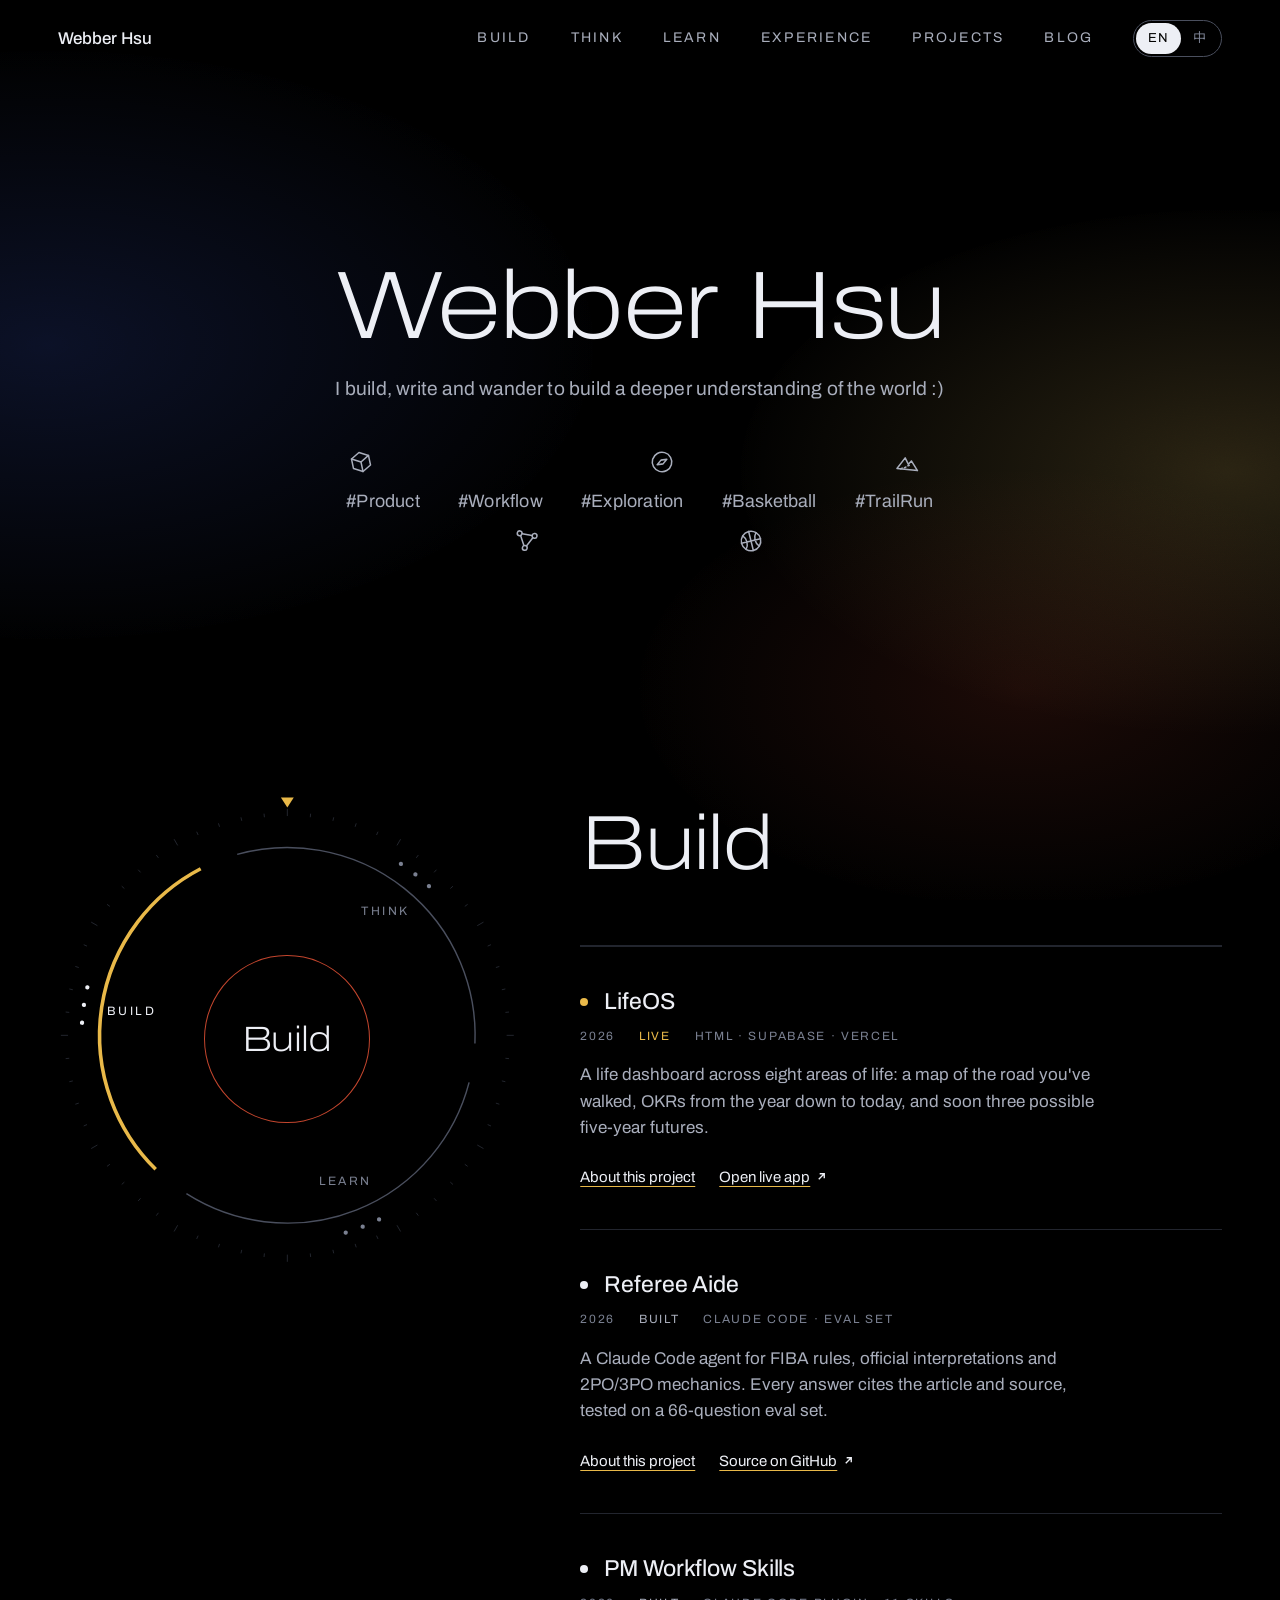
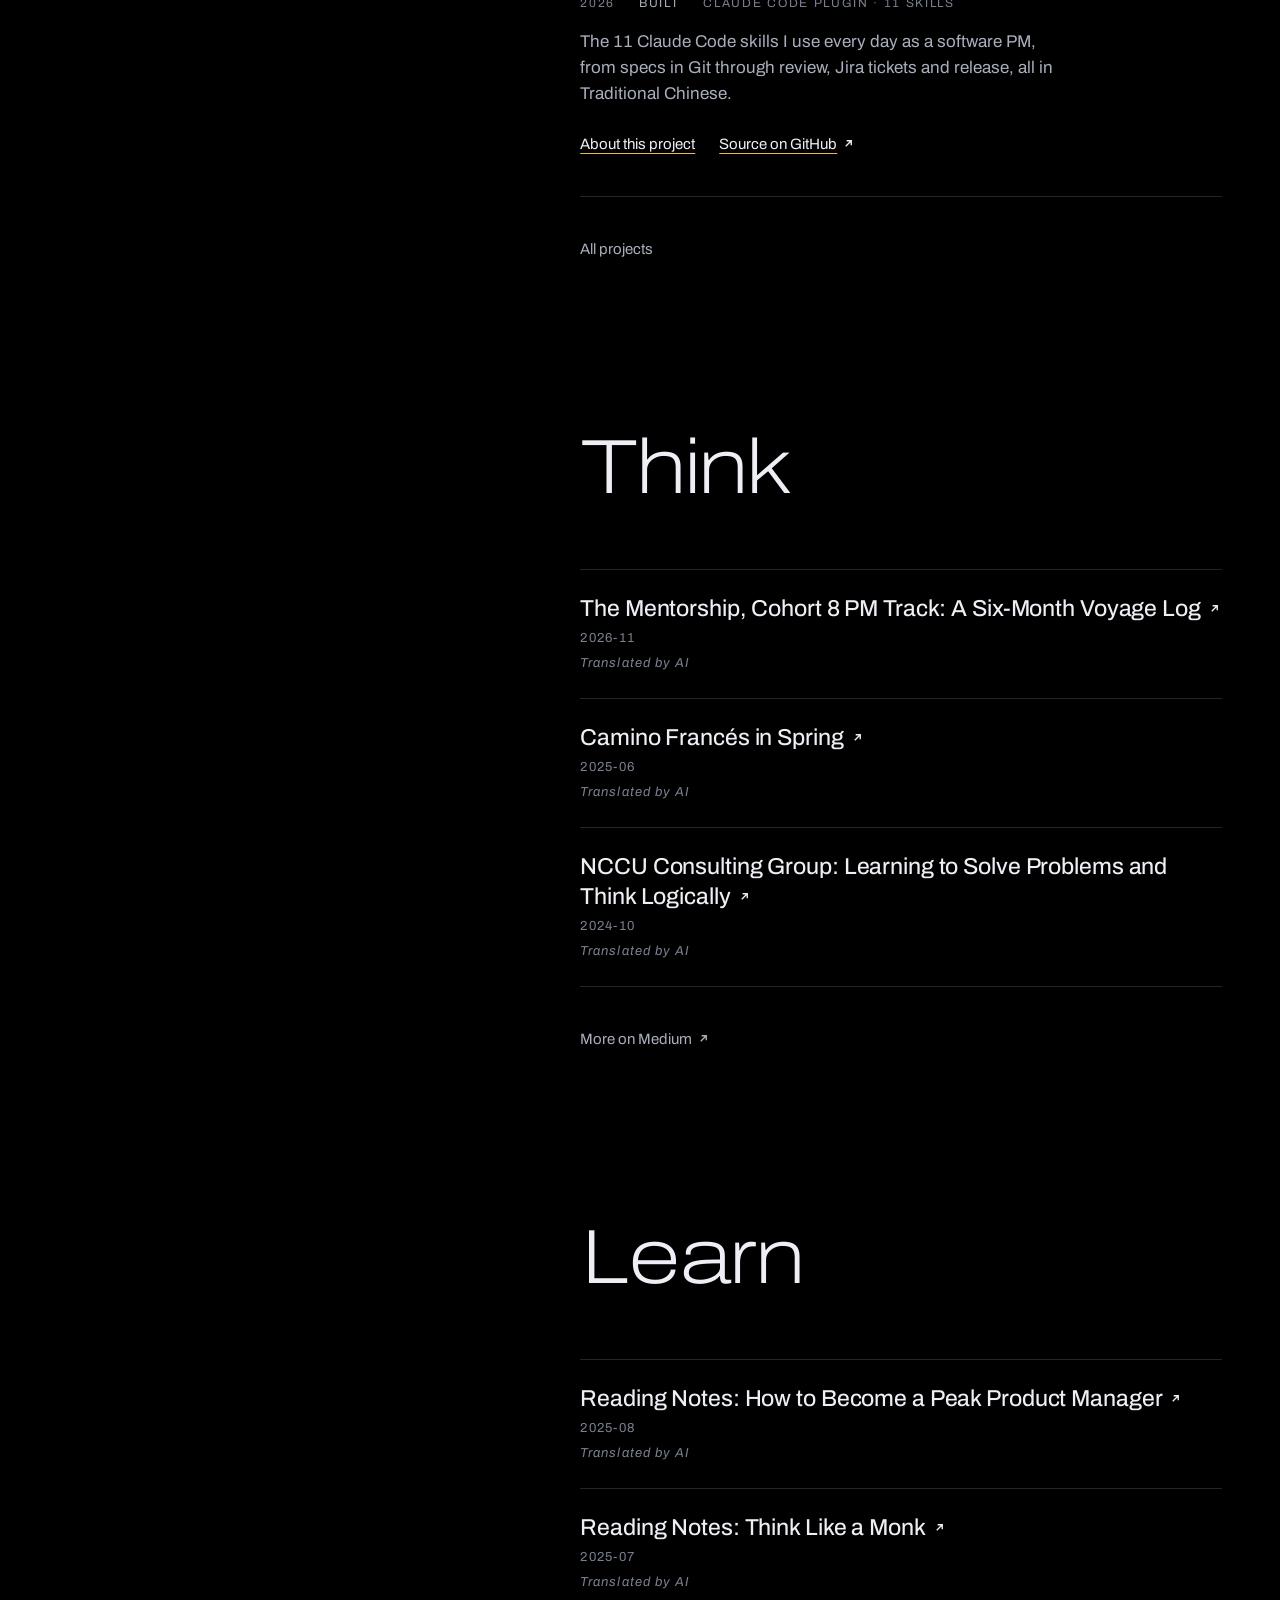
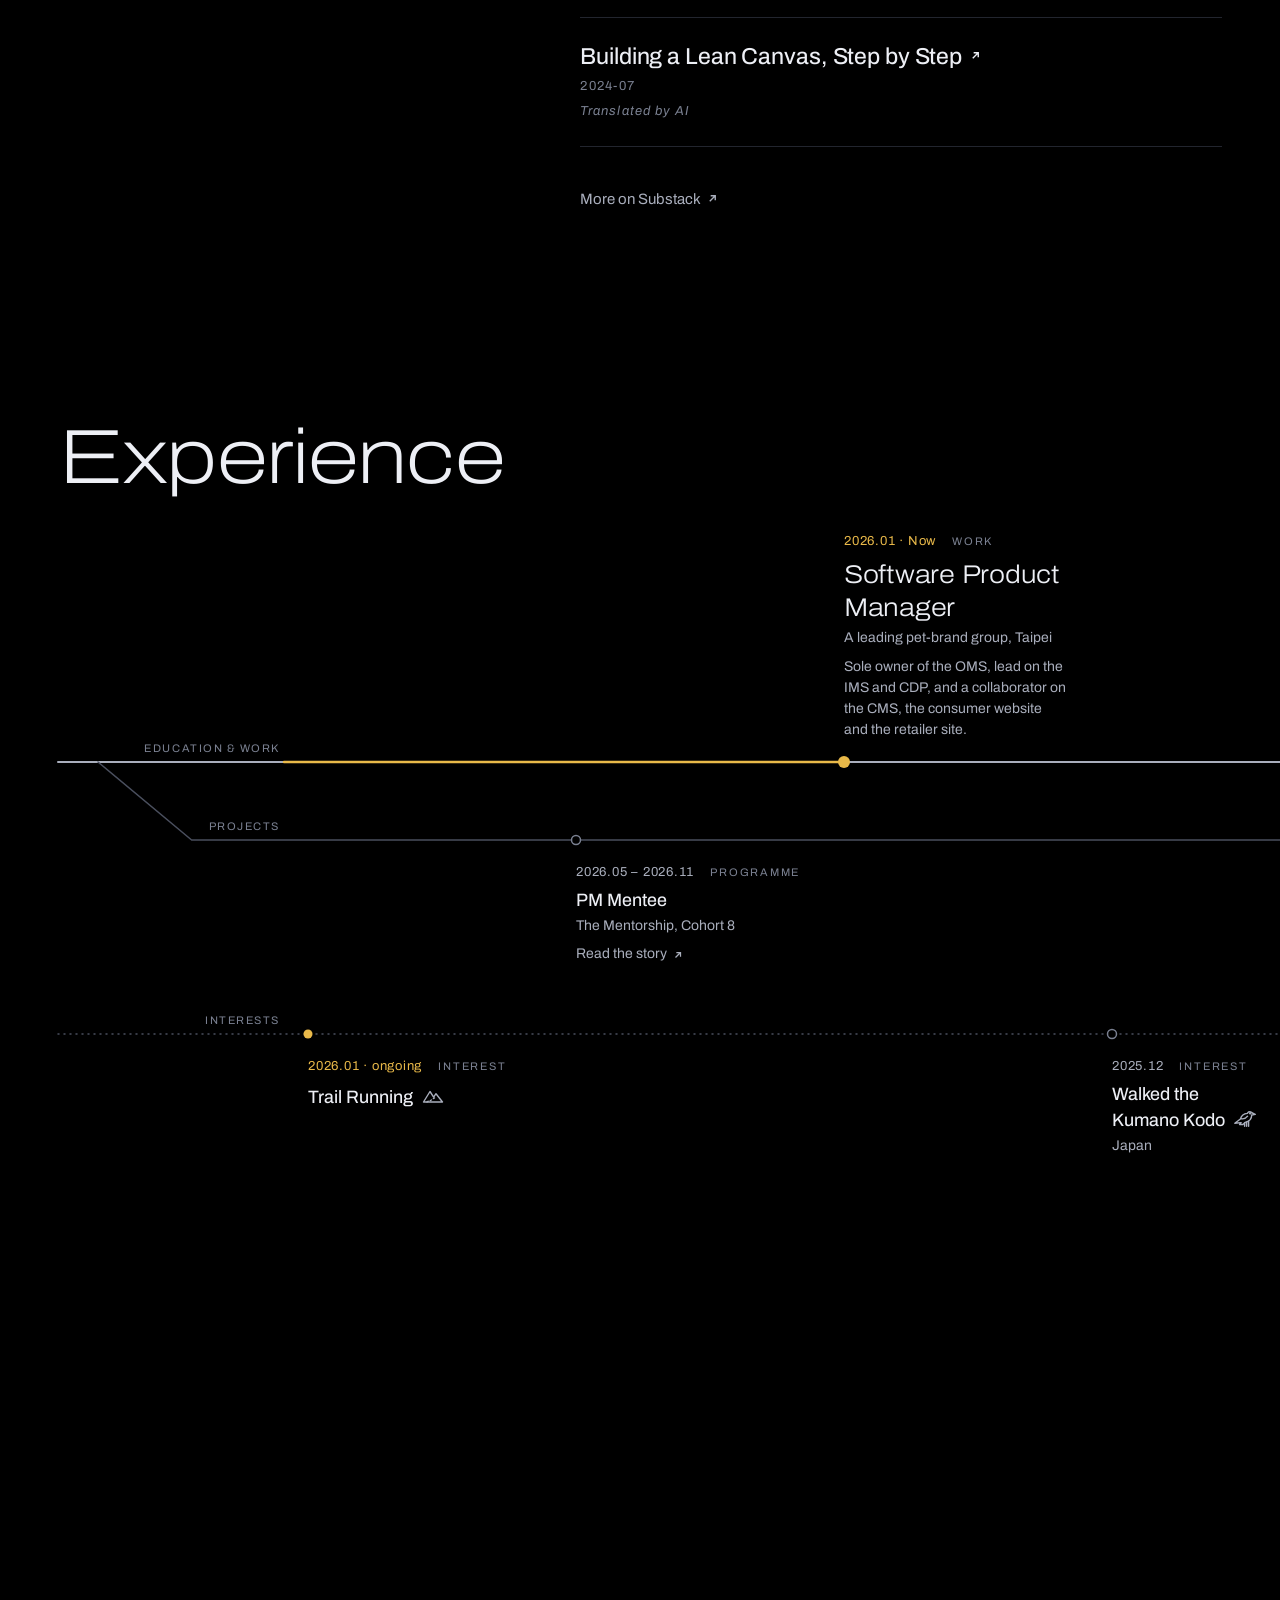
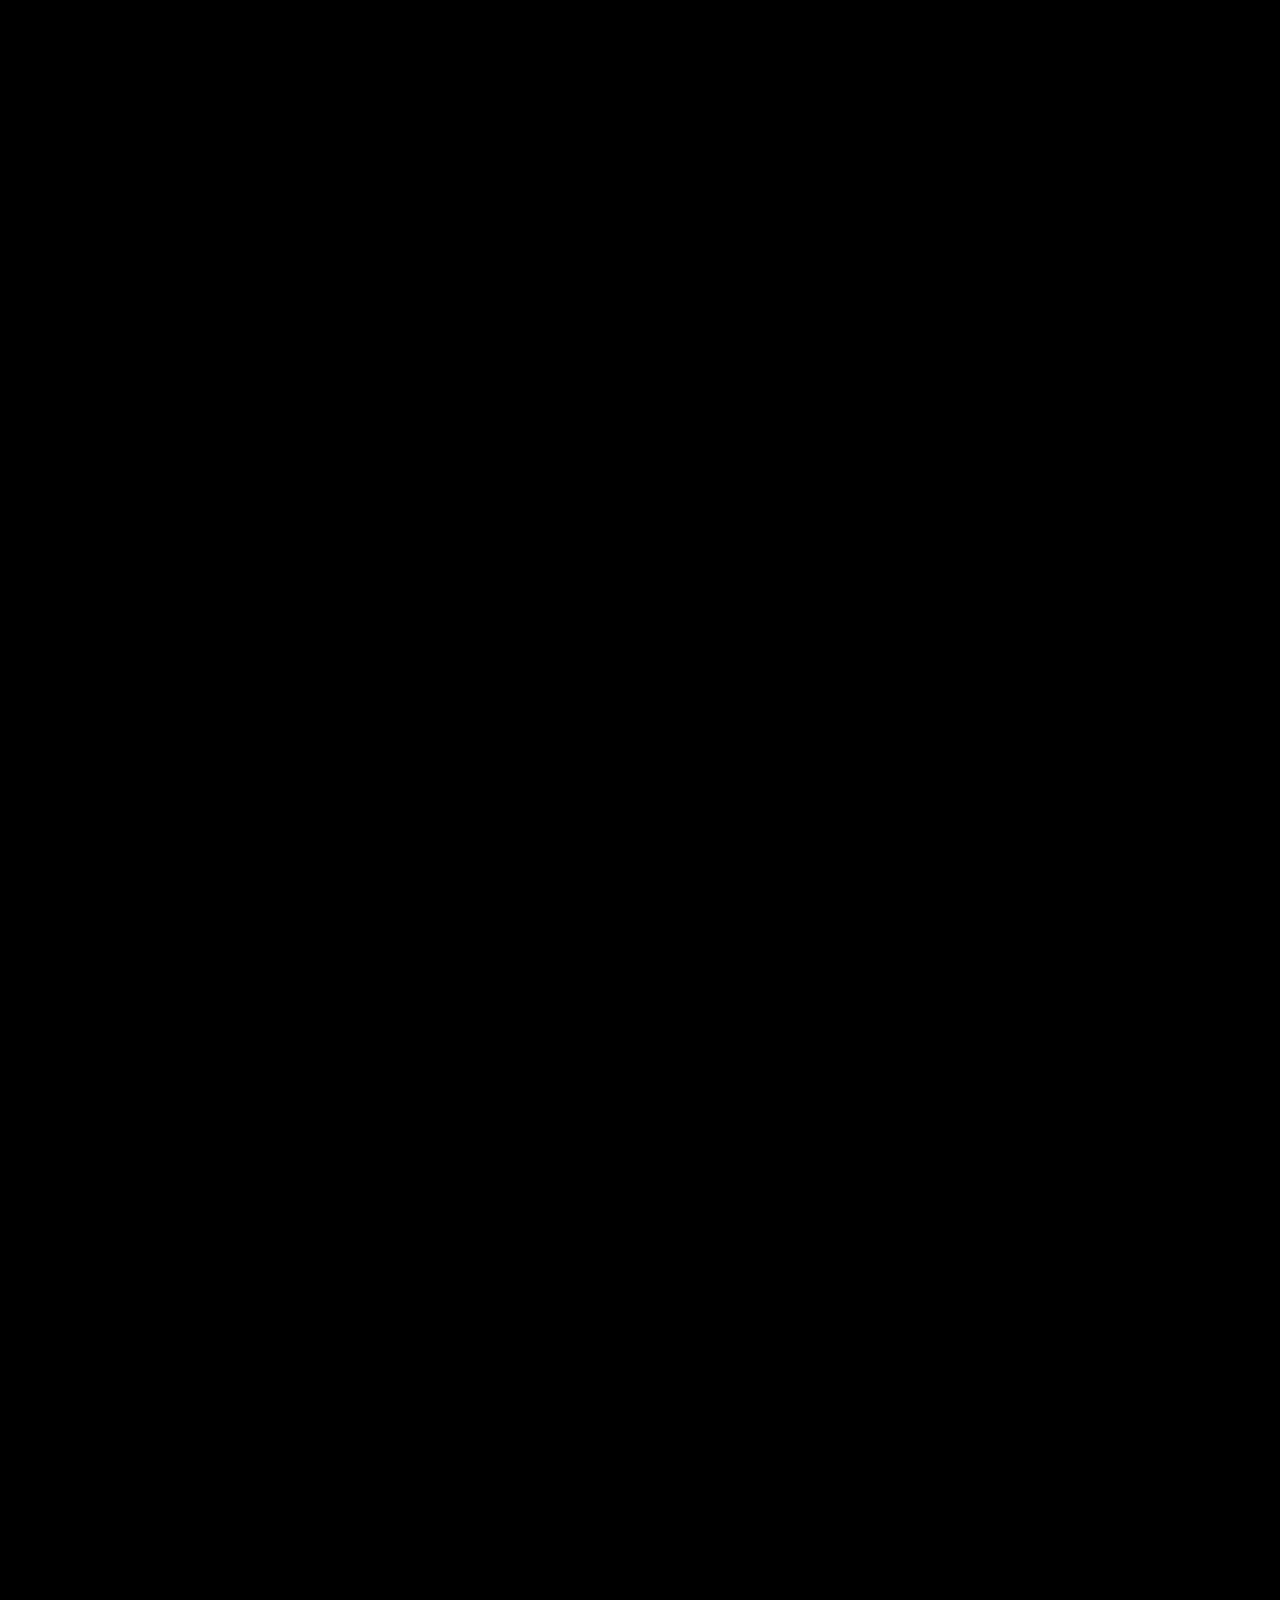
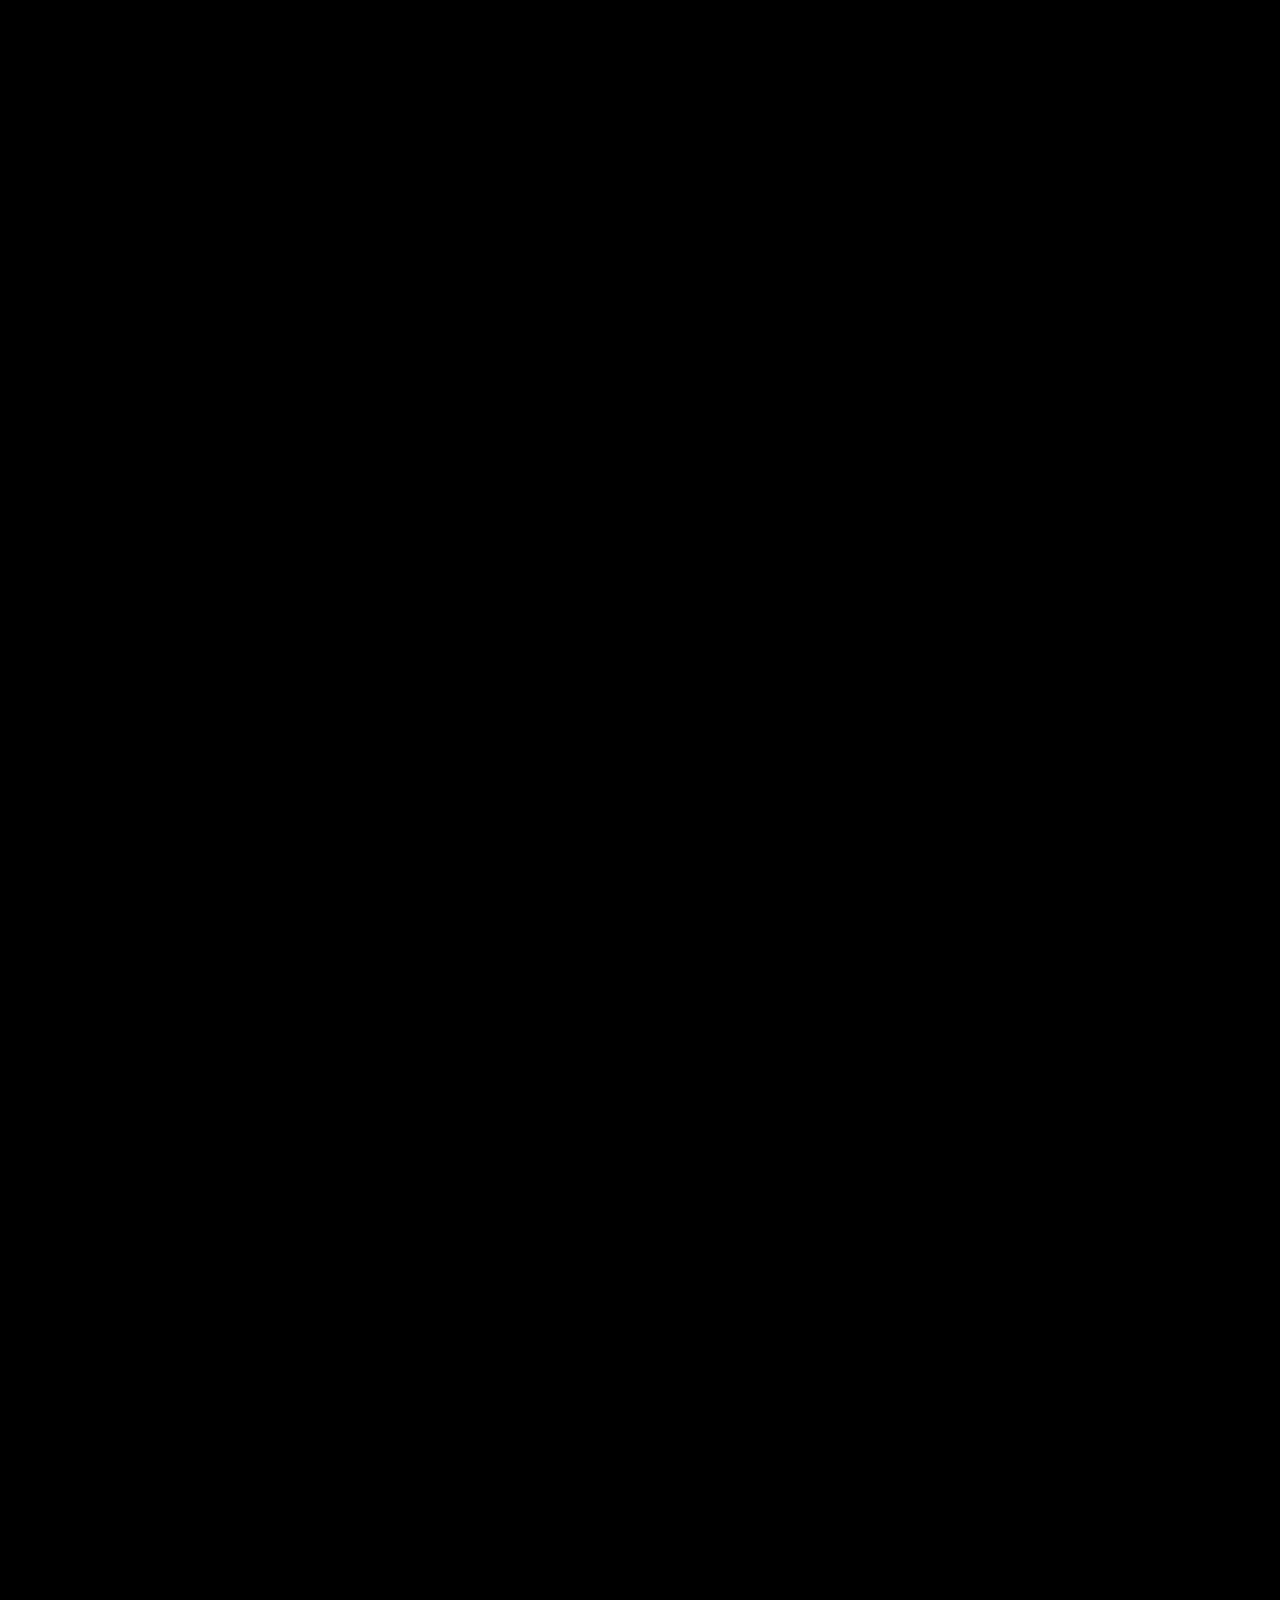
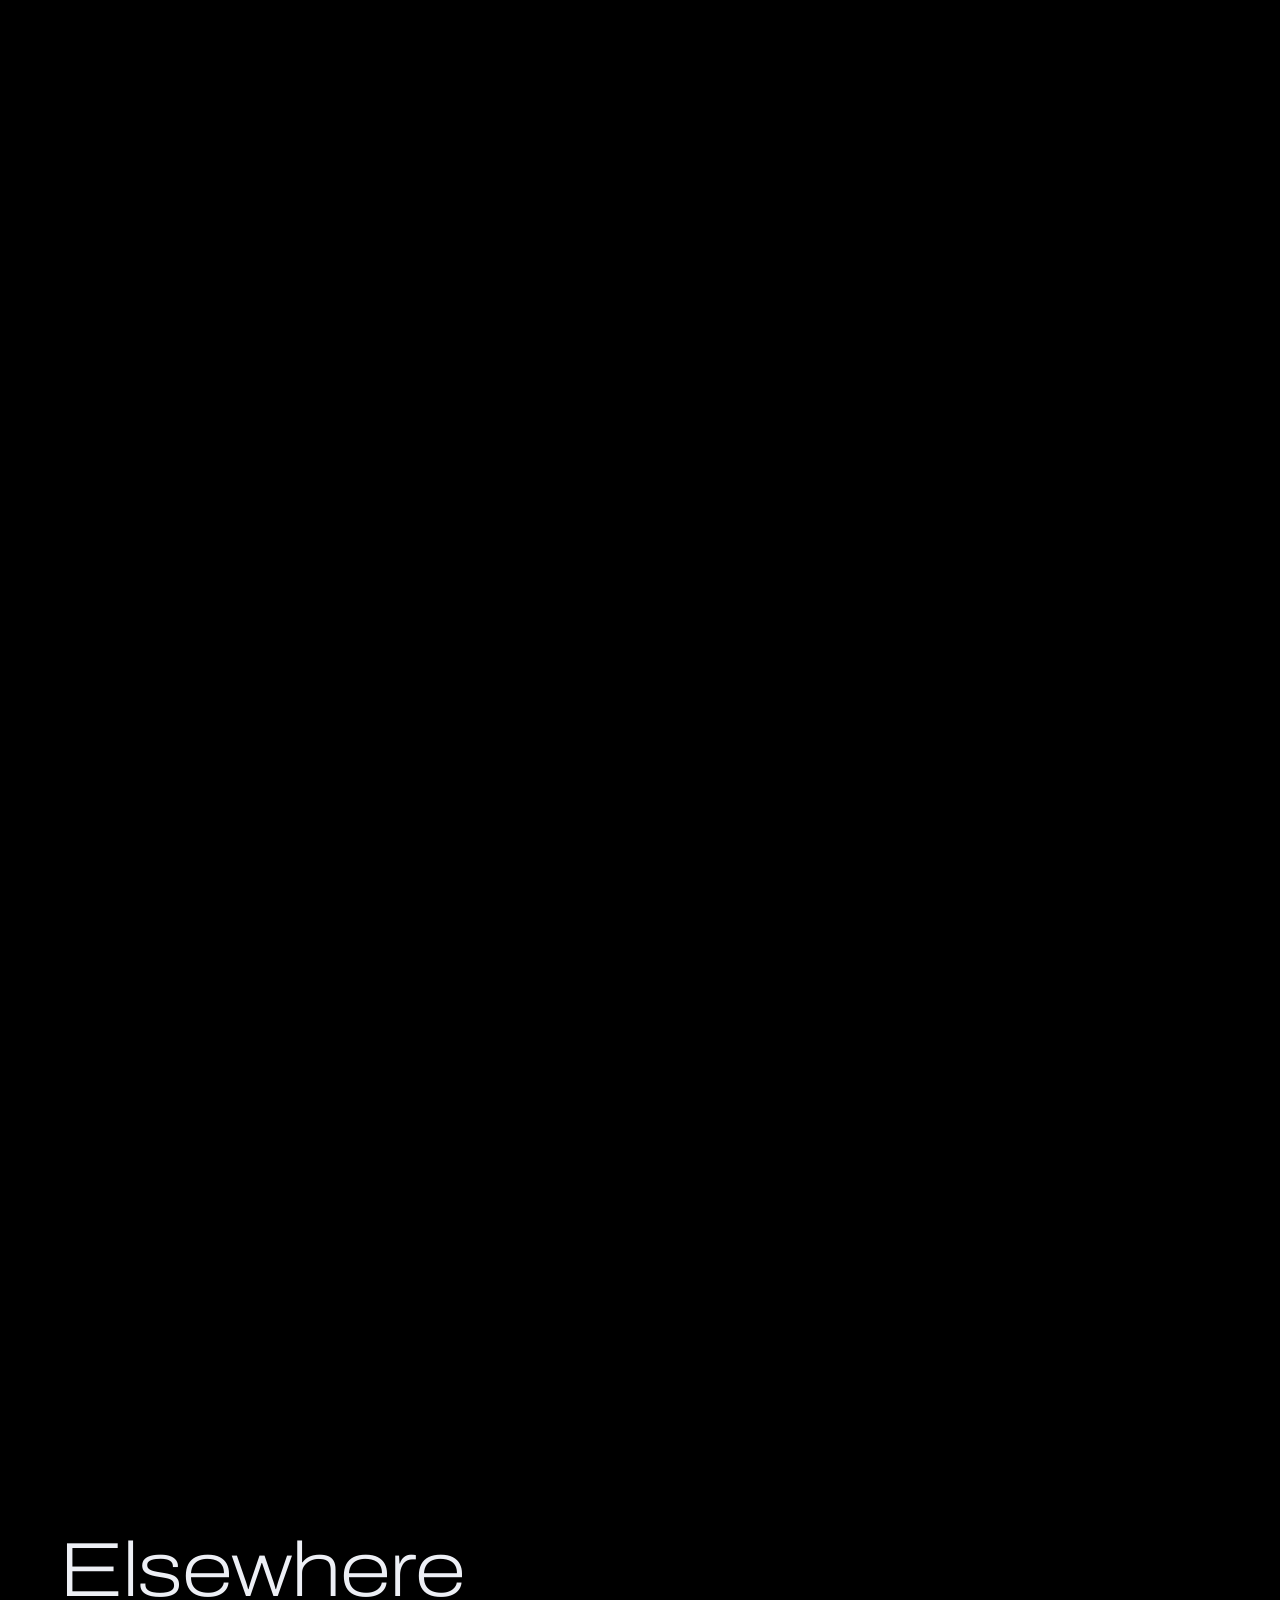
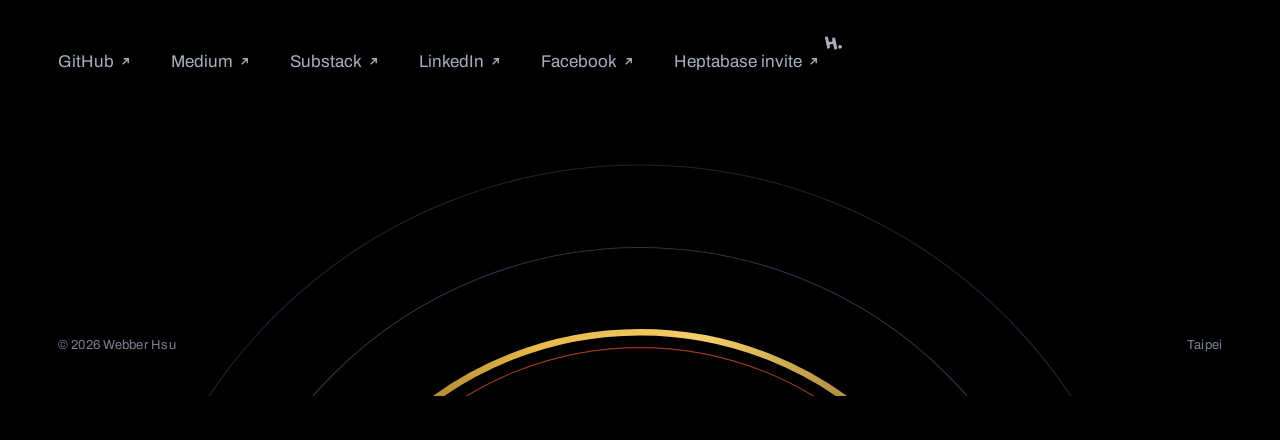
<file: index.html>
<!doctype html>
<html lang="en" data-bg="accretion">
<head>
<meta charset="utf-8">
<meta name="viewport" content="width=device-width, initial-scale=1">
<title>Webber Hsu</title>
<meta name="description" content="Webber Hsu (徐偉博), a software product manager in Taipei. I build, write and wander to build a deeper understanding of the world.">
<meta name="theme-color" content="#000000">
<link rel="icon" href="favicon.svg" type="image/svg+xml">
<link rel="canonical" href="https://tsuwebber.github.io/">
<link rel="apple-touch-icon" href="apple-touch-icon.png">
<meta property="og:type" content="website">
<meta property="og:site_name" content="Webber Hsu">
<meta property="og:url" content="https://tsuwebber.github.io/">
<meta property="og:title" content="Webber Hsu 徐偉博">
<meta property="og:description" content="I build, write and wander to build a deeper understanding of the world. Product manager in Taipei.">
<meta property="og:image" content="https://tsuwebber.github.io/og.png">
<meta property="og:image:width" content="1200">
<meta property="og:image:height" content="630">
<meta property="og:image:alt" content="Webber Hsu 徐偉博 — I build, write and wander to build a deeper understanding of the world.">
<meta name="twitter:card" content="summary_large_image">
<link rel="preconnect" href="https://fonts.googleapis.com">
<link rel="preconnect" href="https://fonts.gstatic.com" crossorigin>
<link rel="stylesheet" href="https://fonts.googleapis.com/css2?family=Archivo:wdth,wght@62..125,100..800&family=Noto+Sans+TC:wght@200;300;400;500&display=swap">
<link rel="stylesheet" href="styles.css">
</head>
<body>
<a class="skip" href="#hub" data-i18n="skip">Skip to work</a>

<header class="bar">
  <a class="wordmark" href="#top" data-i18n="wordmark">Webber Hsu</a>
  <nav id="primary-nav" aria-label="Primary">
    <span class="menu-label" data-menu-label aria-hidden="true"></span>
    <a href="#build" data-cat-link="build" data-i18n="nav.build">Build</a>
    <a href="#think" data-cat-link="think" data-i18n="nav.think">Think</a>
    <a href="#learn" data-cat-link="learn" data-i18n="nav.learn">Learn</a>
    <a href="#experience" data-i18n="nav.exp">Experience</a>
    <a href="works.html" class="nav-page" data-i18n="nav.work">Projects</a>
    <a href="blog.html" class="nav-page" data-i18n="nav.blog">Blog</a>
    <div class="menu-ext" data-menu-ext></div>
  </nav>
  <div class="lang" role="group" aria-label="Language">
    <button type="button" data-lang="en" aria-pressed="true">EN</button>
    <button type="button" data-lang="zh" aria-pressed="false">中</button>
  </div>
  <button type="button" class="menu-btn" data-menu aria-expanded="false" aria-controls="primary-nav" aria-label="Open menu"><span></span><span></span></button>
</header>

<main id="top">
  <section class="hero" aria-labelledby="hero-name">
    <h1 id="hero-name" class="name"><span class="name-en" lang="en">Webber Hsu</span><span class="name-cjk" lang="zh-Hant">徐偉博</span></h1>
    <p class="motto" data-i18n="motto">I build, write and wander to build a deeper understanding of the world :)</p>
    <ul class="tags" data-tags aria-label="Interests"></ul>
  </section>

  <section id="hub" class="section hub" aria-labelledby="hub-h">
    <h2 id="hub-h" class="visually-hidden" data-i18n="hub.h">Build, Think, Learn</h2>
    <div class="hub-grid">
      <div class="dial-wrap">
        <div class="dial" data-dial>
          <svg class="dial-art" viewBox="0 0 640 640" role="group" aria-label="Build, Think, Learn" data-dial-svg>
            <g class="dial-ticks" data-dial-ticks aria-hidden="true"></g>
            <g class="dial-rotor" data-rotor></g>
            <g class="dial-labels" data-dial-labels aria-hidden="true"></g>
            <path class="dial-pointer" d="M320 2 L311 -12 L329 -12 Z" aria-hidden="true"/>
          </svg>
          <div class="dial-core" aria-hidden="true">
            <span class="dial-core-name" data-core-name></span>
          </div>
        </div>
        <p class="dial-caption" aria-hidden="true"><span data-core-name></span></p>
      </div>
      <div class="panel" id="hub-panel" data-panel></div>
    </div>
  </section>

  <section id="experience" class="section exp" aria-labelledby="exp-h">
    <div class="exp-stage" data-exp-stage>
      <h2 id="exp-h" class="exp-h" data-i18n="exp.h">Experience</h2>
      <div class="tl-viewport" data-exp-viewport>
        <ol class="timeline" data-timeline></ol>
      </div>
    </div>
  </section>
</main>

<footer class="foot" aria-labelledby="foot-h">
  <h2 id="foot-h" class="foot-h" data-i18n="foot.h">Elsewhere</h2>
  <ul class="ext ext-foot" data-links></ul>
  <p class="foot-pending" data-links-pending hidden data-i18n="foot.pending">Links are on their way.</p>
  <p class="foot-meta"><span>© 2026 Webber Hsu</span><span data-i18n="foot.meta">Taipei</span></p>
  <svg class="horizon-rise" viewBox="0 0 1000 260" preserveAspectRatio="xMidYMax meet" aria-hidden="true" focusable="false">
    <defs>
      <linearGradient id="beam2" x1="0" y1="0" x2="1" y2="0">
        <stop offset="0" stop-color="#6B4E17"/>
        <stop offset=".35" stop-color="#E9B949"/>
        <stop offset=".6" stop-color="#F4CD6A"/>
        <stop offset="1" stop-color="#6B4E17"/>
      </linearGradient>
    </defs>
    <circle cx="500" cy="520" r="470" fill="none" stroke="#22252E"/>
    <circle cx="500" cy="520" r="395" fill="none" stroke="#30343F"/>
    <circle cx="500" cy="520" r="318" fill="none" stroke="url(#beam2)" stroke-width="6"/>
    <circle cx="500" cy="520" r="304" fill="#000" stroke="#C2452D" stroke-opacity=".8"/>
  </svg>
</footer>

<noscript><p class="noscript">This page draws its content with JavaScript. Code: https://github.com/TsuWebber</p></noscript>
<script src="content.js"></script>
<script src="menu.js"></script>
<script src="main.js"></script>
<script src="peek.js"></script>
</body>
</html>
</file>
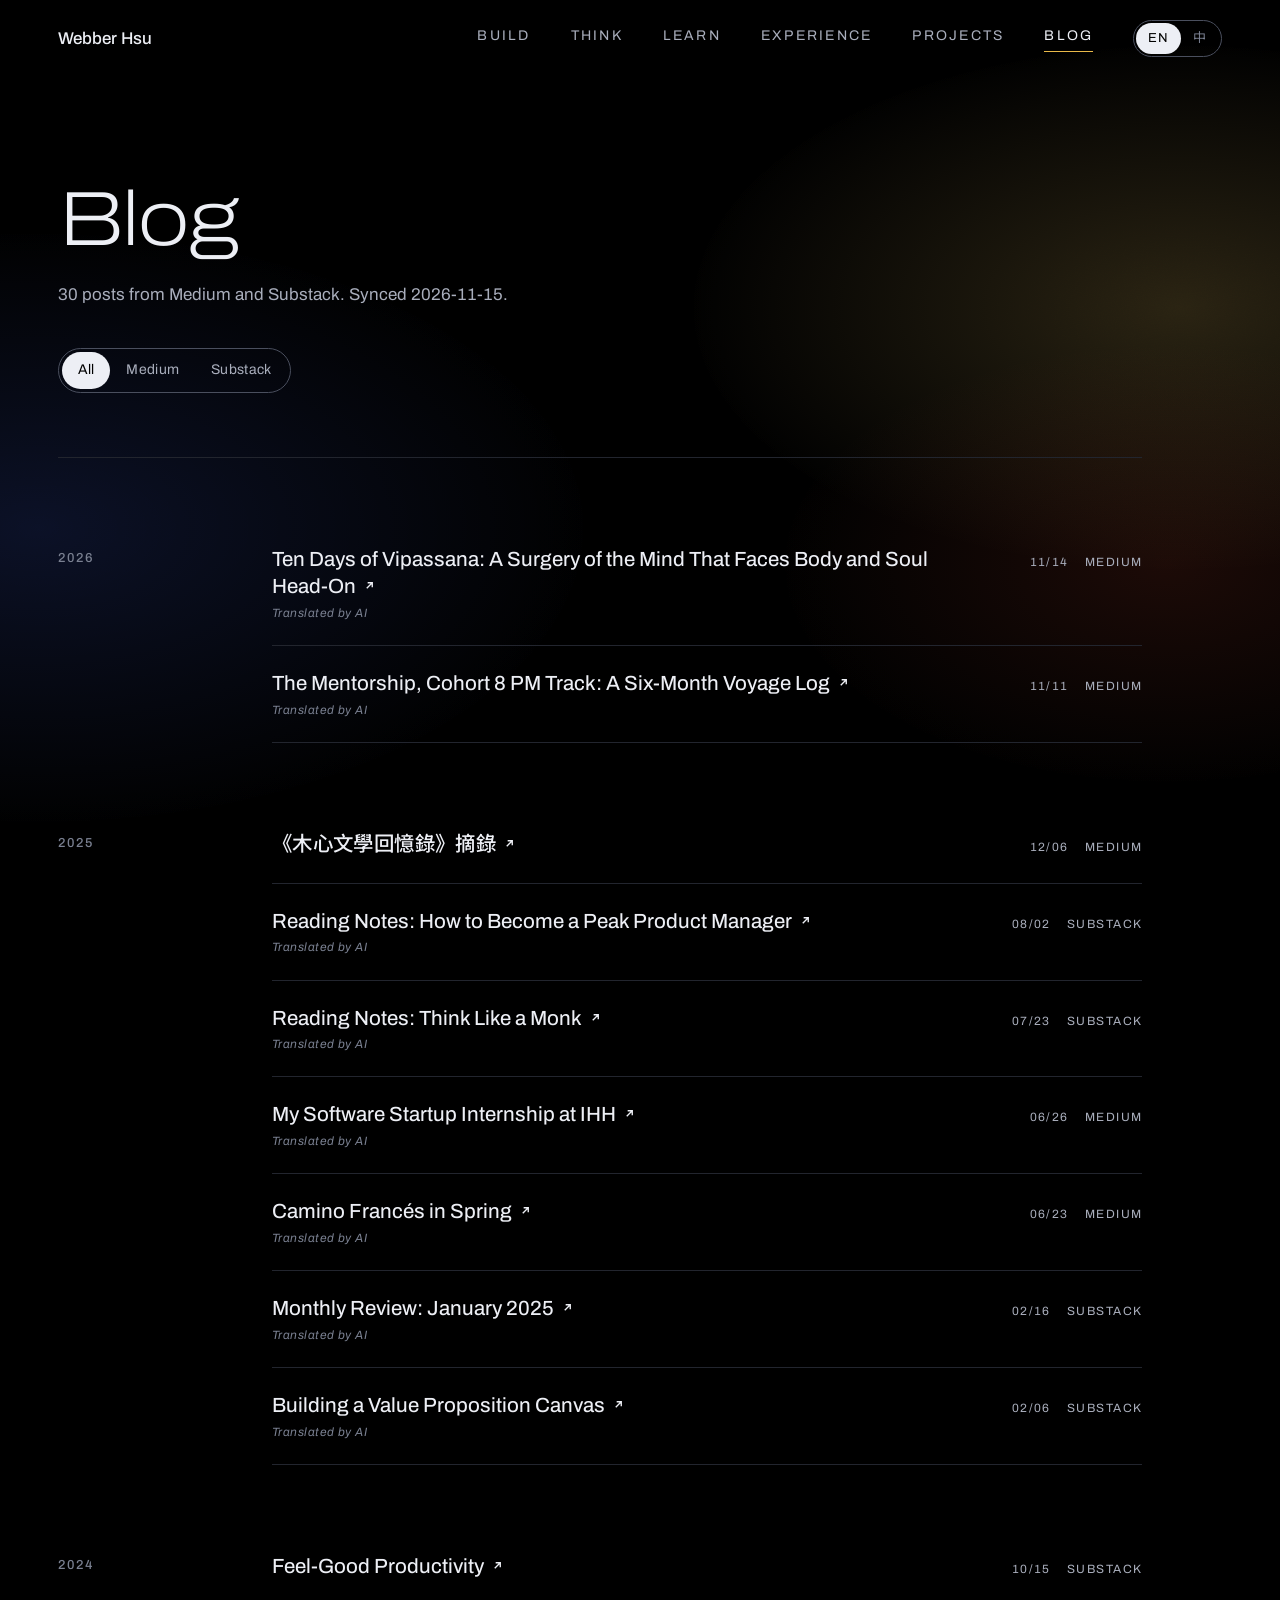
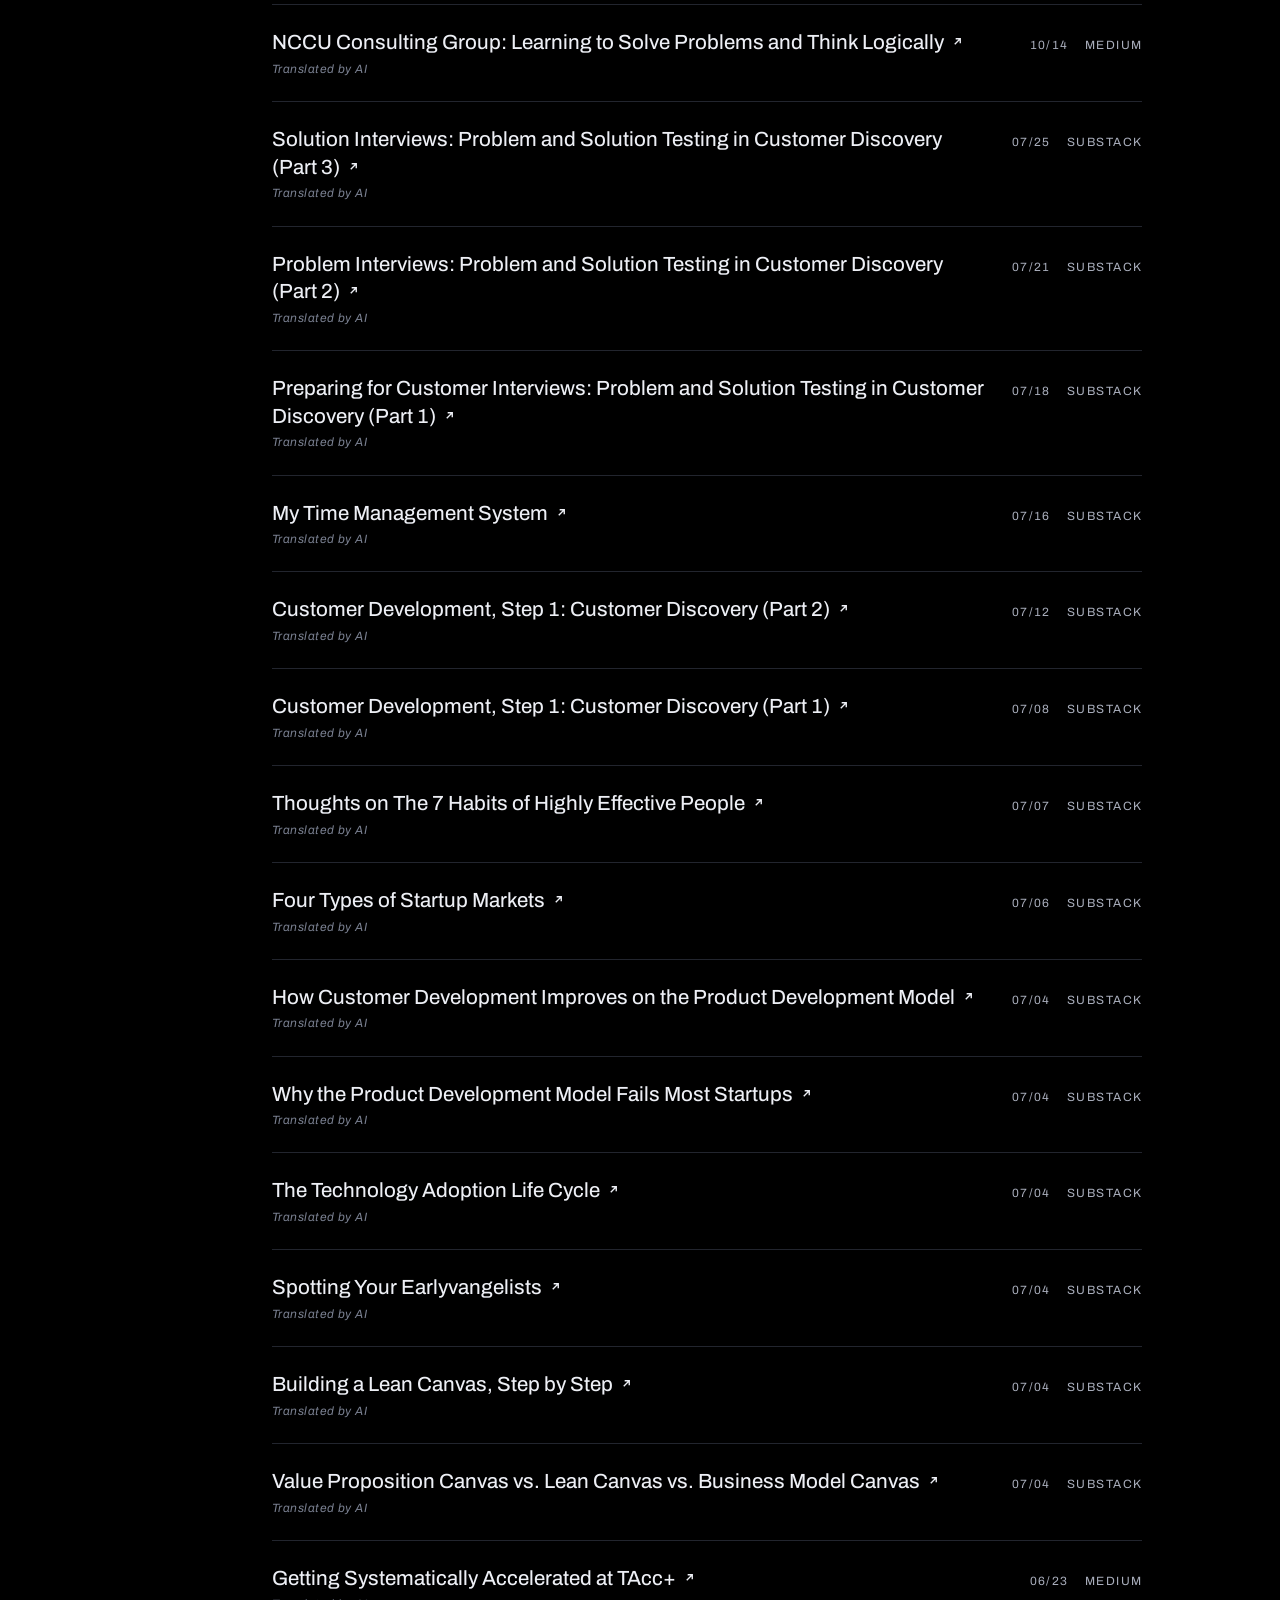
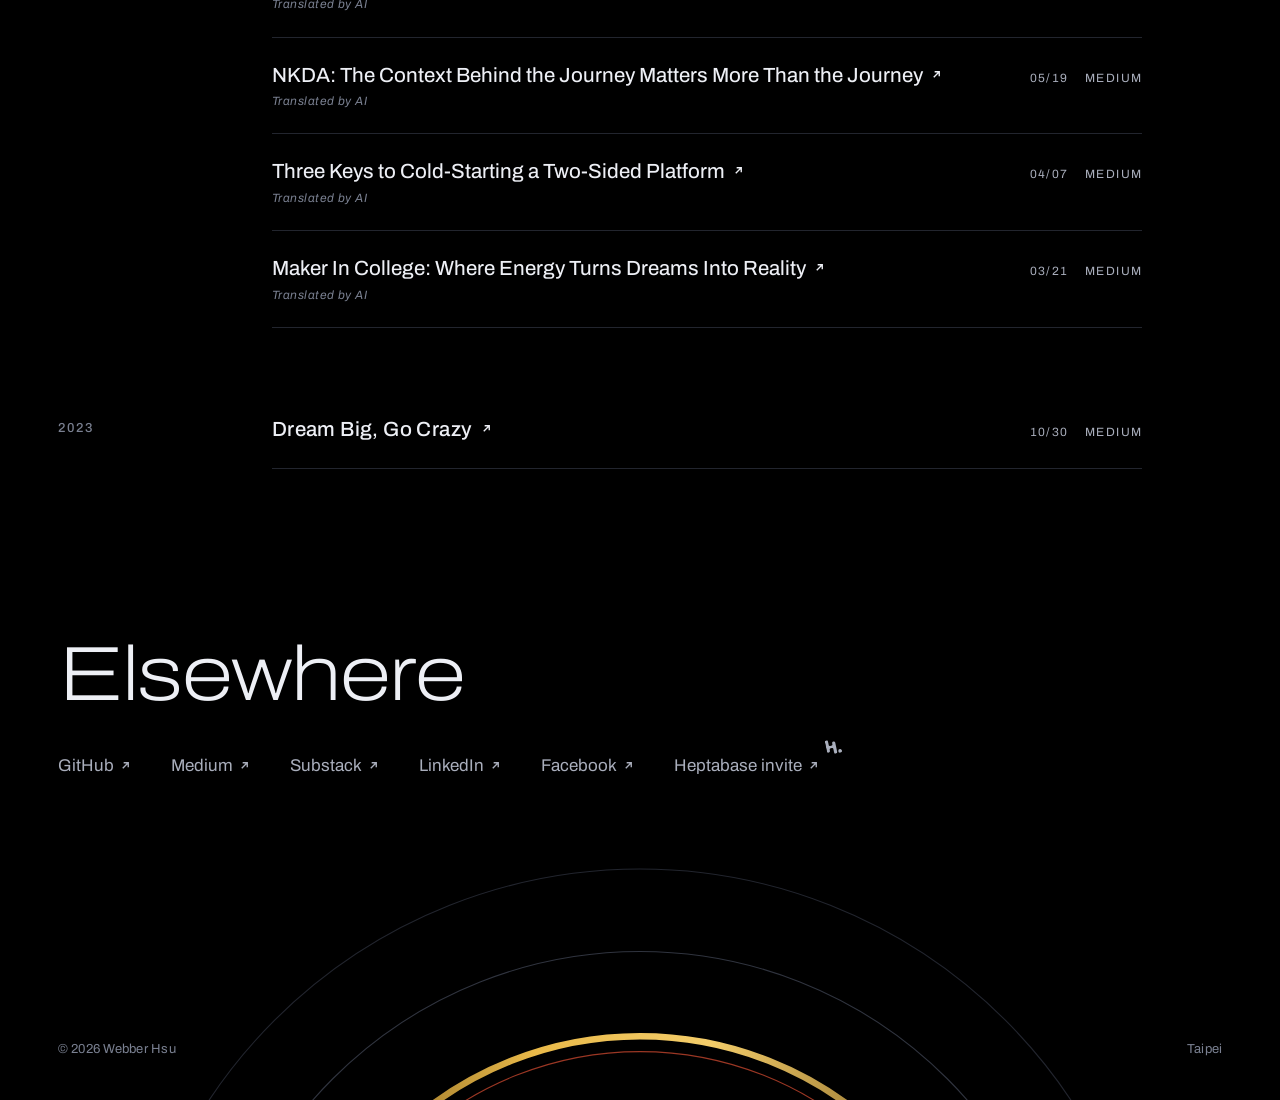
<file: blog.html>
<!doctype html>
<html lang="en" data-bg="accretion">
<head>
<meta charset="utf-8">
<meta name="viewport" content="width=device-width, initial-scale=1">
<title>Blog · Webber Hsu</title>
<meta name="description" content="Everything Webber Hsu (徐偉博) has published on Medium and Substack.">
<meta name="theme-color" content="#000000">
<link rel="icon" href="favicon.svg" type="image/svg+xml">
<link rel="canonical" href="https://tsuwebber.github.io/blog.html">
<link rel="apple-touch-icon" href="apple-touch-icon.png">
<meta property="og:type" content="website">
<meta property="og:site_name" content="Webber Hsu">
<meta property="og:url" content="https://tsuwebber.github.io/blog.html">
<meta property="og:title" content="Blog · Webber Hsu 徐偉博">
<meta property="og:description" content="Everything Webber Hsu (徐偉博) has published on Medium and Substack.">
<meta property="og:image" content="https://tsuwebber.github.io/og.png">
<meta property="og:image:width" content="1200">
<meta property="og:image:height" content="630">
<meta property="og:image:alt" content="Webber Hsu 徐偉博 — I build, write and wander to build a deeper understanding of the world.">
<meta name="twitter:card" content="summary_large_image">
<link rel="preconnect" href="https://fonts.googleapis.com">
<link rel="preconnect" href="https://fonts.gstatic.com" crossorigin>
<link rel="stylesheet" href="https://fonts.googleapis.com/css2?family=Archivo:wdth,wght@62..125,100..800&family=Noto+Sans+TC:wght@200;300;400;500&display=swap">
<link rel="stylesheet" href="styles.css">
</head>
<body class="page-blog">
<a class="skip" href="#posts" data-i18n="skip">Skip to posts</a>

<header class="bar">
  <a class="wordmark" href="index.html" data-i18n="wordmark">Webber Hsu</a>
  <nav id="primary-nav" aria-label="Primary">
    <span class="menu-label" data-menu-label aria-hidden="true"></span>
    <a href="index.html#build" data-i18n="nav.build">Build</a>
    <a href="index.html#think" data-i18n="nav.think">Think</a>
    <a href="index.html#learn" data-i18n="nav.learn">Learn</a>
    <a href="index.html#experience" data-i18n="nav.exp">Experience</a>
    <a href="works.html" class="nav-page" data-i18n="nav.work">Projects</a>
    <a href="blog.html" class="nav-page is-current" aria-current="page" data-i18n="nav.blog">Blog</a>
    <div class="menu-ext" data-menu-ext></div>
  </nav>
  <div class="lang" role="group" aria-label="Language">
    <button type="button" data-lang="en" aria-pressed="true">EN</button>
    <button type="button" data-lang="zh" aria-pressed="false">中</button>
  </div>
  <button type="button" class="menu-btn" data-menu aria-expanded="false" aria-controls="primary-nav" aria-label="Open menu"><span></span><span></span></button>
</header>

<main id="top" class="blog">
  <header class="blog-head">
    <h1 class="blog-h" data-i18n="blog.h">Blog</h1>
    <p class="blog-sub" data-blog-sub></p>
    <div class="blog-filter" role="group" aria-label="Source" data-filter>
      <button type="button" data-src="all" aria-pressed="true" data-i18n="f.all">All</button>
      <button type="button" data-src="medium" aria-pressed="false">Medium</button>
      <button type="button" data-src="substack" aria-pressed="false">Substack</button>
    </div>
  </header>
  <div id="posts" class="blog-list" data-posts aria-live="polite"></div>
</main>

<footer class="foot" aria-labelledby="foot-h">
  <h2 id="foot-h" class="foot-h" data-i18n="foot.h">Elsewhere</h2>
  <ul class="ext ext-foot" data-links></ul>
  <p class="foot-meta"><span>© 2026 Webber Hsu</span><span data-i18n="foot.meta">Taipei</span></p>
  <svg class="horizon-rise" viewBox="0 0 1000 260" preserveAspectRatio="xMidYMax meet" aria-hidden="true" focusable="false">
    <defs>
      <linearGradient id="beam2" x1="0" y1="0" x2="1" y2="0">
        <stop offset="0" stop-color="#6B4E17"/>
        <stop offset=".35" stop-color="#E9B949"/>
        <stop offset=".6" stop-color="#F4CD6A"/>
        <stop offset="1" stop-color="#6B4E17"/>
      </linearGradient>
    </defs>
    <circle cx="500" cy="520" r="470" fill="none" stroke="#22252E"/>
    <circle cx="500" cy="520" r="395" fill="none" stroke="#30343F"/>
    <circle cx="500" cy="520" r="318" fill="none" stroke="url(#beam2)" stroke-width="6"/>
    <circle cx="500" cy="520" r="304" fill="#000" stroke="#C2452D" stroke-opacity=".8"/>
  </svg>
</footer>

<script src="content.js"></script>
<script src="menu.js"></script>
<script src="blog.js"></script>
</body>
</html>
</file>
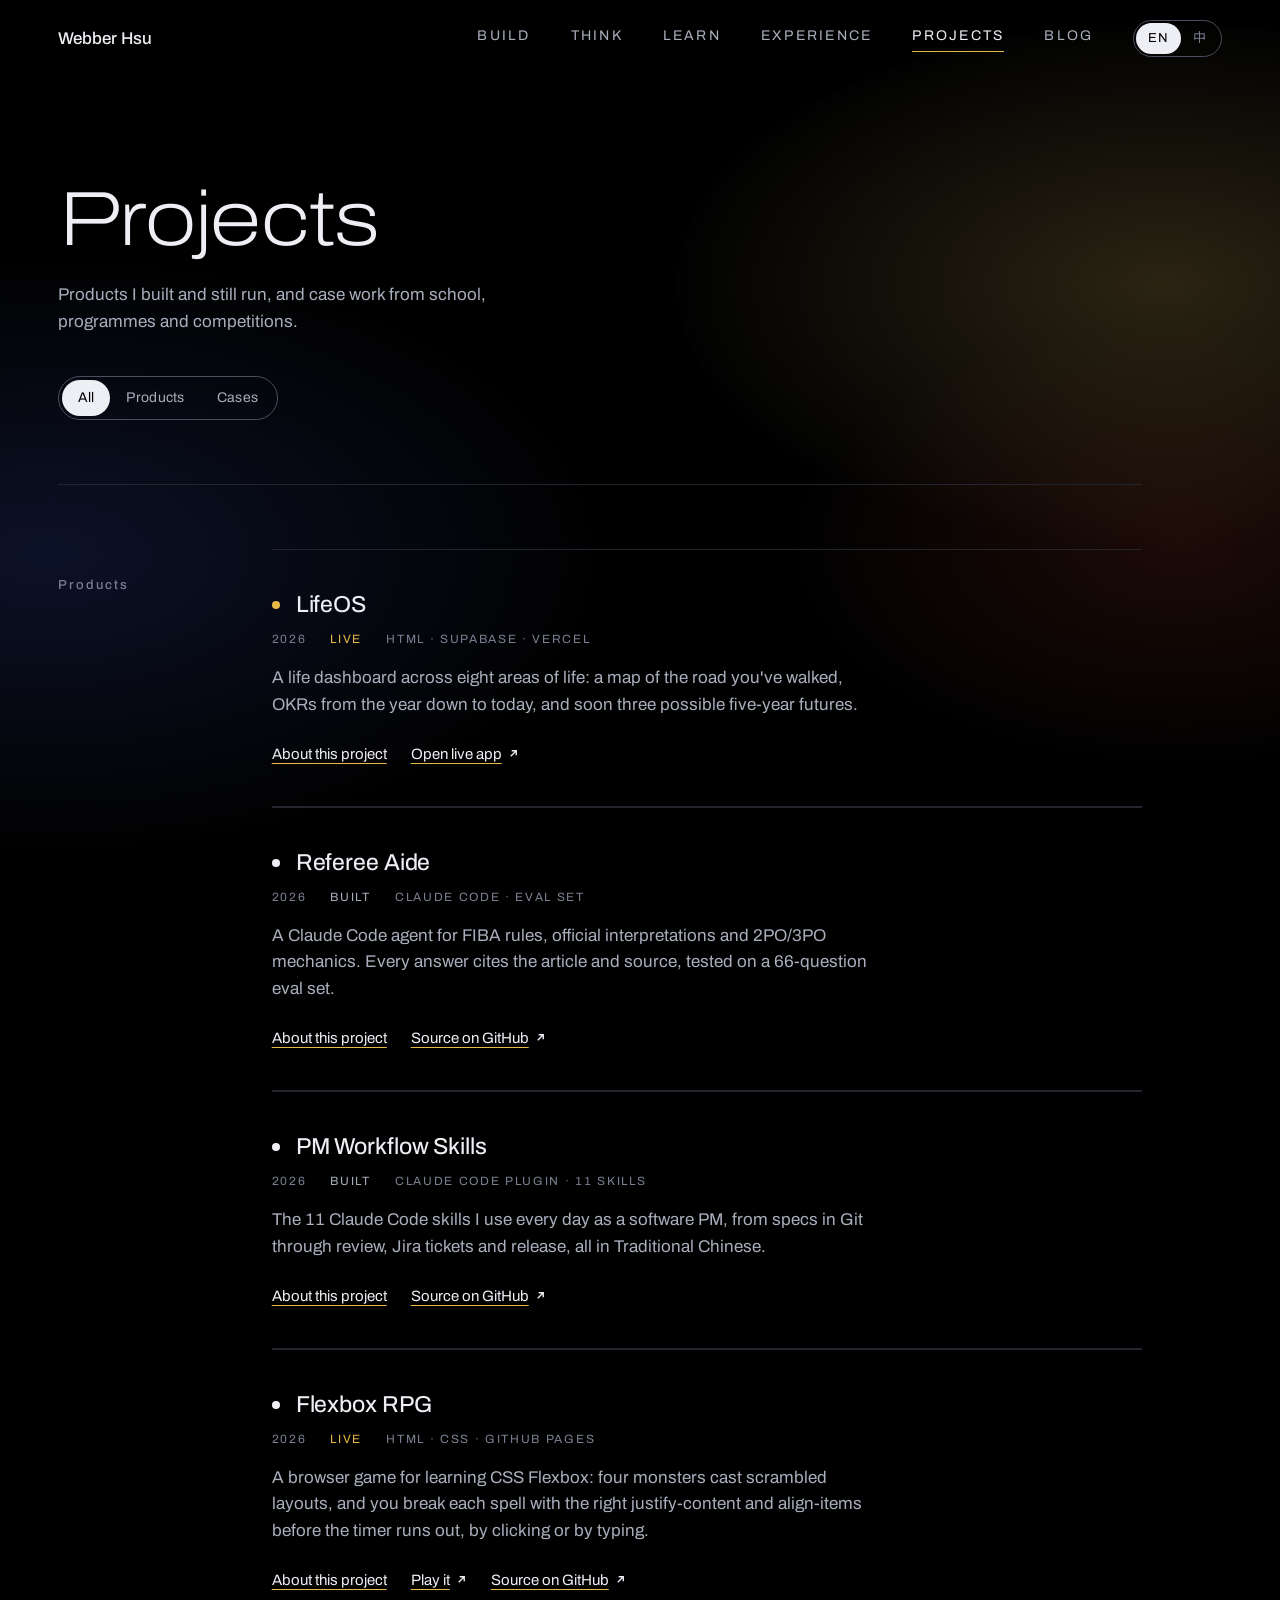
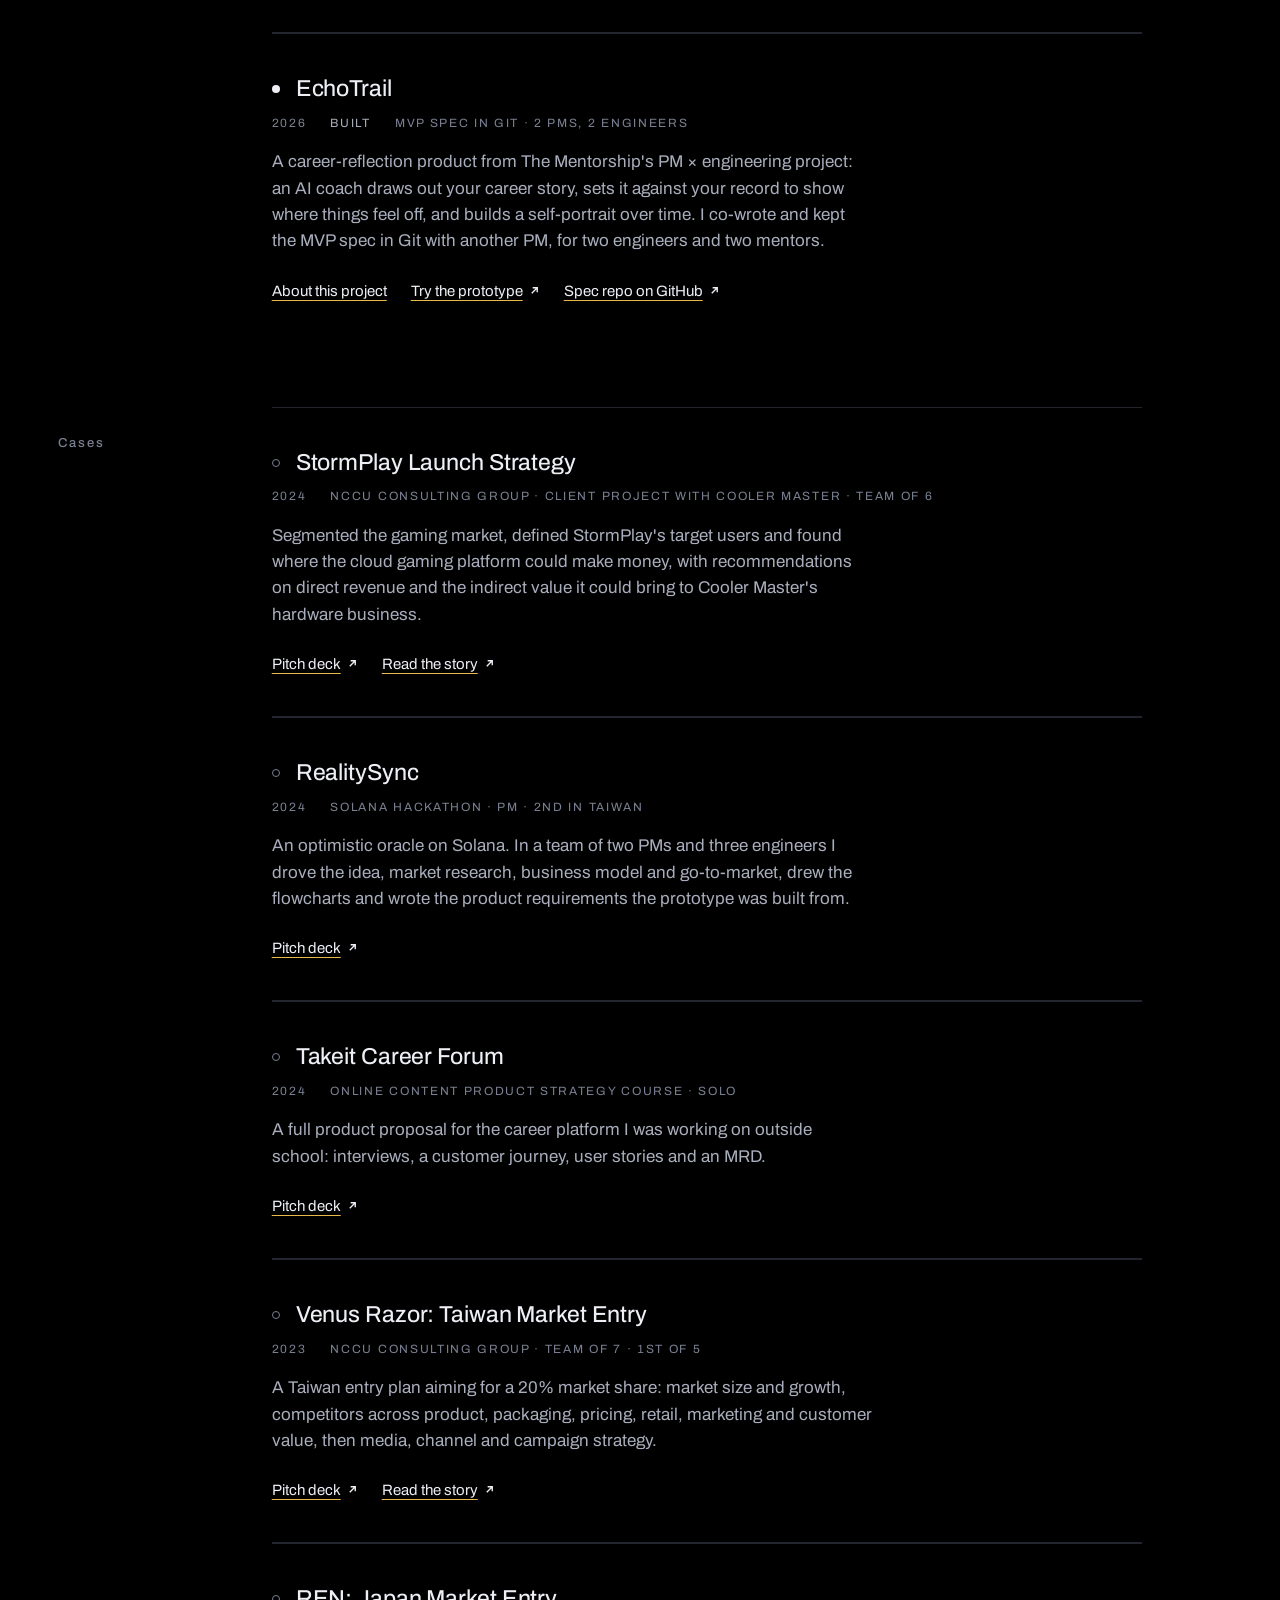
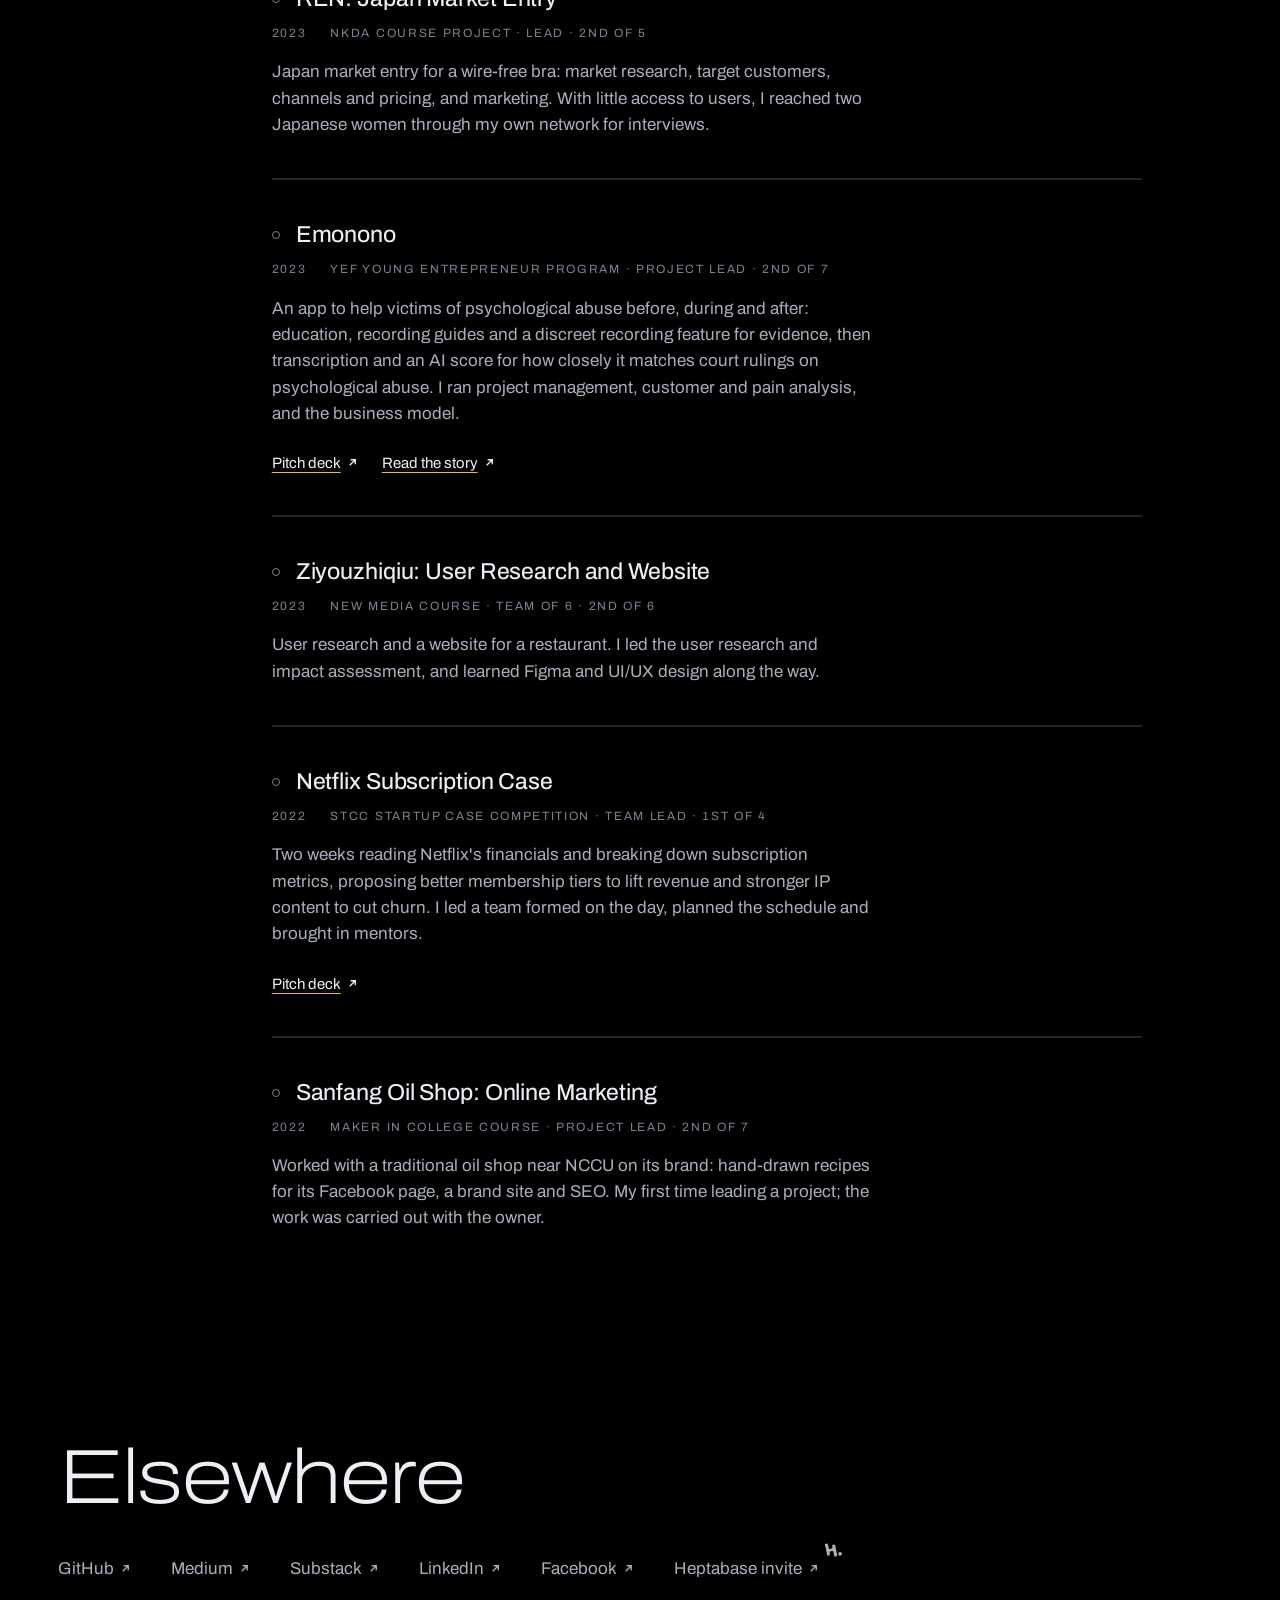
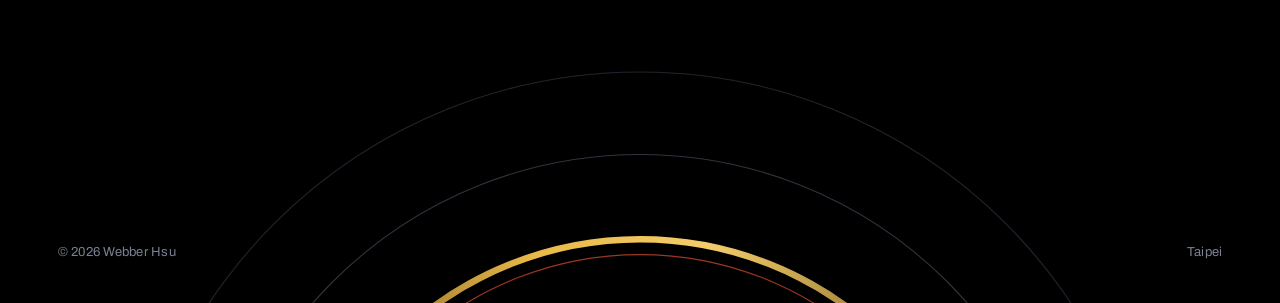
<file: works.html>
<!doctype html>
<html lang="en" data-bg="accretion">
<head>
<meta charset="utf-8">
<meta name="viewport" content="width=device-width, initial-scale=1">
<title>Projects · Webber Hsu</title>
<meta name="description" content="Everything Webber Hsu (徐偉博) has built: side projects and past projects.">
<meta name="theme-color" content="#000000">
<link rel="icon" href="favicon.svg" type="image/svg+xml">
<link rel="canonical" href="https://tsuwebber.github.io/works.html">
<link rel="apple-touch-icon" href="apple-touch-icon.png">
<meta property="og:type" content="website">
<meta property="og:site_name" content="Webber Hsu">
<meta property="og:url" content="https://tsuwebber.github.io/works.html">
<meta property="og:title" content="Projects · Webber Hsu 徐偉博">
<meta property="og:description" content="Everything Webber Hsu (徐偉博) has built: side projects and past projects.">
<meta property="og:image" content="https://tsuwebber.github.io/og.png">
<meta property="og:image:width" content="1200">
<meta property="og:image:height" content="630">
<meta property="og:image:alt" content="Webber Hsu 徐偉博 — I build, write and wander to build a deeper understanding of the world.">
<meta name="twitter:card" content="summary_large_image">
<link rel="preconnect" href="https://fonts.googleapis.com">
<link rel="preconnect" href="https://fonts.gstatic.com" crossorigin>
<link rel="stylesheet" href="https://fonts.googleapis.com/css2?family=Archivo:wdth,wght@62..125,100..800&family=Noto+Sans+TC:wght@200;300;400;500&display=swap">
<link rel="stylesheet" href="styles.css">
</head>
<body class="page-blog page-work">
<a class="skip" href="#works" data-i18n="skip">Skip to projects</a>

<header class="bar">
  <a class="wordmark" href="index.html" data-i18n="wordmark">Webber Hsu</a>
  <nav id="primary-nav" aria-label="Primary">
    <span class="menu-label" data-menu-label aria-hidden="true"></span>
    <a href="index.html#build" data-i18n="nav.build">Build</a>
    <a href="index.html#think" data-i18n="nav.think">Think</a>
    <a href="index.html#learn" data-i18n="nav.learn">Learn</a>
    <a href="index.html#experience" data-i18n="nav.exp">Experience</a>
    <a href="works.html" class="nav-page is-current" aria-current="page" data-i18n="nav.work">Projects</a>
    <a href="blog.html" class="nav-page" data-i18n="nav.blog">Blog</a>
    <div class="menu-ext" data-menu-ext></div>
  </nav>
  <div class="lang" role="group" aria-label="Language">
    <button type="button" data-lang="en" aria-pressed="true">EN</button>
    <button type="button" data-lang="zh" aria-pressed="false">中</button>
  </div>
  <button type="button" class="menu-btn" data-menu aria-expanded="false" aria-controls="primary-nav" aria-label="Open menu"><span></span><span></span></button>
</header>

<main id="top" class="blog">
  <header class="blog-head">
    <h1 class="blog-h" data-i18n="work.h">Projects</h1>
    <p class="blog-sub" data-i18n="work.sub">Products I built and still run, and case work from school, programmes and competitions.</p>
    <div class="blog-filter" role="group" aria-label="Kind" data-filter>
      <button type="button" data-src="all" aria-pressed="true" data-i18n="f.all">All</button>
      <button type="button" data-src="side" aria-pressed="false" data-i18n="f.side">Products</button>
      <button type="button" data-src="past" aria-pressed="false" data-i18n="f.past">Cases</button>
    </div>
  </header>
  <div id="works" class="blog-list panel work-list" data-works></div>
</main>

<footer class="foot" aria-labelledby="foot-h">
  <h2 id="foot-h" class="foot-h" data-i18n="foot.h">Elsewhere</h2>
  <ul class="ext ext-foot" data-links></ul>
  <p class="foot-meta"><span>© 2026 Webber Hsu</span><span data-i18n="foot.meta">Taipei</span></p>
  <svg class="horizon-rise" viewBox="0 0 1000 260" preserveAspectRatio="xMidYMax meet" aria-hidden="true" focusable="false">
    <defs>
      <linearGradient id="beam2" x1="0" y1="0" x2="1" y2="0">
        <stop offset="0" stop-color="#6B4E17"/>
        <stop offset=".35" stop-color="#E9B949"/>
        <stop offset=".6" stop-color="#F4CD6A"/>
        <stop offset="1" stop-color="#6B4E17"/>
      </linearGradient>
    </defs>
    <circle cx="500" cy="520" r="470" fill="none" stroke="#22252E"/>
    <circle cx="500" cy="520" r="395" fill="none" stroke="#30343F"/>
    <circle cx="500" cy="520" r="318" fill="none" stroke="url(#beam2)" stroke-width="6"/>
    <circle cx="500" cy="520" r="304" fill="#000" stroke="#C2452D" stroke-opacity=".8"/>
  </svg>
</footer>

<script src="content.js"></script>
<script src="menu.js"></script>
<script src="works.js"></script>
<script src="peek.js"></script>
</body>
</html>
</file>
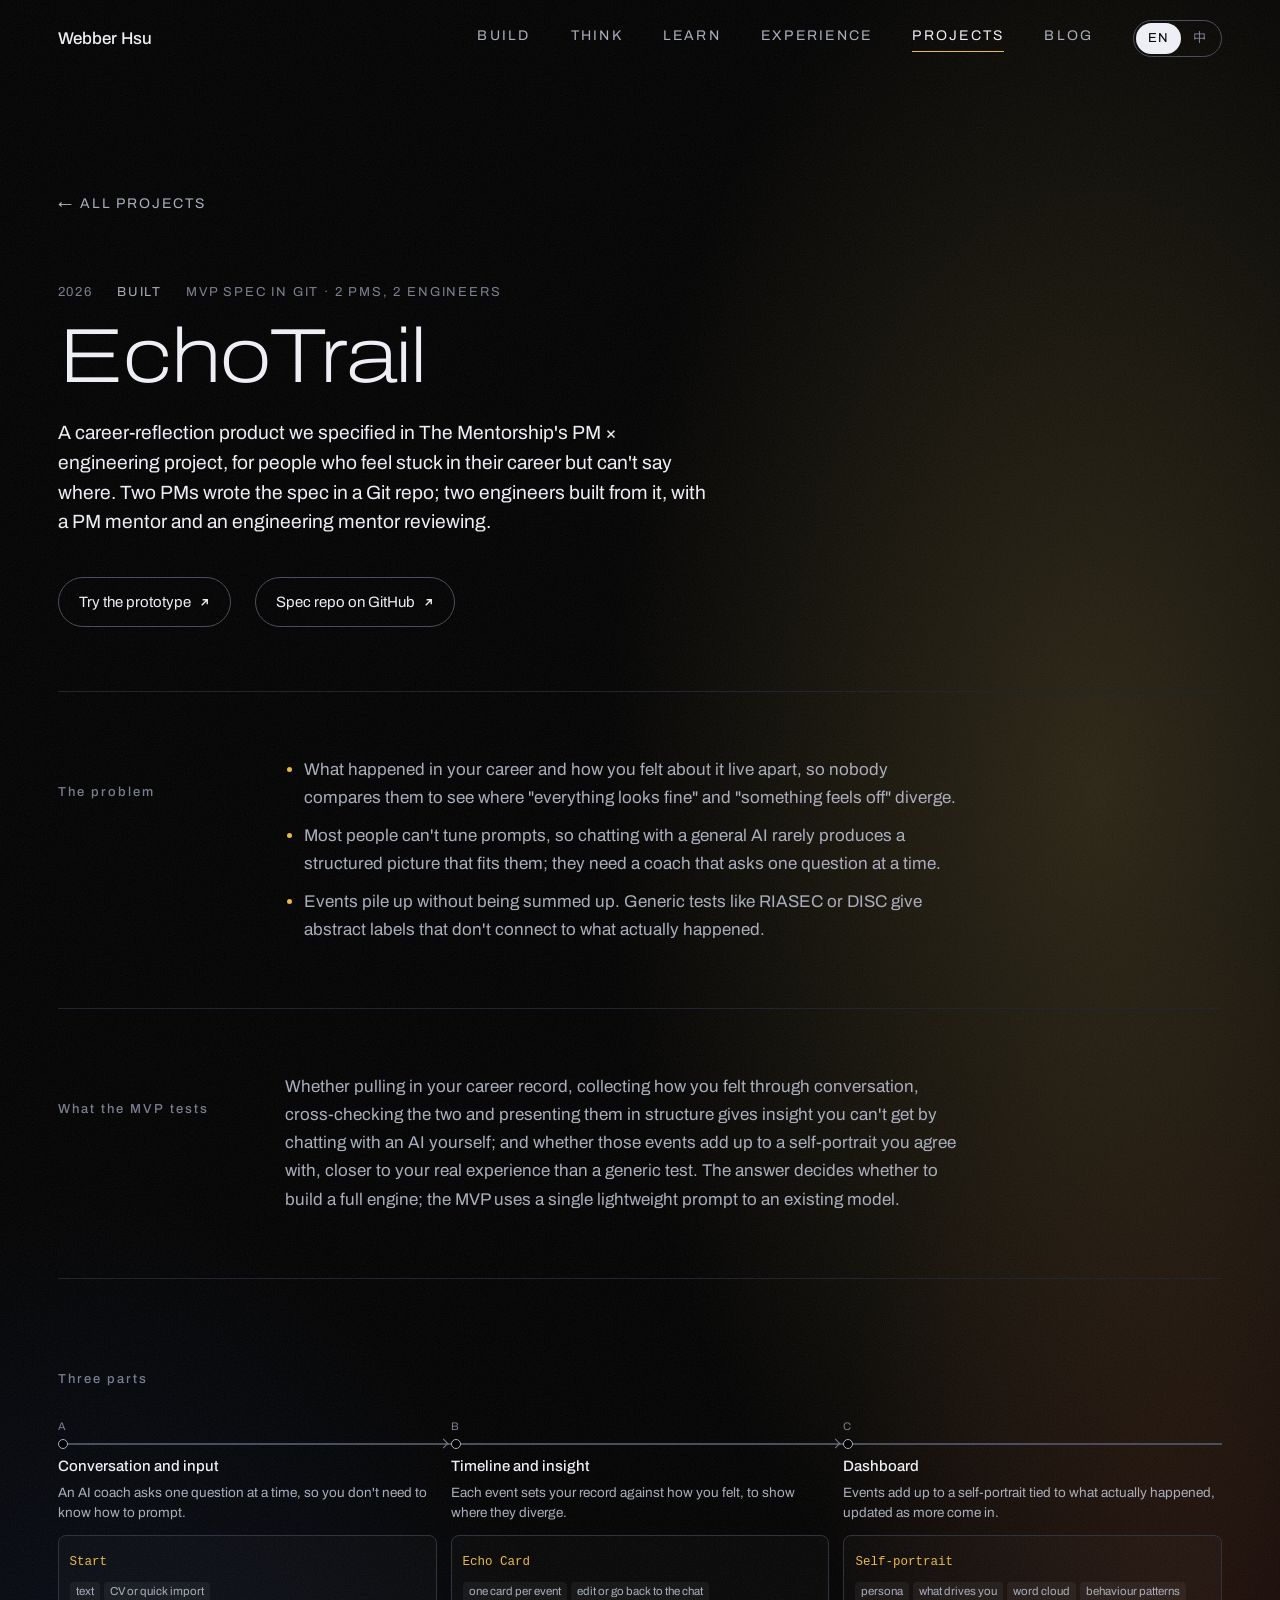
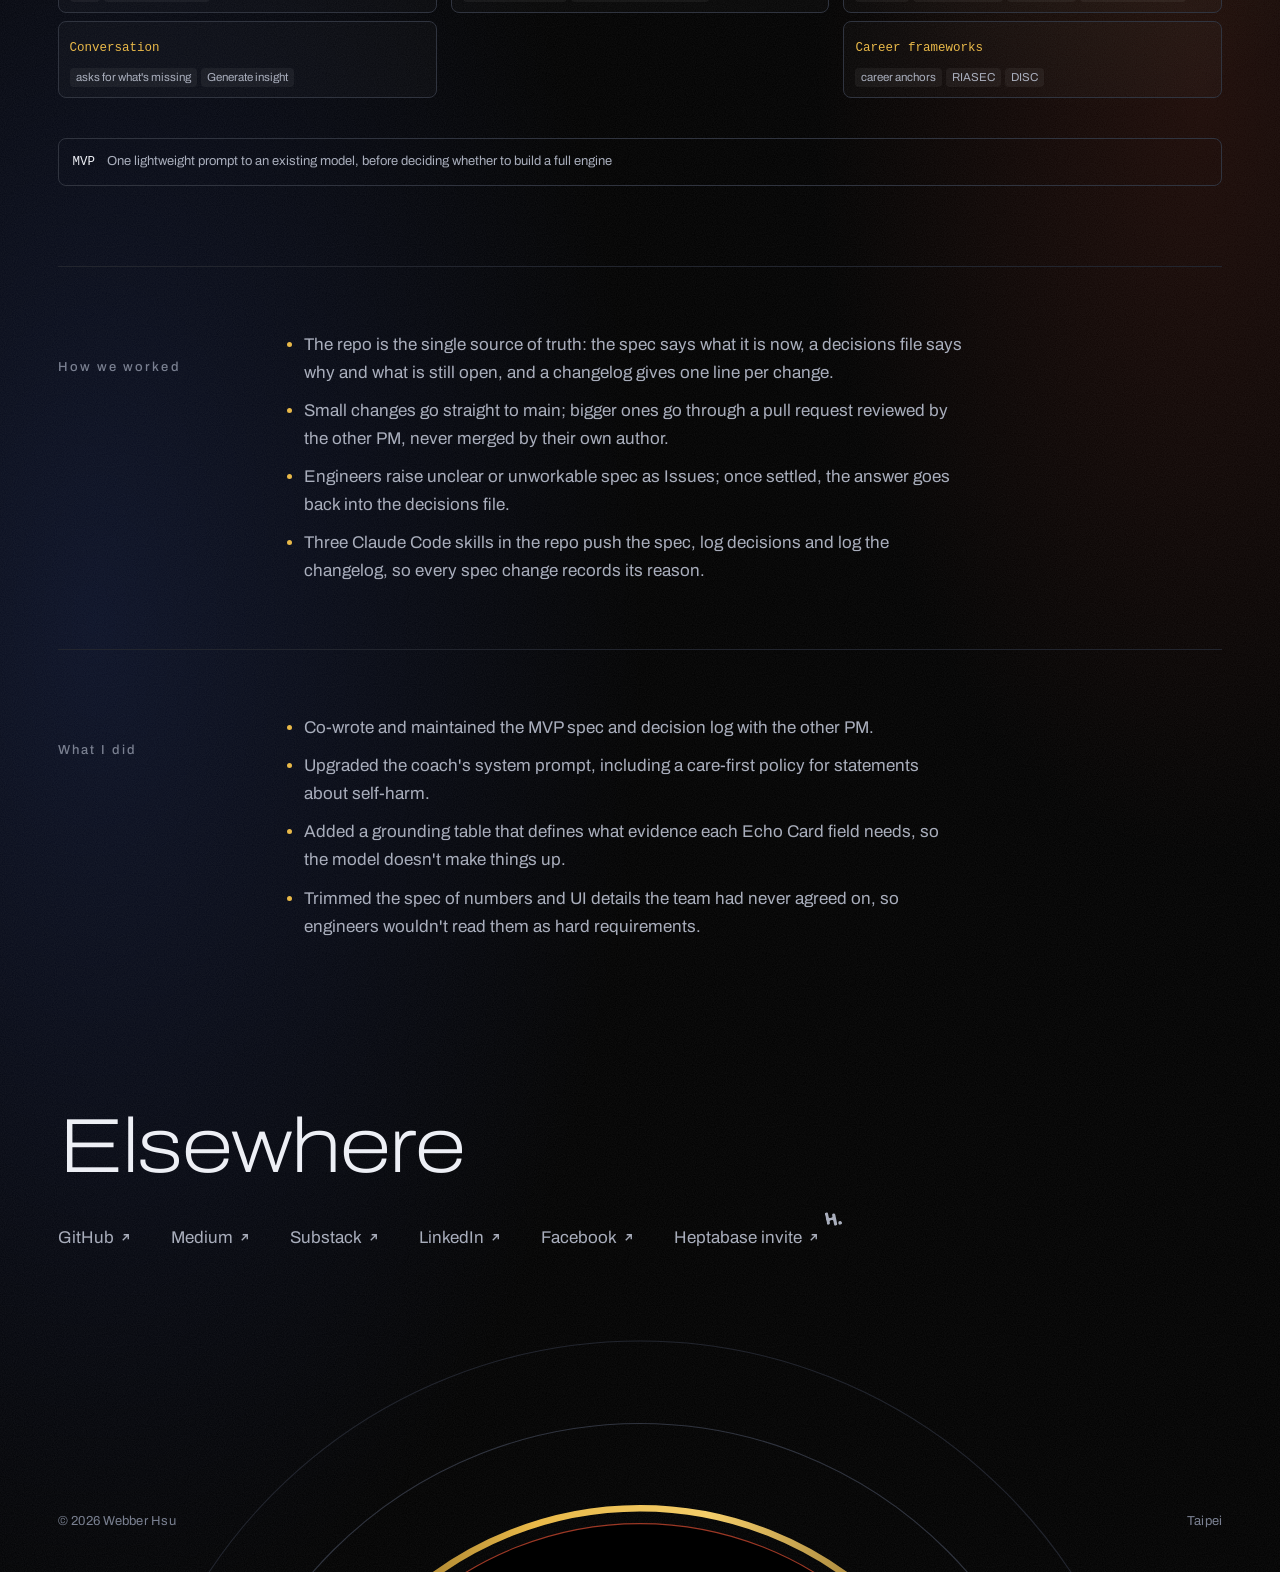
<file: works/echotrail.html>
<!doctype html>
<html lang="en" data-bg="accretion">
<head>
<meta charset="utf-8">
<meta name="viewport" content="width=device-width, initial-scale=1">
<title>EchoTrail · Webber Hsu</title>
<meta name="description" content="A career-reflection product specified in The Mentorship's PM x engineering project: the MVP spec, how the team worked, and Webber Hsu's part.">
<meta name="theme-color" content="#000000">
<link rel="icon" href="../favicon.svg" type="image/svg+xml">
<link rel="canonical" href="https://tsuwebber.github.io/works/echotrail.html">
<link rel="apple-touch-icon" href="../apple-touch-icon.png">
<meta property="og:type" content="website">
<meta property="og:site_name" content="Webber Hsu">
<meta property="og:url" content="https://tsuwebber.github.io/works/echotrail.html">
<meta property="og:title" content="EchoTrail · Webber Hsu 徐偉博">
<meta property="og:description" content="A career-reflection product specified in The Mentorship's PM x engineering project: the MVP spec, how the team worked, and Webber Hsu's part.">
<meta property="og:image" content="https://tsuwebber.github.io/og.png">
<meta property="og:image:width" content="1200">
<meta property="og:image:height" content="630">
<meta property="og:image:alt" content="Webber Hsu 徐偉博 — I build, write and wander to build a deeper understanding of the world.">
<meta name="twitter:card" content="summary_large_image">
<link rel="preconnect" href="https://fonts.googleapis.com">
<link rel="preconnect" href="https://fonts.gstatic.com" crossorigin>
<link rel="stylesheet" href="https://fonts.googleapis.com/css2?family=Archivo:wdth,wght@62..125,100..800&family=Noto+Sans+TC:wght@200;300;400;500&display=swap">
<link rel="stylesheet" href="../styles.css">
</head>
<body class="page-blog page-project" data-project="echotrail">
<a class="skip" href="#project" data-i18n="skip">Skip to the project</a>

<header class="bar">
  <a class="wordmark" href="../index.html" data-i18n="wordmark">Webber Hsu</a>
  <nav id="primary-nav" aria-label="Primary">
    <span class="menu-label" data-menu-label aria-hidden="true"></span>
    <a href="../index.html#build" data-i18n="nav.build">Build</a>
    <a href="../index.html#think" data-i18n="nav.think">Think</a>
    <a href="../index.html#learn" data-i18n="nav.learn">Learn</a>
    <a href="../index.html#experience" data-i18n="nav.exp">Experience</a>
    <a href="../works.html" class="nav-page is-current" aria-current="page" data-i18n="nav.work">Projects</a>
    <a href="../blog.html" class="nav-page" data-i18n="nav.blog">Blog</a>
    <div class="menu-ext" data-menu-ext></div>
  </nav>
  <div class="lang" role="group" aria-label="Language">
    <button type="button" data-lang="en" aria-pressed="true">EN</button>
    <button type="button" data-lang="zh" aria-pressed="false">中</button>
  </div>
  <button type="button" class="menu-btn" data-menu aria-expanded="false" aria-controls="primary-nav" aria-label="Open menu"><span></span><span></span></button>
</header>

<main id="top" class="blog project" data-project-root>
  <a class="back" href="../works.html" data-i18n="back">All projects</a>
  <article id="project" data-project-body></article>
</main>

<footer class="foot" aria-labelledby="foot-h">
  <h2 id="foot-h" class="foot-h" data-i18n="foot.h">Elsewhere</h2>
  <ul class="ext ext-foot" data-links></ul>
  <p class="foot-meta"><span>© 2026 Webber Hsu</span><span data-i18n="foot.meta">Taipei</span></p>
  <svg class="horizon-rise" viewBox="0 0 1000 260" preserveAspectRatio="xMidYMax meet" aria-hidden="true" focusable="false">
    <defs>
      <linearGradient id="beam2" x1="0" y1="0" x2="1" y2="0">
        <stop offset="0" stop-color="#6B4E17"/>
        <stop offset=".35" stop-color="#E9B949"/>
        <stop offset=".6" stop-color="#F4CD6A"/>
        <stop offset="1" stop-color="#6B4E17"/>
      </linearGradient>
    </defs>
    <circle cx="500" cy="520" r="470" fill="none" stroke="#22252E"/>
    <circle cx="500" cy="520" r="395" fill="none" stroke="#30343F"/>
    <circle cx="500" cy="520" r="318" fill="none" stroke="url(#beam2)" stroke-width="6"/>
    <circle cx="500" cy="520" r="304" fill="#000" stroke="#C2452D" stroke-opacity=".8"/>
  </svg>
</footer>

<script src="../content.js"></script>
<script src="../menu.js"></script>
<script src="../projects.js"></script>
<script src="../project.js"></script>
</body>
</html>
</file>
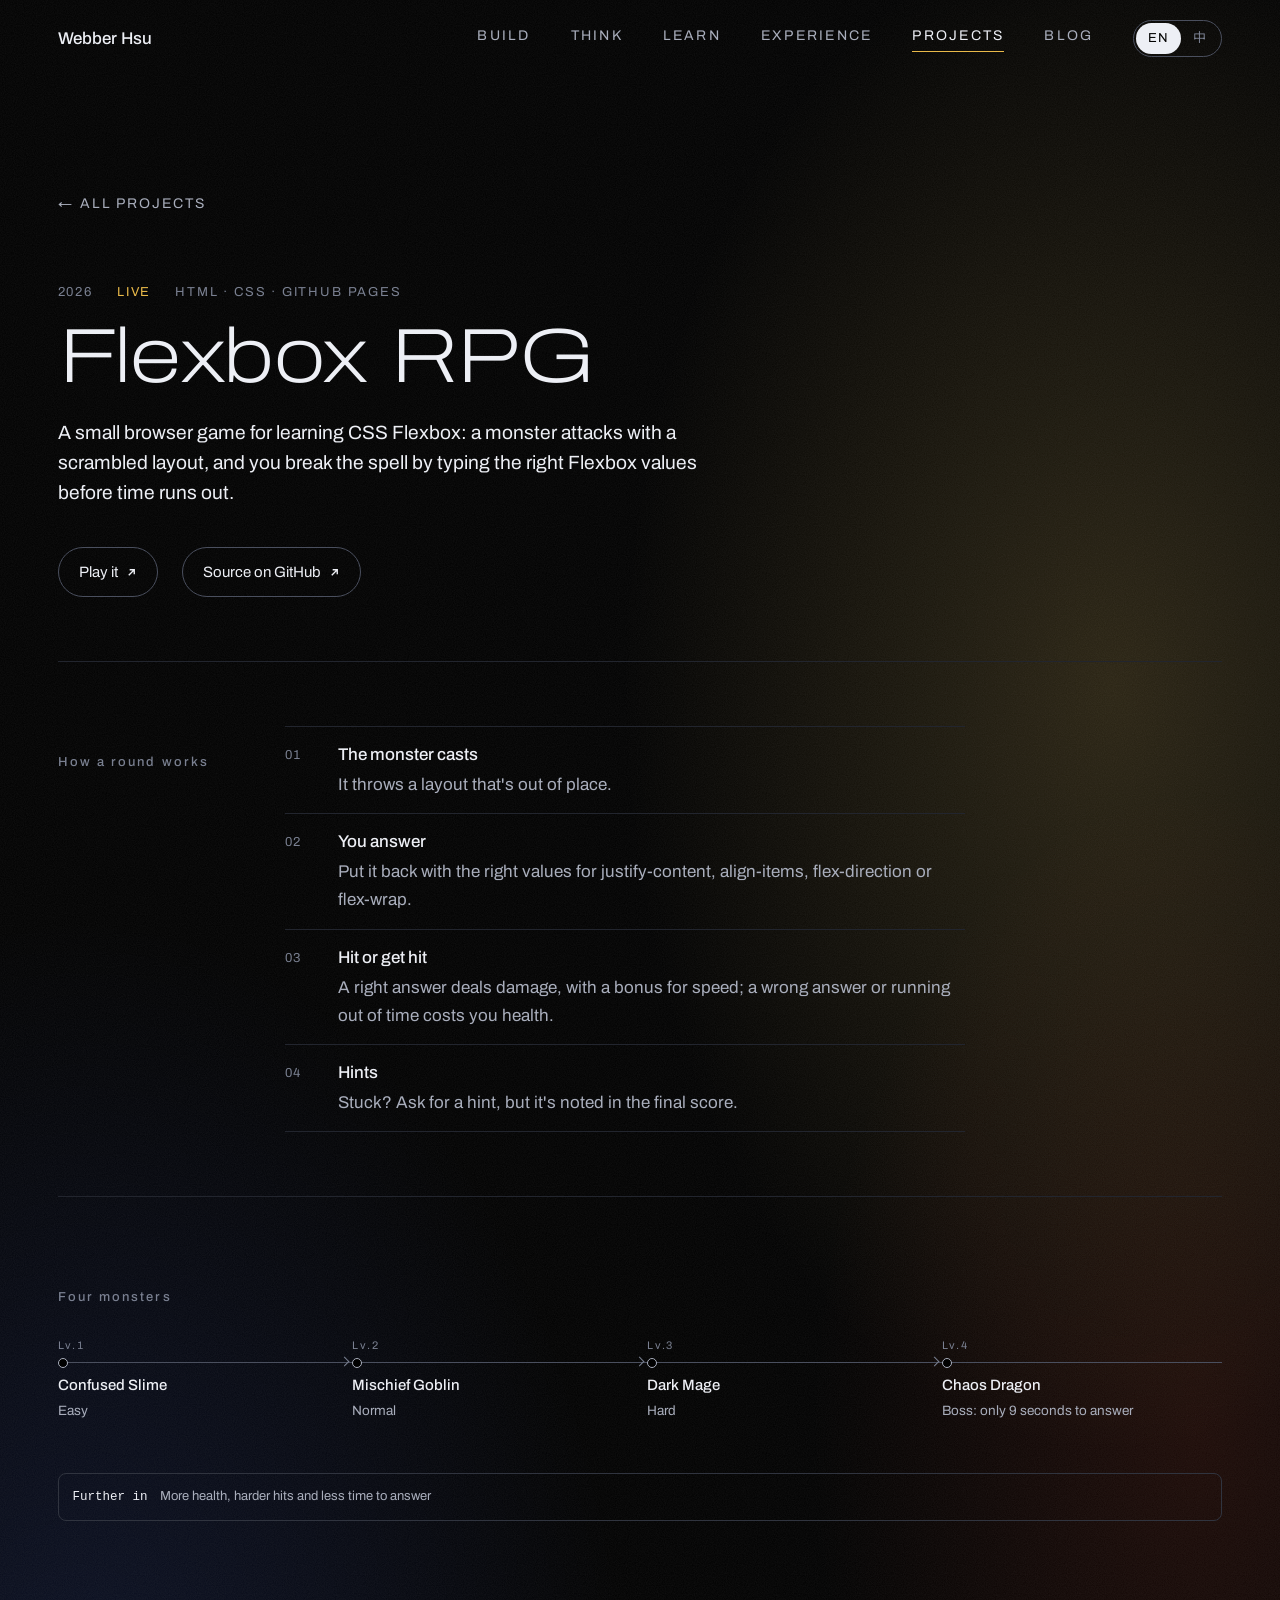
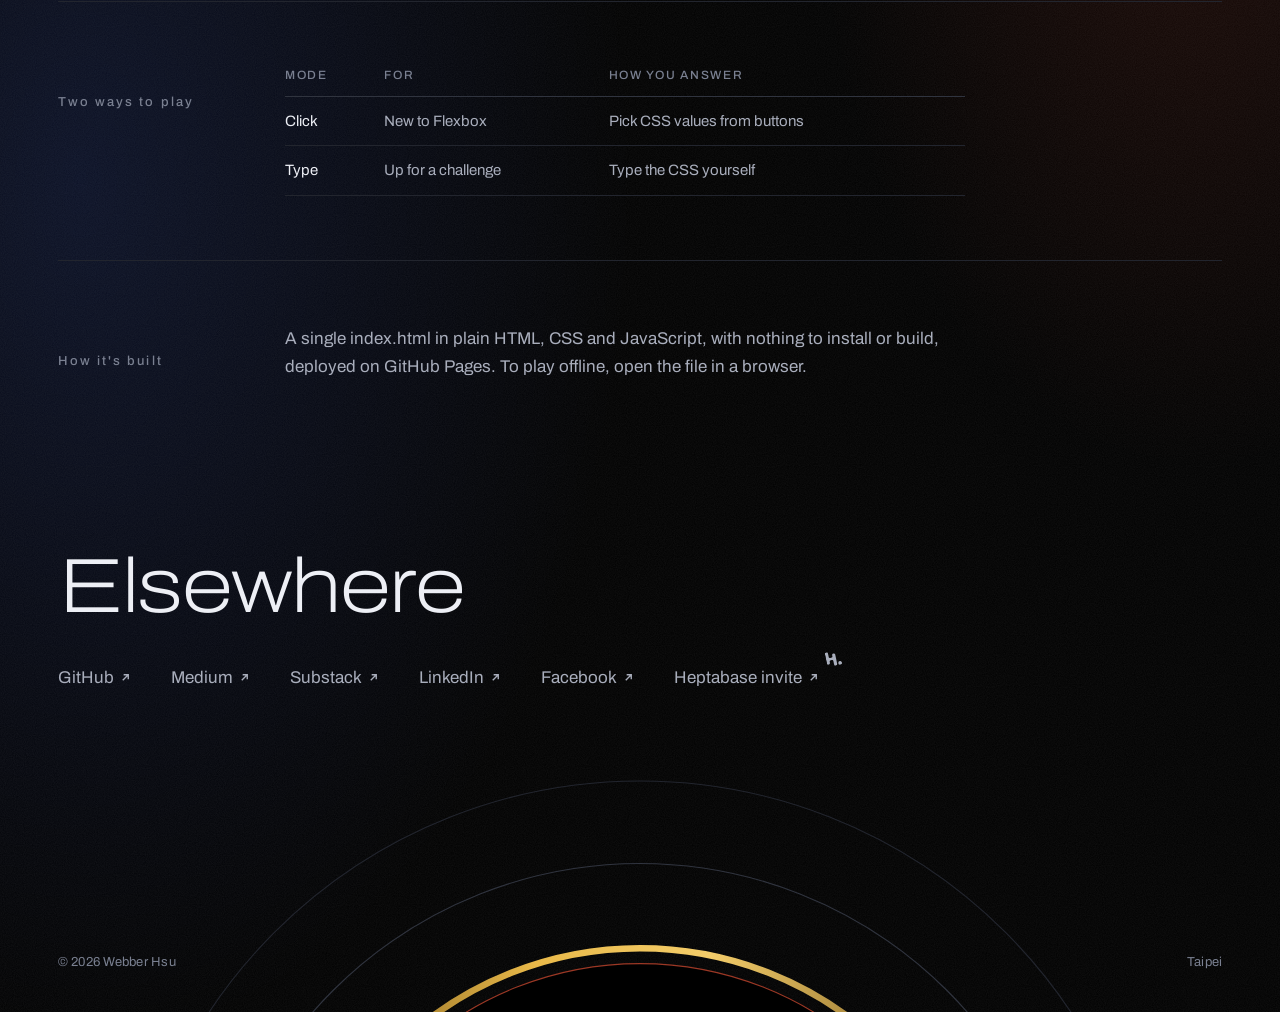
<file: works/flexbox-rpg.html>
<!doctype html>
<html lang="en" data-bg="accretion">
<head>
<meta charset="utf-8">
<meta name="viewport" content="width=device-width, initial-scale=1">
<title>Flexbox RPG · Webber Hsu</title>
<meta name="description" content="Flexbox RPG: a browser game for learning CSS Flexbox by breaking monsters' layout spells.">
<meta name="theme-color" content="#000000">
<link rel="icon" href="../favicon.svg" type="image/svg+xml">
<link rel="canonical" href="https://tsuwebber.github.io/works/flexbox-rpg.html">
<link rel="apple-touch-icon" href="../apple-touch-icon.png">
<meta property="og:type" content="website">
<meta property="og:site_name" content="Webber Hsu">
<meta property="og:url" content="https://tsuwebber.github.io/works/flexbox-rpg.html">
<meta property="og:title" content="Flexbox RPG · Webber Hsu 徐偉博">
<meta property="og:description" content="Flexbox RPG: a browser game for learning CSS Flexbox by breaking monsters' layout spells.">
<meta property="og:image" content="https://tsuwebber.github.io/og.png">
<meta property="og:image:width" content="1200">
<meta property="og:image:height" content="630">
<meta property="og:image:alt" content="Webber Hsu 徐偉博 — I build, write and wander to build a deeper understanding of the world.">
<meta name="twitter:card" content="summary_large_image">
<link rel="preconnect" href="https://fonts.googleapis.com">
<link rel="preconnect" href="https://fonts.gstatic.com" crossorigin>
<link rel="stylesheet" href="https://fonts.googleapis.com/css2?family=Archivo:wdth,wght@62..125,100..800&family=Noto+Sans+TC:wght@200;300;400;500&display=swap">
<link rel="stylesheet" href="../styles.css">
</head>
<body class="page-blog page-project" data-project="flexbox-rpg">
<a class="skip" href="#project" data-i18n="skip">Skip to the project</a>

<header class="bar">
  <a class="wordmark" href="../index.html" data-i18n="wordmark">Webber Hsu</a>
  <nav id="primary-nav" aria-label="Primary">
    <span class="menu-label" data-menu-label aria-hidden="true"></span>
    <a href="../index.html#build" data-i18n="nav.build">Build</a>
    <a href="../index.html#think" data-i18n="nav.think">Think</a>
    <a href="../index.html#learn" data-i18n="nav.learn">Learn</a>
    <a href="../index.html#experience" data-i18n="nav.exp">Experience</a>
    <a href="../works.html" class="nav-page is-current" aria-current="page" data-i18n="nav.work">Projects</a>
    <a href="../blog.html" class="nav-page" data-i18n="nav.blog">Blog</a>
    <div class="menu-ext" data-menu-ext></div>
  </nav>
  <div class="lang" role="group" aria-label="Language">
    <button type="button" data-lang="en" aria-pressed="true">EN</button>
    <button type="button" data-lang="zh" aria-pressed="false">中</button>
  </div>
  <button type="button" class="menu-btn" data-menu aria-expanded="false" aria-controls="primary-nav" aria-label="Open menu"><span></span><span></span></button>
</header>

<main id="top" class="blog project" data-project-root>
  <a class="back" href="../works.html" data-i18n="back">All projects</a>
  <article id="project" data-project-body></article>
</main>

<footer class="foot" aria-labelledby="foot-h">
  <h2 id="foot-h" class="foot-h" data-i18n="foot.h">Elsewhere</h2>
  <ul class="ext ext-foot" data-links></ul>
  <p class="foot-meta"><span>© 2026 Webber Hsu</span><span data-i18n="foot.meta">Taipei</span></p>
  <svg class="horizon-rise" viewBox="0 0 1000 260" preserveAspectRatio="xMidYMax meet" aria-hidden="true" focusable="false">
    <defs>
      <linearGradient id="beam2" x1="0" y1="0" x2="1" y2="0">
        <stop offset="0" stop-color="#6B4E17"/>
        <stop offset=".35" stop-color="#E9B949"/>
        <stop offset=".6" stop-color="#F4CD6A"/>
        <stop offset="1" stop-color="#6B4E17"/>
      </linearGradient>
    </defs>
    <circle cx="500" cy="520" r="470" fill="none" stroke="#22252E"/>
    <circle cx="500" cy="520" r="395" fill="none" stroke="#30343F"/>
    <circle cx="500" cy="520" r="318" fill="none" stroke="url(#beam2)" stroke-width="6"/>
    <circle cx="500" cy="520" r="304" fill="#000" stroke="#C2452D" stroke-opacity=".8"/>
  </svg>
</footer>

<script src="../content.js"></script>
<script src="../menu.js"></script>
<script src="../projects.js"></script>
<script src="../project.js"></script>
</body>
</html>
</file>
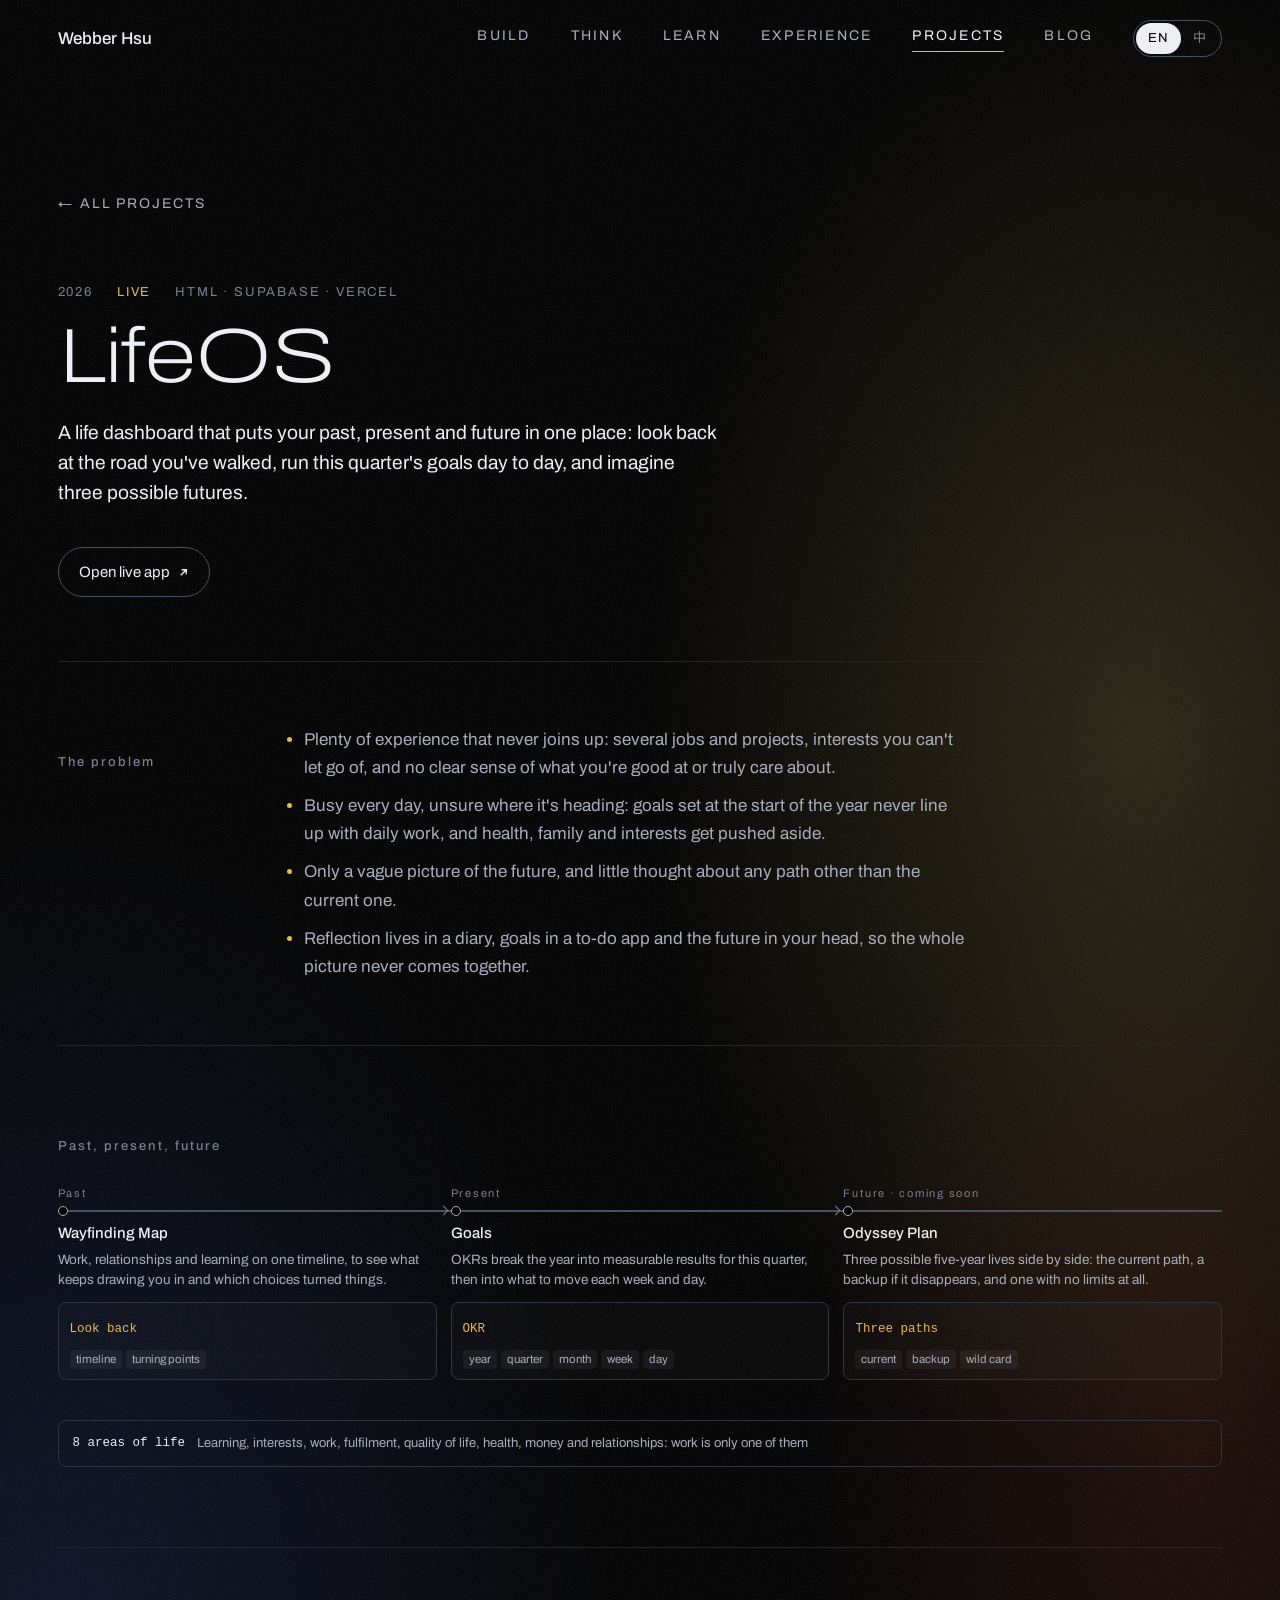
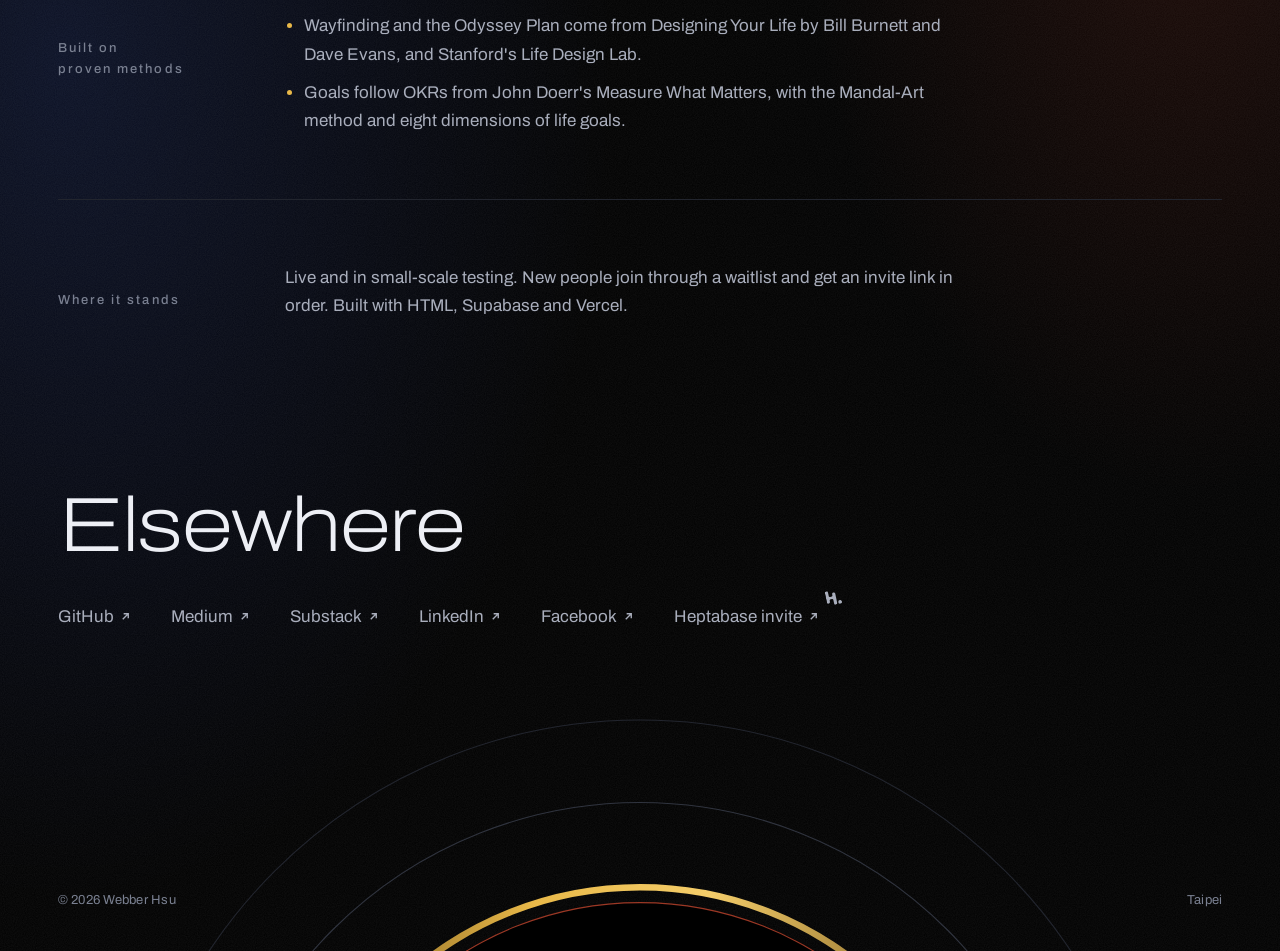
<file: works/lifeos.html>
<!doctype html>
<html lang="en" data-bg="accretion">
<head>
<meta charset="utf-8">
<meta name="viewport" content="width=device-width, initial-scale=1">
<title>LifeOS · Webber Hsu</title>
<meta name="description" content="LifeOS: a life dashboard that puts your past, present and future in one place.">
<meta name="theme-color" content="#000000">
<link rel="icon" href="../favicon.svg" type="image/svg+xml">
<link rel="canonical" href="https://tsuwebber.github.io/works/lifeos.html">
<link rel="apple-touch-icon" href="../apple-touch-icon.png">
<meta property="og:type" content="website">
<meta property="og:site_name" content="Webber Hsu">
<meta property="og:url" content="https://tsuwebber.github.io/works/lifeos.html">
<meta property="og:title" content="LifeOS · Webber Hsu 徐偉博">
<meta property="og:description" content="LifeOS: a life dashboard that puts your past, present and future in one place.">
<meta property="og:image" content="https://tsuwebber.github.io/og.png">
<meta property="og:image:width" content="1200">
<meta property="og:image:height" content="630">
<meta property="og:image:alt" content="Webber Hsu 徐偉博 — I build, write and wander to build a deeper understanding of the world.">
<meta name="twitter:card" content="summary_large_image">
<link rel="preconnect" href="https://fonts.googleapis.com">
<link rel="preconnect" href="https://fonts.gstatic.com" crossorigin>
<link rel="stylesheet" href="https://fonts.googleapis.com/css2?family=Archivo:wdth,wght@62..125,100..800&family=Noto+Sans+TC:wght@200;300;400;500&display=swap">
<link rel="stylesheet" href="../styles.css">
</head>
<body class="page-blog page-project" data-project="lifeos">
<a class="skip" href="#project" data-i18n="skip">Skip to the project</a>

<header class="bar">
  <a class="wordmark" href="../index.html" data-i18n="wordmark">Webber Hsu</a>
  <nav id="primary-nav" aria-label="Primary">
    <span class="menu-label" data-menu-label aria-hidden="true"></span>
    <a href="../index.html#build" data-i18n="nav.build">Build</a>
    <a href="../index.html#think" data-i18n="nav.think">Think</a>
    <a href="../index.html#learn" data-i18n="nav.learn">Learn</a>
    <a href="../index.html#experience" data-i18n="nav.exp">Experience</a>
    <a href="../works.html" class="nav-page is-current" aria-current="page" data-i18n="nav.work">Projects</a>
    <a href="../blog.html" class="nav-page" data-i18n="nav.blog">Blog</a>
    <div class="menu-ext" data-menu-ext></div>
  </nav>
  <div class="lang" role="group" aria-label="Language">
    <button type="button" data-lang="en" aria-pressed="true">EN</button>
    <button type="button" data-lang="zh" aria-pressed="false">中</button>
  </div>
  <button type="button" class="menu-btn" data-menu aria-expanded="false" aria-controls="primary-nav" aria-label="Open menu"><span></span><span></span></button>
</header>

<main id="top" class="blog project" data-project-root>
  <a class="back" href="../works.html" data-i18n="back">All projects</a>
  <article id="project" data-project-body></article>
</main>

<footer class="foot" aria-labelledby="foot-h">
  <h2 id="foot-h" class="foot-h" data-i18n="foot.h">Elsewhere</h2>
  <ul class="ext ext-foot" data-links></ul>
  <p class="foot-meta"><span>© 2026 Webber Hsu</span><span data-i18n="foot.meta">Taipei</span></p>
  <svg class="horizon-rise" viewBox="0 0 1000 260" preserveAspectRatio="xMidYMax meet" aria-hidden="true" focusable="false">
    <defs>
      <linearGradient id="beam2" x1="0" y1="0" x2="1" y2="0">
        <stop offset="0" stop-color="#6B4E17"/>
        <stop offset=".35" stop-color="#E9B949"/>
        <stop offset=".6" stop-color="#F4CD6A"/>
        <stop offset="1" stop-color="#6B4E17"/>
      </linearGradient>
    </defs>
    <circle cx="500" cy="520" r="470" fill="none" stroke="#22252E"/>
    <circle cx="500" cy="520" r="395" fill="none" stroke="#30343F"/>
    <circle cx="500" cy="520" r="318" fill="none" stroke="url(#beam2)" stroke-width="6"/>
    <circle cx="500" cy="520" r="304" fill="#000" stroke="#C2452D" stroke-opacity=".8"/>
  </svg>
</footer>

<script src="../content.js"></script>
<script src="../menu.js"></script>
<script src="../projects.js"></script>
<script src="../project.js"></script>
</body>
</html>
</file>
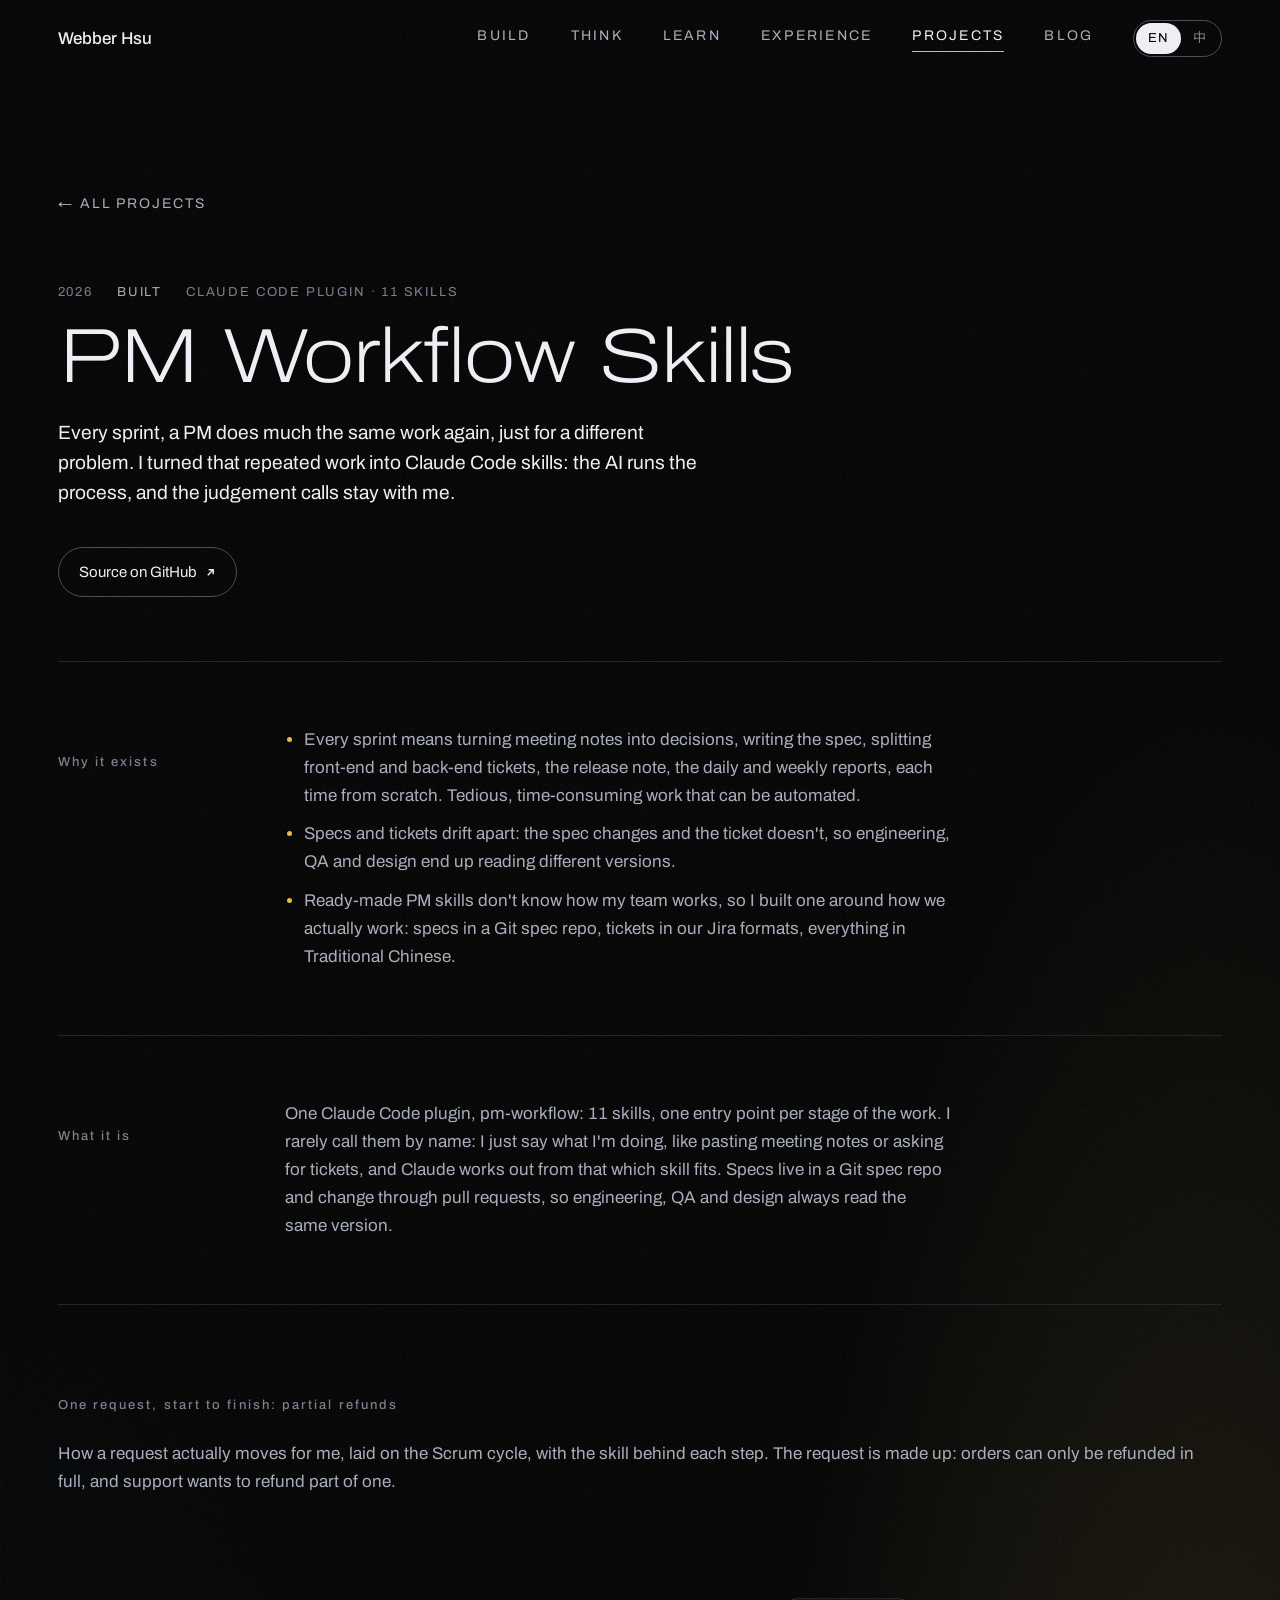
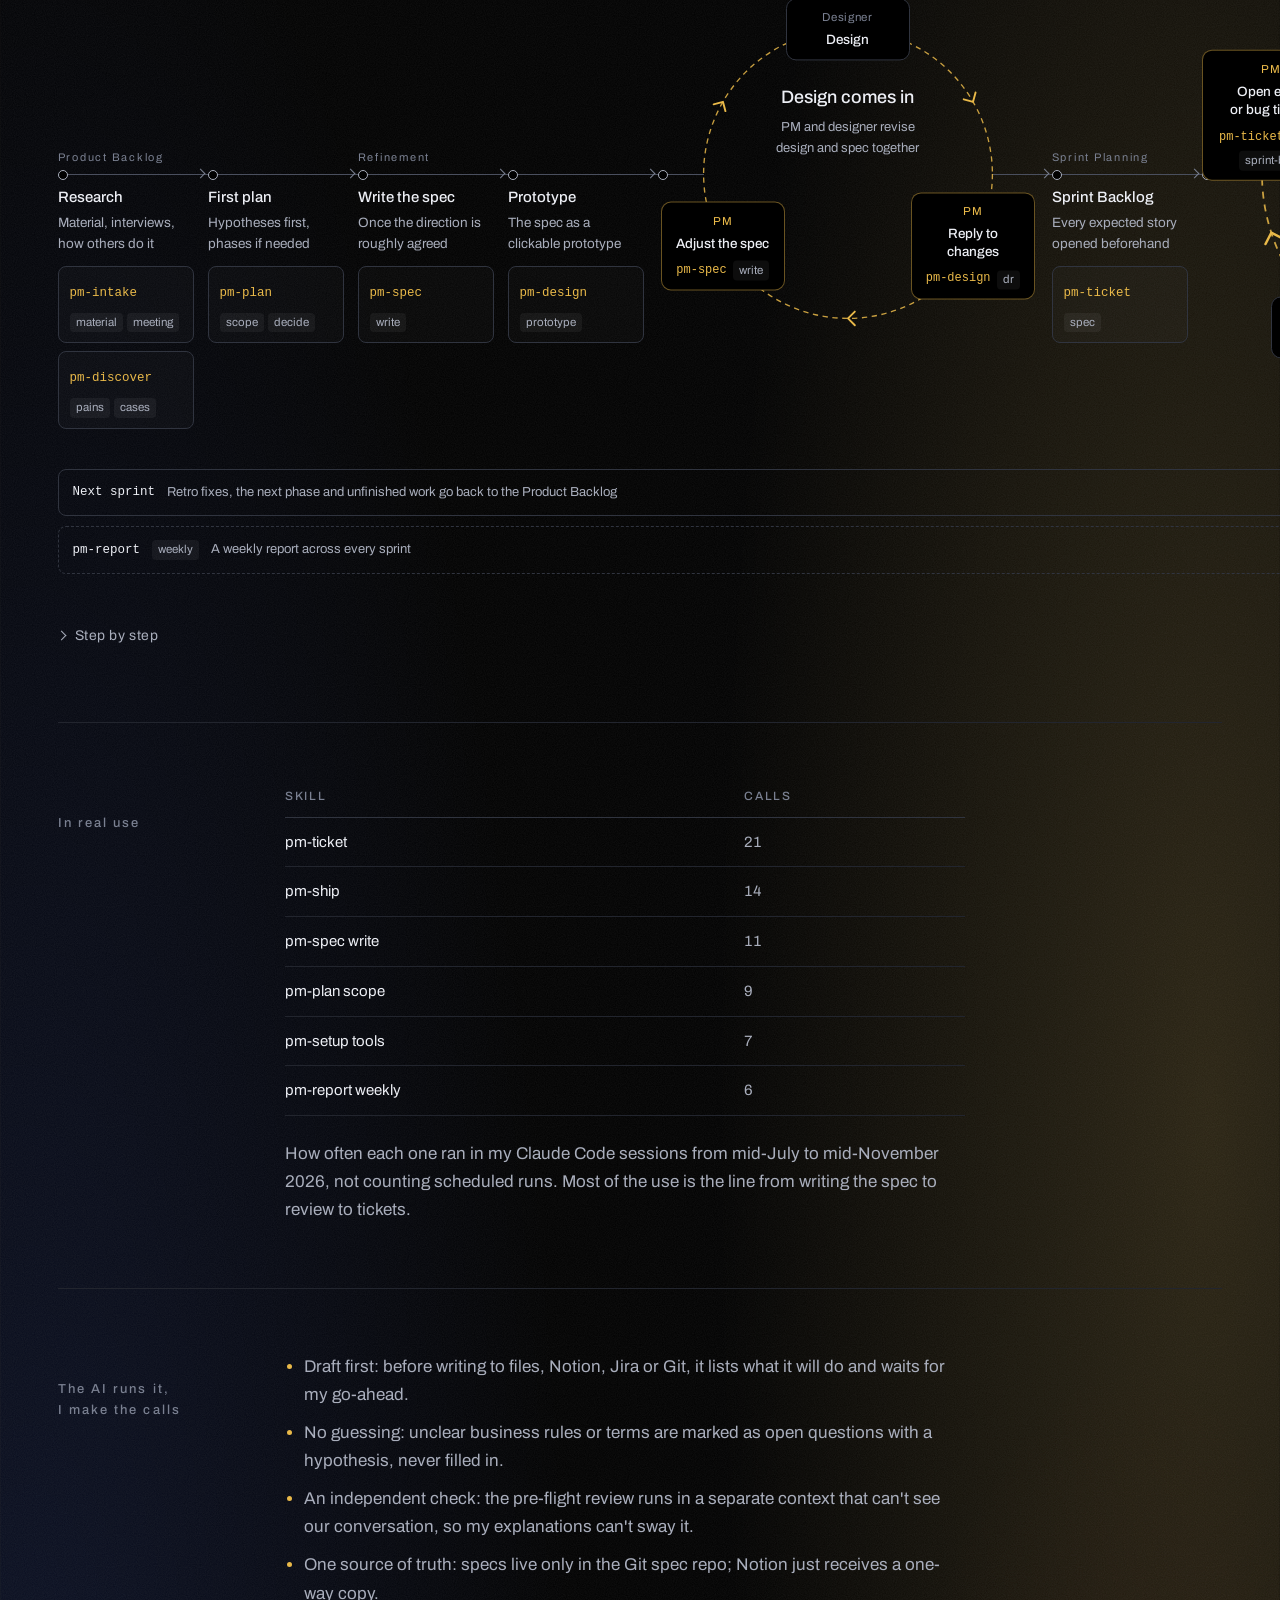
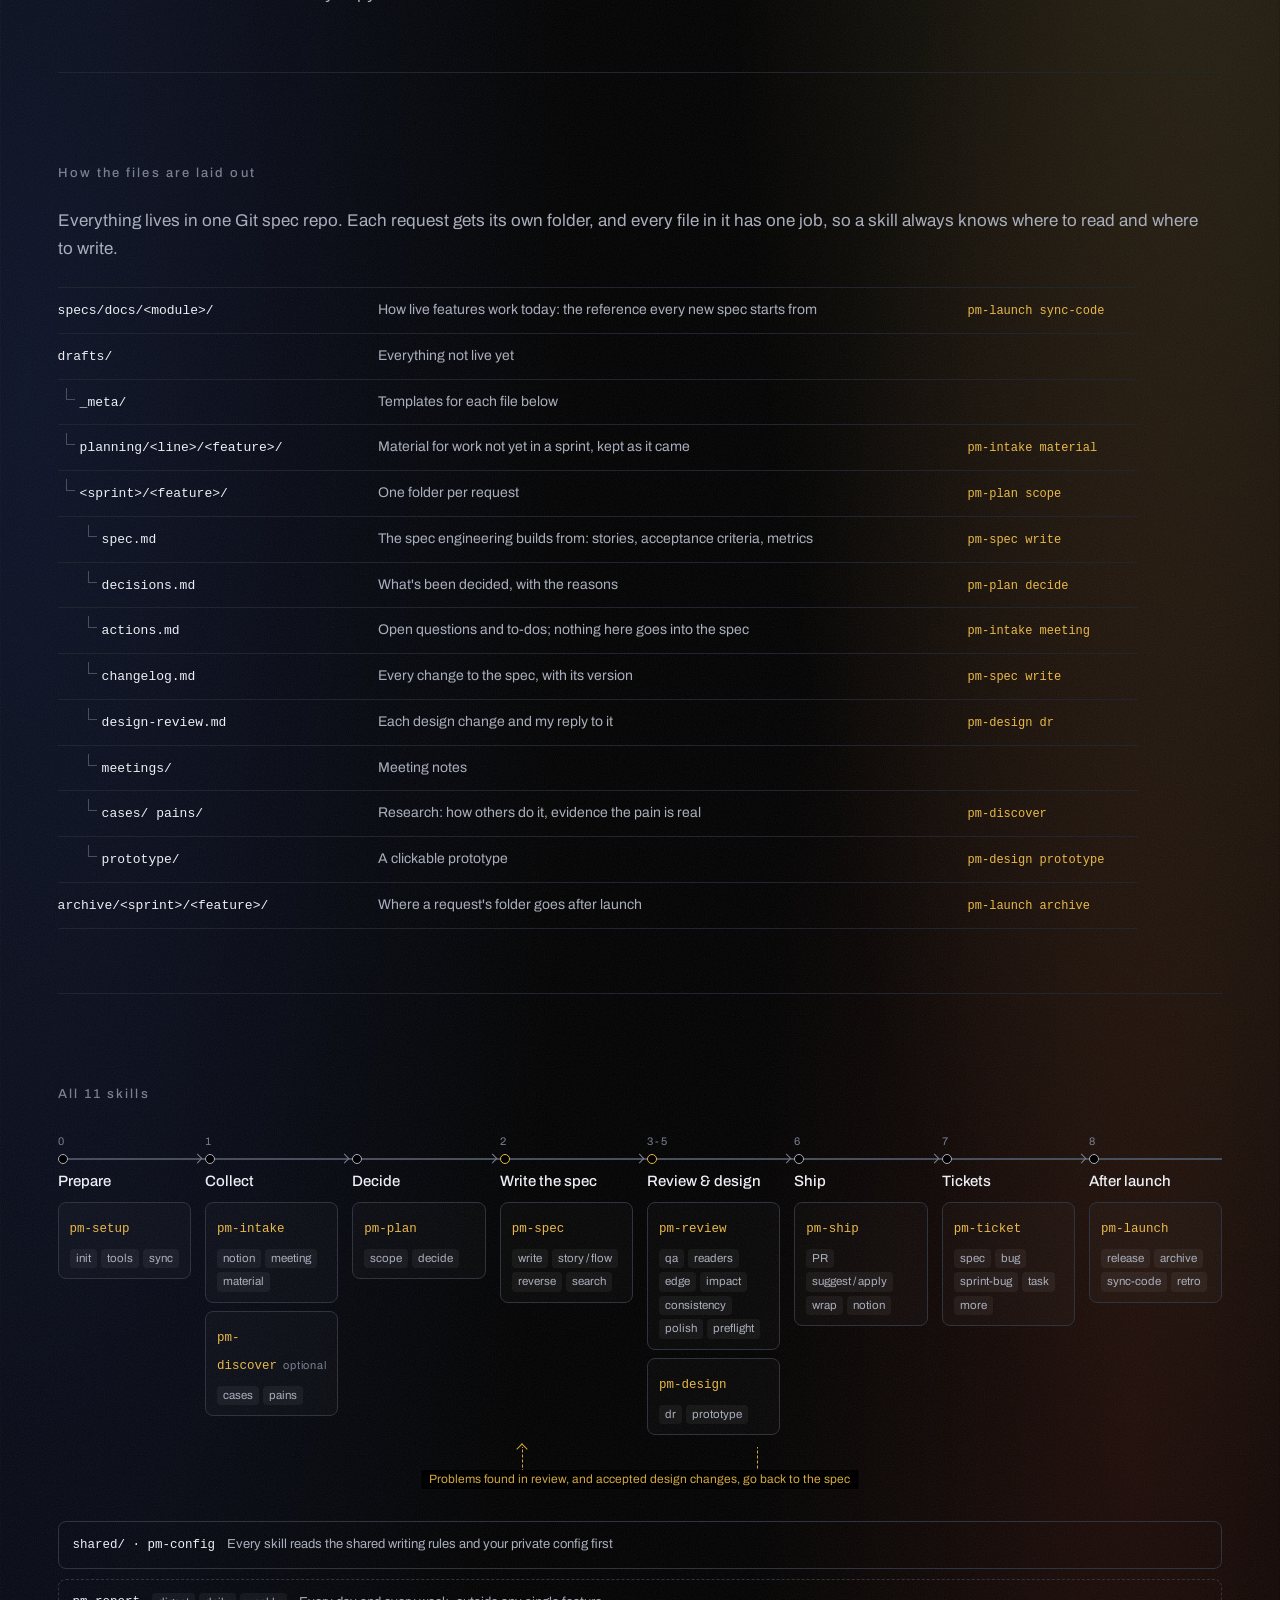
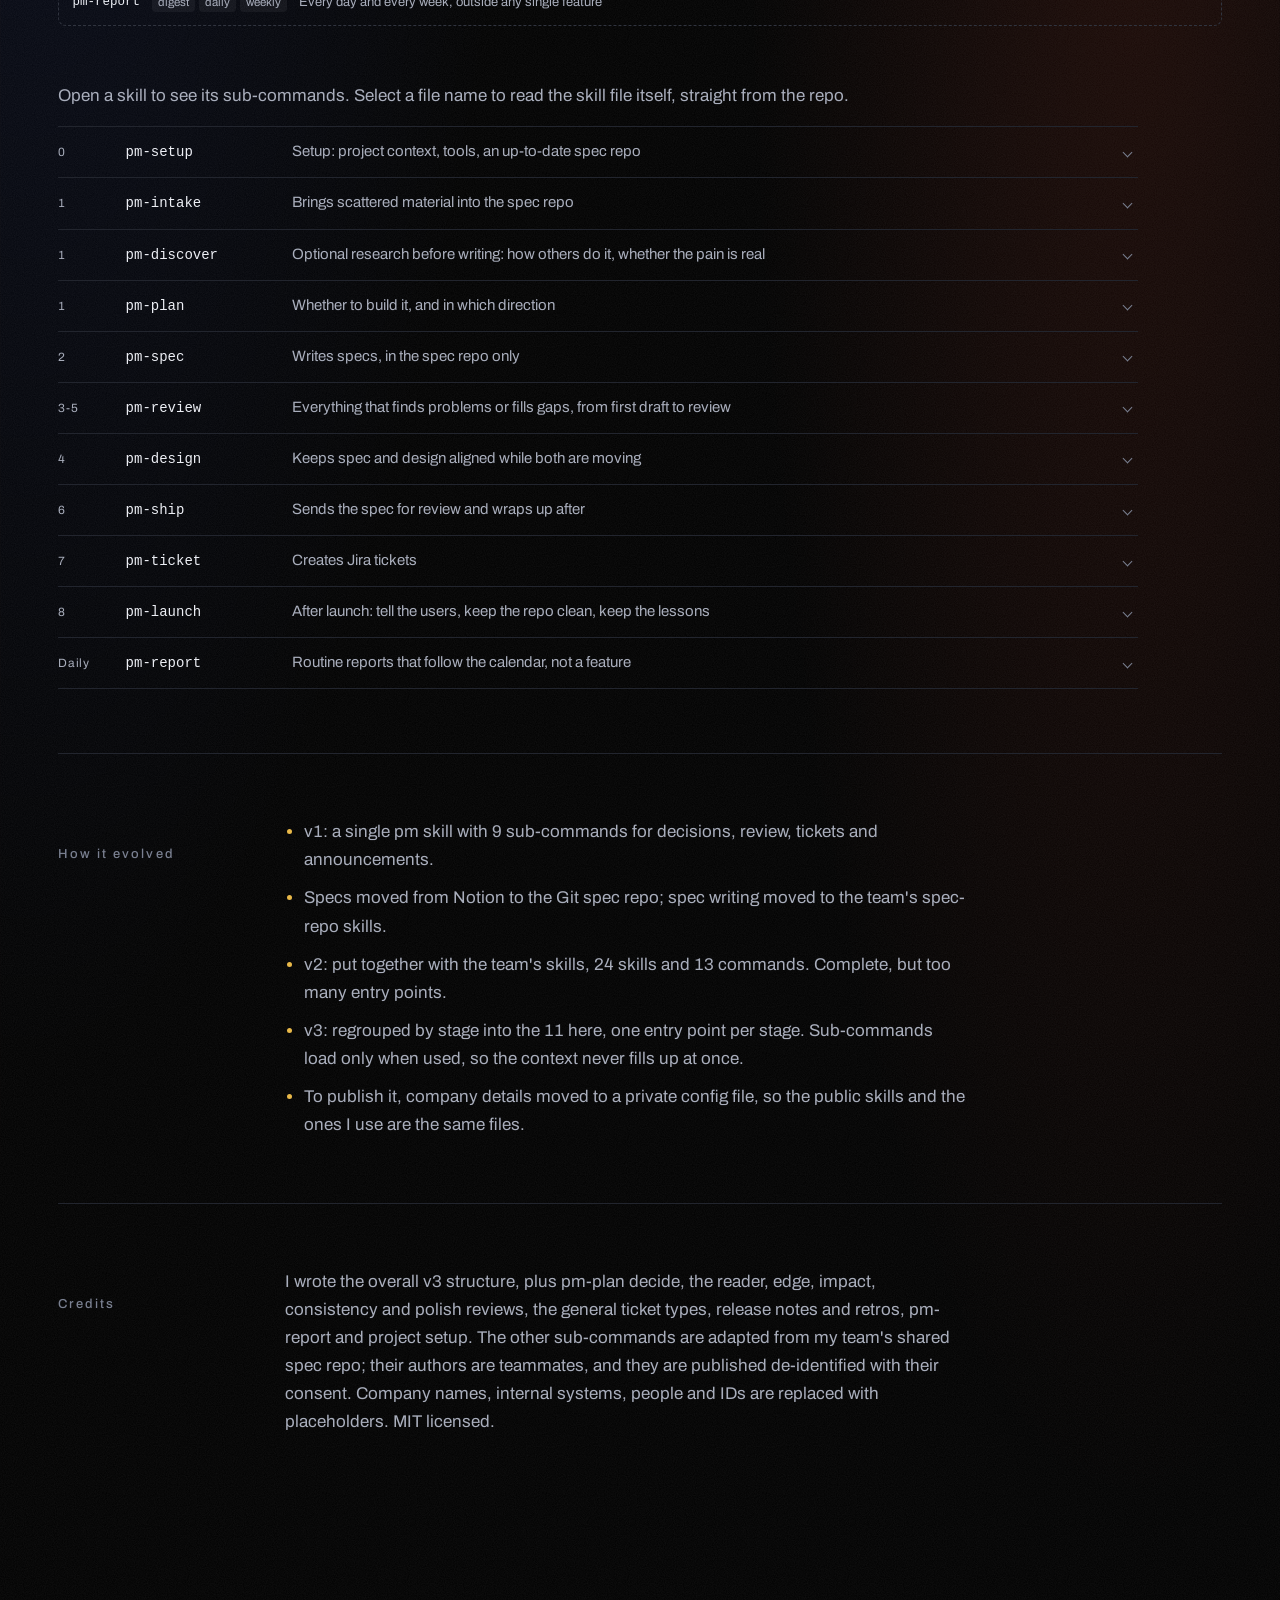
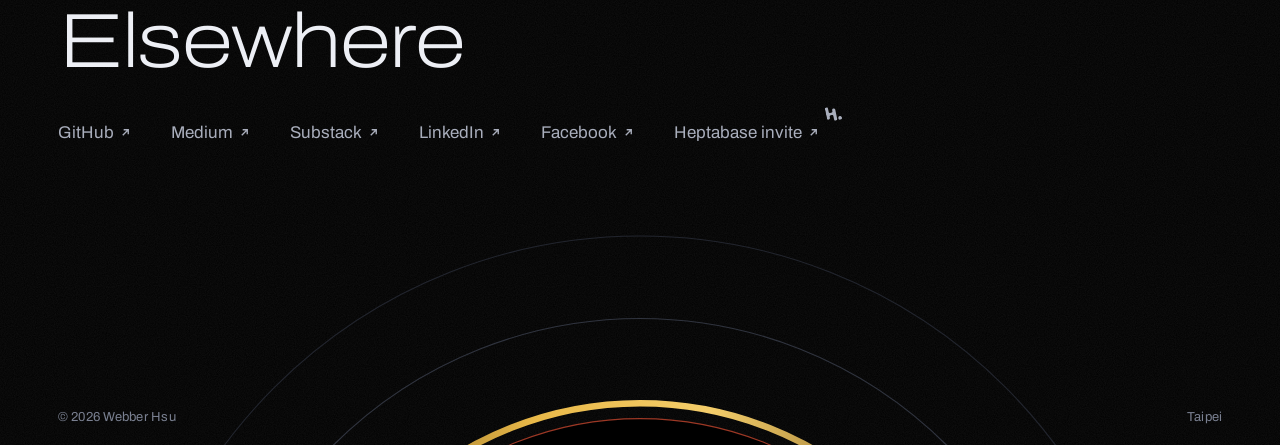
<file: works/pm-workflow-skills.html>
<!doctype html>
<html lang="en" data-bg="accretion">
<head>
<meta charset="utf-8">
<meta name="viewport" content="width=device-width, initial-scale=1">
<title>PM Workflow Skills · Webber Hsu</title>
<meta name="description" content="The Claude Code skills Webber Hsu uses every day as a software PM, from specs to release.">
<meta name="theme-color" content="#000000">
<link rel="icon" href="../favicon.svg" type="image/svg+xml">
<link rel="canonical" href="https://tsuwebber.github.io/works/pm-workflow-skills.html">
<link rel="apple-touch-icon" href="../apple-touch-icon.png">
<meta property="og:type" content="website">
<meta property="og:site_name" content="Webber Hsu">
<meta property="og:url" content="https://tsuwebber.github.io/works/pm-workflow-skills.html">
<meta property="og:title" content="PM Workflow Skills · Webber Hsu 徐偉博">
<meta property="og:description" content="The Claude Code skills Webber Hsu uses every day as a software PM, from specs to release.">
<meta property="og:image" content="https://tsuwebber.github.io/og.png">
<meta property="og:image:width" content="1200">
<meta property="og:image:height" content="630">
<meta property="og:image:alt" content="Webber Hsu 徐偉博 — I build, write and wander to build a deeper understanding of the world.">
<meta name="twitter:card" content="summary_large_image">
<link rel="preconnect" href="https://fonts.googleapis.com">
<link rel="preconnect" href="https://fonts.gstatic.com" crossorigin>
<link rel="stylesheet" href="https://fonts.googleapis.com/css2?family=Archivo:wdth,wght@62..125,100..800&family=Noto+Sans+TC:wght@200;300;400;500&display=swap">
<link rel="stylesheet" href="../styles.css">
</head>
<body class="page-blog page-project" data-project="pm-ai-workflows">
<a class="skip" href="#project" data-i18n="skip">Skip to the project</a>

<header class="bar">
  <a class="wordmark" href="../index.html" data-i18n="wordmark">Webber Hsu</a>
  <nav id="primary-nav" aria-label="Primary">
    <span class="menu-label" data-menu-label aria-hidden="true"></span>
    <a href="../index.html#build" data-i18n="nav.build">Build</a>
    <a href="../index.html#think" data-i18n="nav.think">Think</a>
    <a href="../index.html#learn" data-i18n="nav.learn">Learn</a>
    <a href="../index.html#experience" data-i18n="nav.exp">Experience</a>
    <a href="../works.html" class="nav-page is-current" aria-current="page" data-i18n="nav.work">Projects</a>
    <a href="../blog.html" class="nav-page" data-i18n="nav.blog">Blog</a>
    <div class="menu-ext" data-menu-ext></div>
  </nav>
  <div class="lang" role="group" aria-label="Language">
    <button type="button" data-lang="en" aria-pressed="true">EN</button>
    <button type="button" data-lang="zh" aria-pressed="false">中</button>
  </div>
  <button type="button" class="menu-btn" data-menu aria-expanded="false" aria-controls="primary-nav" aria-label="Open menu"><span></span><span></span></button>
</header>

<main id="top" class="blog project" data-project-root>
  <a class="back" href="../works.html" data-i18n="back">All projects</a>
  <article id="project" data-project-body></article>
</main>

<footer class="foot" aria-labelledby="foot-h">
  <h2 id="foot-h" class="foot-h" data-i18n="foot.h">Elsewhere</h2>
  <ul class="ext ext-foot" data-links></ul>
  <p class="foot-meta"><span>© 2026 Webber Hsu</span><span data-i18n="foot.meta">Taipei</span></p>
  <svg class="horizon-rise" viewBox="0 0 1000 260" preserveAspectRatio="xMidYMax meet" aria-hidden="true" focusable="false">
    <defs>
      <linearGradient id="beam2" x1="0" y1="0" x2="1" y2="0">
        <stop offset="0" stop-color="#6B4E17"/>
        <stop offset=".35" stop-color="#E9B949"/>
        <stop offset=".6" stop-color="#F4CD6A"/>
        <stop offset="1" stop-color="#6B4E17"/>
      </linearGradient>
    </defs>
    <circle cx="500" cy="520" r="470" fill="none" stroke="#22252E"/>
    <circle cx="500" cy="520" r="395" fill="none" stroke="#30343F"/>
    <circle cx="500" cy="520" r="318" fill="none" stroke="url(#beam2)" stroke-width="6"/>
    <circle cx="500" cy="520" r="304" fill="#000" stroke="#C2452D" stroke-opacity=".8"/>
  </svg>
</footer>

<script src="../content.js"></script>
<script src="../menu.js"></script>
<script src="../projects.js"></script>
<script src="../project.js"></script>
</body>
</html>
</file>
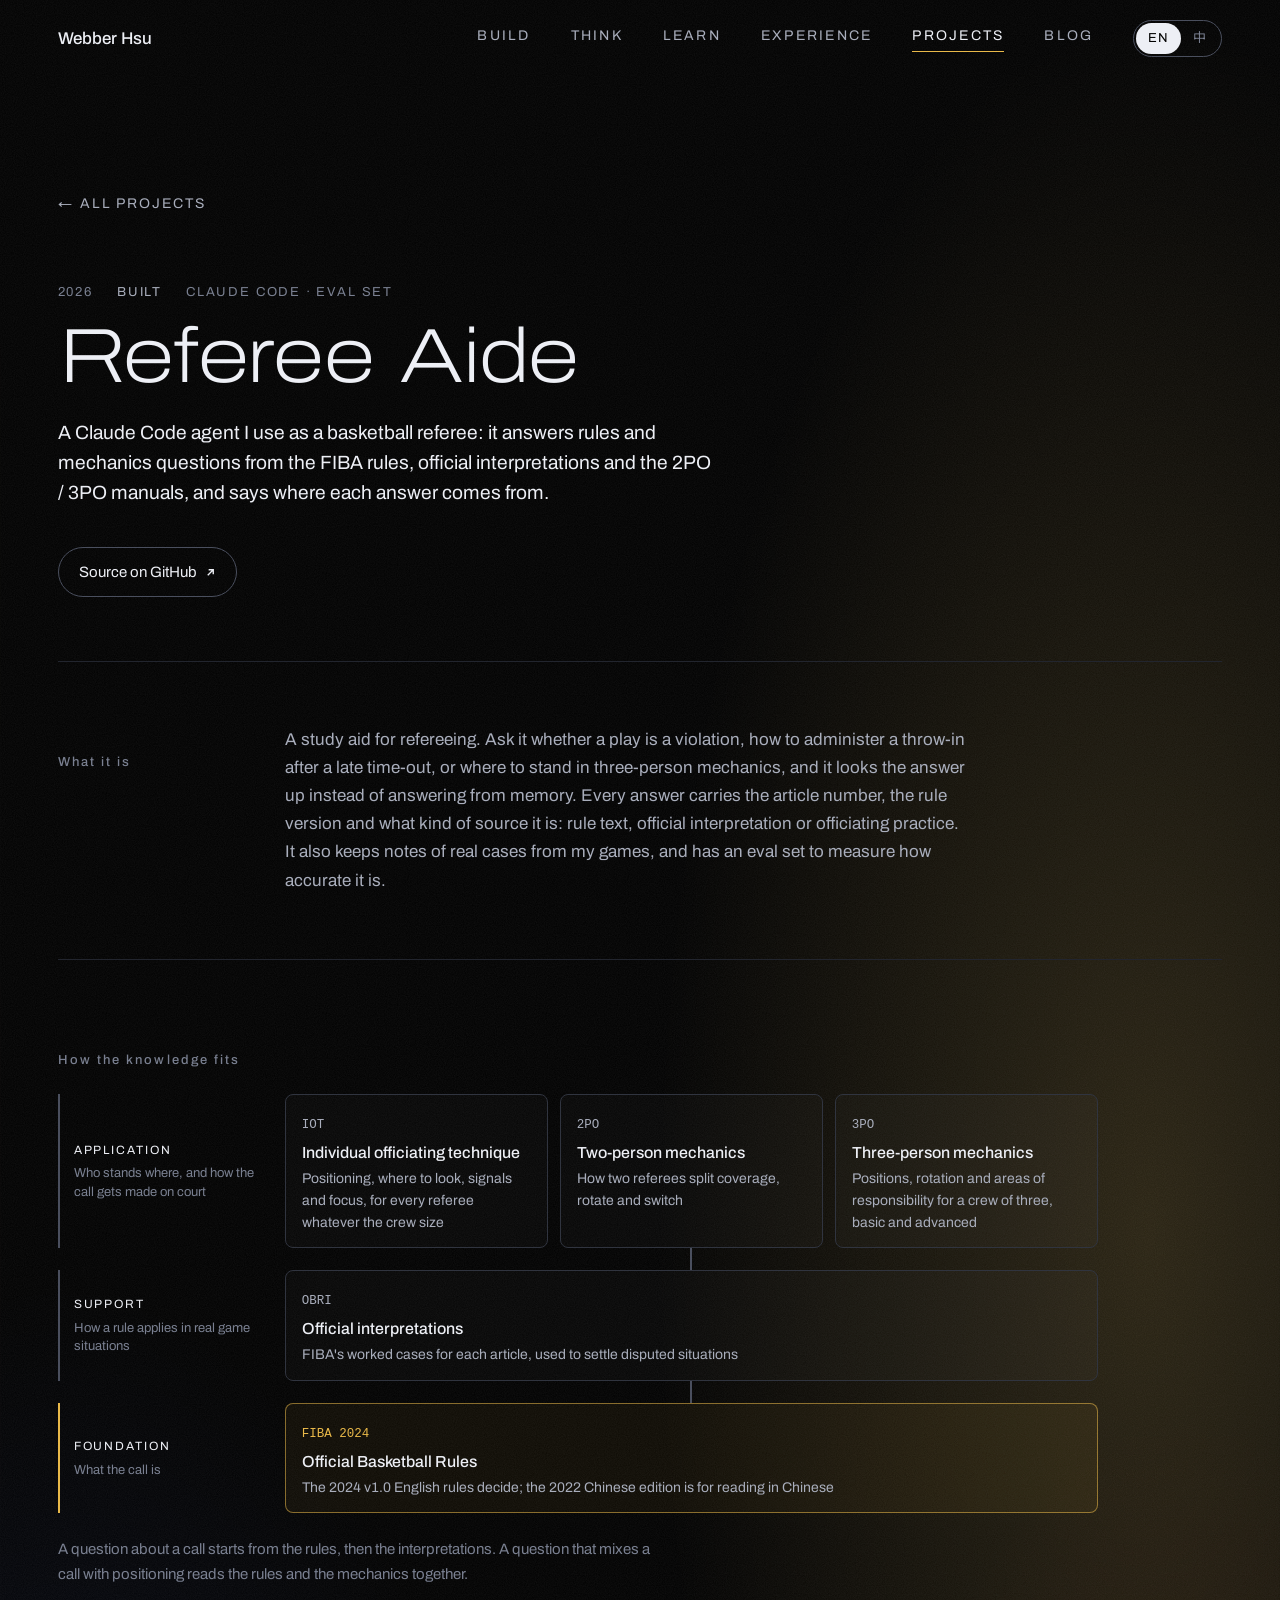
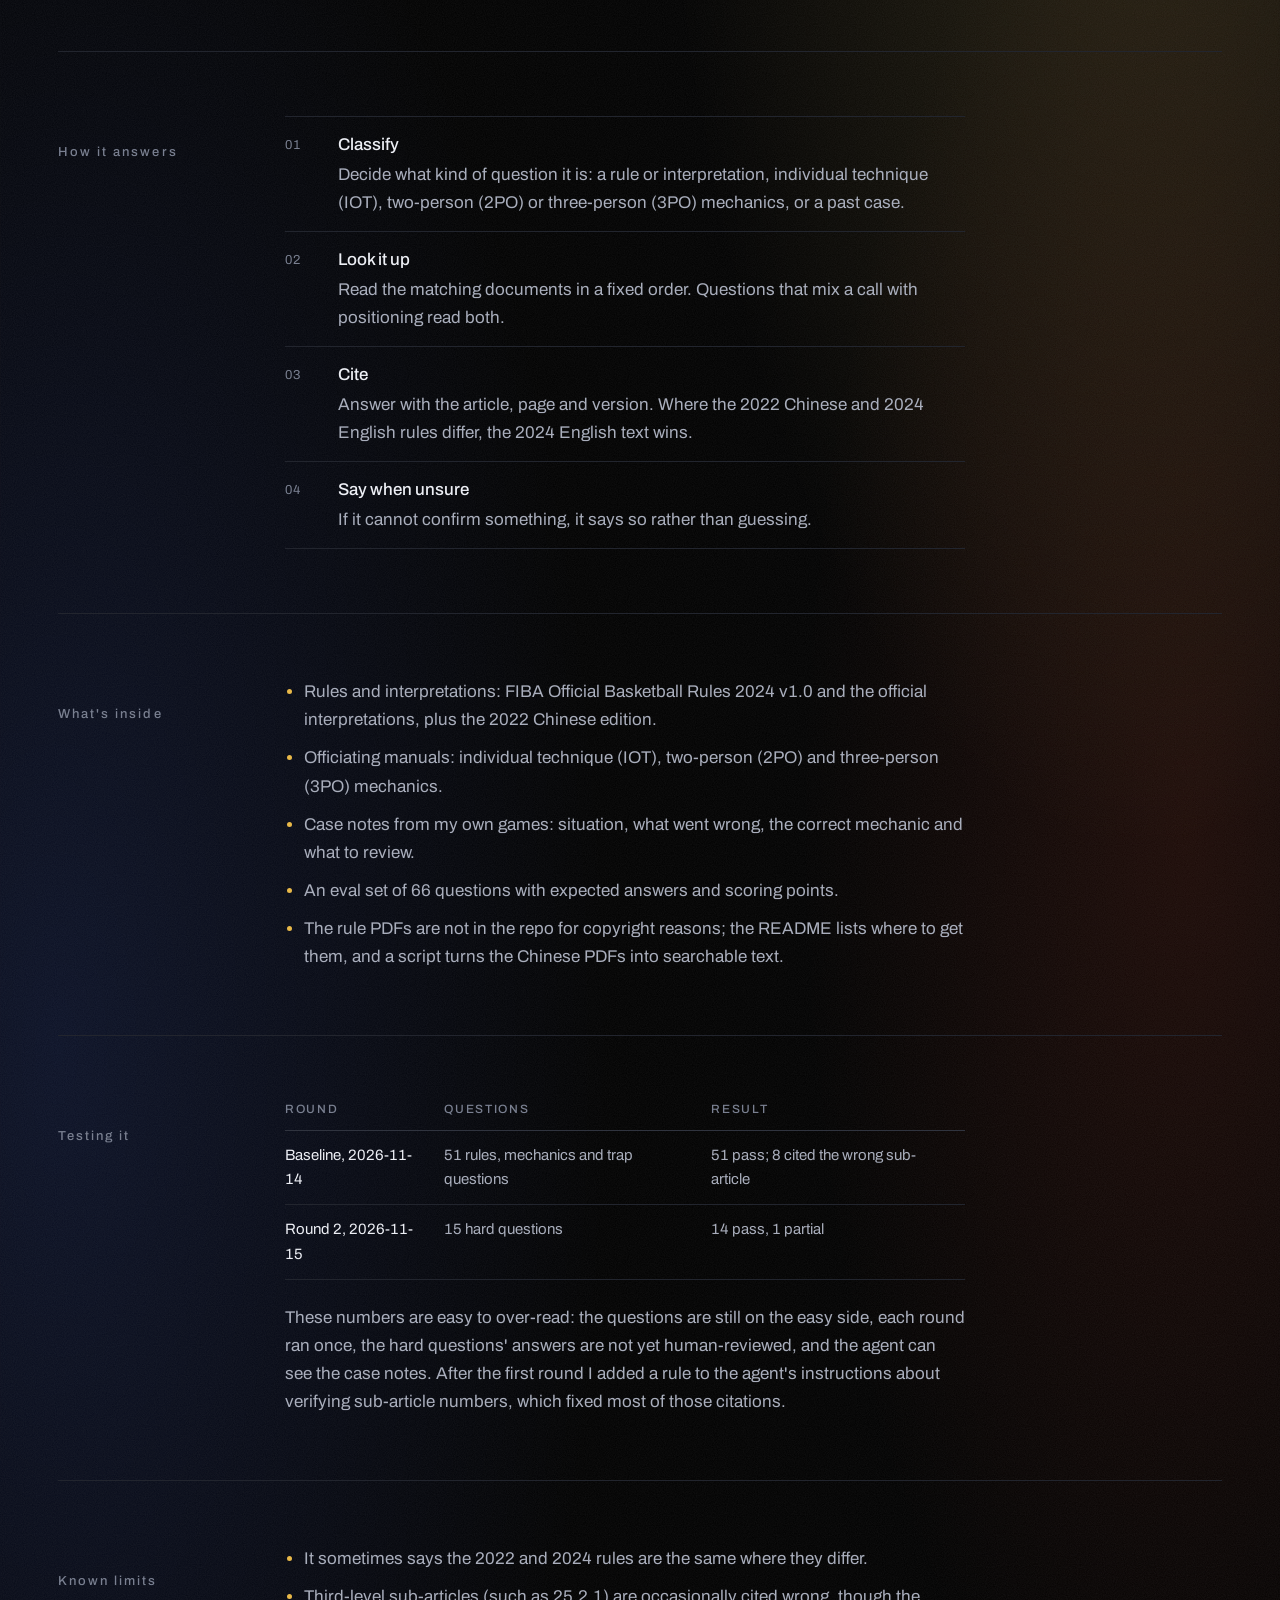
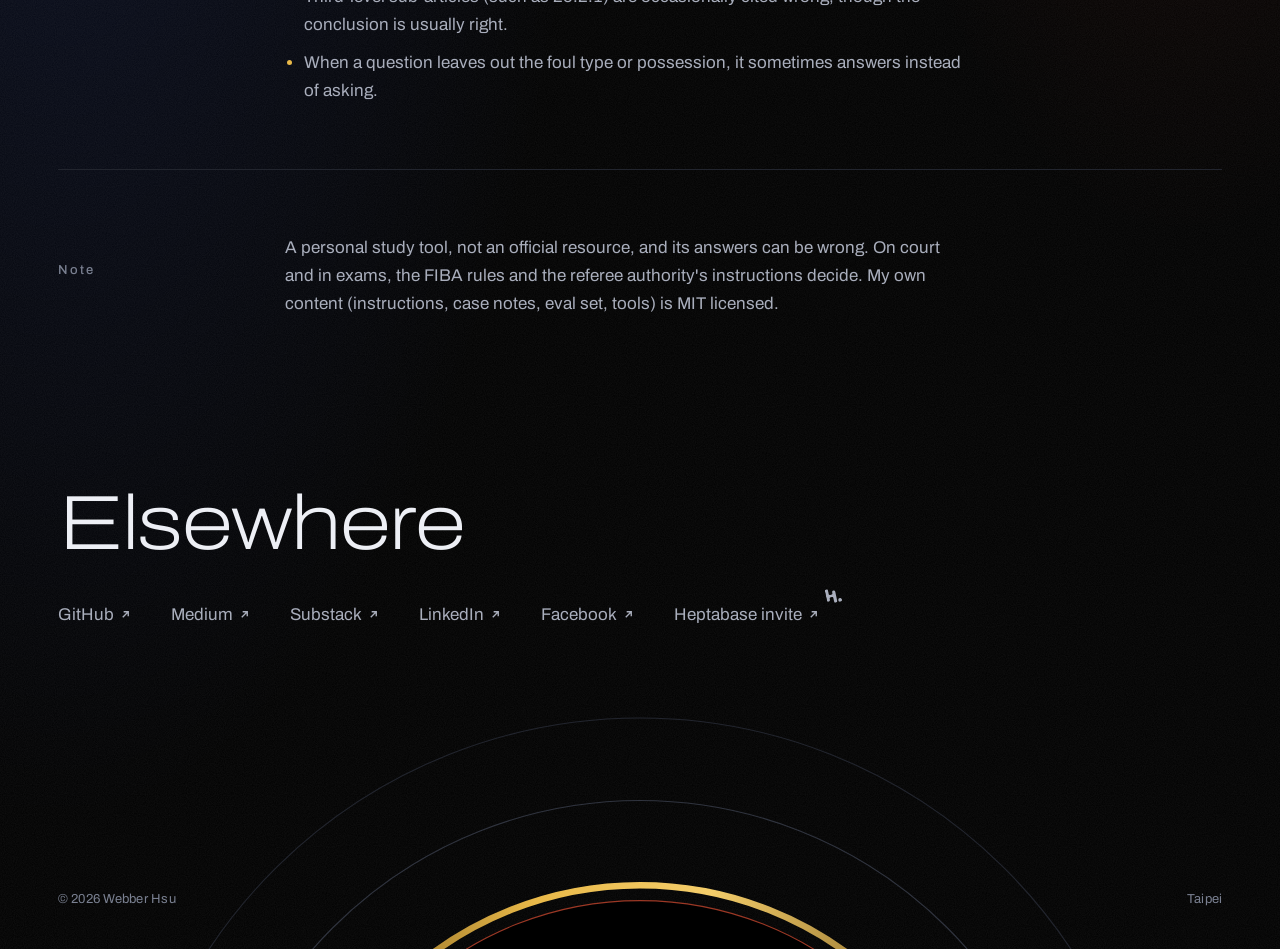
<file: works/referee-aide.html>
<!doctype html>
<html lang="en" data-bg="accretion">
<head>
<meta charset="utf-8">
<meta name="viewport" content="width=device-width, initial-scale=1">
<title>Referee Aide · Webber Hsu</title>
<meta name="description" content="A Claude Code agent for FIBA rules, interpretations and 2PO/3PO mechanics, with an eval set.">
<meta name="theme-color" content="#000000">
<link rel="icon" href="../favicon.svg" type="image/svg+xml">
<link rel="canonical" href="https://tsuwebber.github.io/works/referee-aide.html">
<link rel="apple-touch-icon" href="../apple-touch-icon.png">
<meta property="og:type" content="website">
<meta property="og:site_name" content="Webber Hsu">
<meta property="og:url" content="https://tsuwebber.github.io/works/referee-aide.html">
<meta property="og:title" content="Referee Aide · Webber Hsu 徐偉博">
<meta property="og:description" content="A Claude Code agent for FIBA rules, interpretations and 2PO/3PO mechanics, with an eval set.">
<meta property="og:image" content="https://tsuwebber.github.io/og.png">
<meta property="og:image:width" content="1200">
<meta property="og:image:height" content="630">
<meta property="og:image:alt" content="Webber Hsu 徐偉博 — I build, write and wander to build a deeper understanding of the world.">
<meta name="twitter:card" content="summary_large_image">
<link rel="preconnect" href="https://fonts.googleapis.com">
<link rel="preconnect" href="https://fonts.gstatic.com" crossorigin>
<link rel="stylesheet" href="https://fonts.googleapis.com/css2?family=Archivo:wdth,wght@62..125,100..800&family=Noto+Sans+TC:wght@200;300;400;500&display=swap">
<link rel="stylesheet" href="../styles.css">
</head>
<body class="page-blog page-project" data-project="referee">
<a class="skip" href="#project" data-i18n="skip">Skip to the project</a>

<header class="bar">
  <a class="wordmark" href="../index.html" data-i18n="wordmark">Webber Hsu</a>
  <nav id="primary-nav" aria-label="Primary">
    <span class="menu-label" data-menu-label aria-hidden="true"></span>
    <a href="../index.html#build" data-i18n="nav.build">Build</a>
    <a href="../index.html#think" data-i18n="nav.think">Think</a>
    <a href="../index.html#learn" data-i18n="nav.learn">Learn</a>
    <a href="../index.html#experience" data-i18n="nav.exp">Experience</a>
    <a href="../works.html" class="nav-page is-current" aria-current="page" data-i18n="nav.work">Projects</a>
    <a href="../blog.html" class="nav-page" data-i18n="nav.blog">Blog</a>
    <div class="menu-ext" data-menu-ext></div>
  </nav>
  <div class="lang" role="group" aria-label="Language">
    <button type="button" data-lang="en" aria-pressed="true">EN</button>
    <button type="button" data-lang="zh" aria-pressed="false">中</button>
  </div>
  <button type="button" class="menu-btn" data-menu aria-expanded="false" aria-controls="primary-nav" aria-label="Open menu"><span></span><span></span></button>
</header>

<main id="top" class="blog project" data-project-root>
  <a class="back" href="../works.html" data-i18n="back">All projects</a>
  <article id="project" data-project-body></article>
</main>

<footer class="foot" aria-labelledby="foot-h">
  <h2 id="foot-h" class="foot-h" data-i18n="foot.h">Elsewhere</h2>
  <ul class="ext ext-foot" data-links></ul>
  <p class="foot-meta"><span>© 2026 Webber Hsu</span><span data-i18n="foot.meta">Taipei</span></p>
  <svg class="horizon-rise" viewBox="0 0 1000 260" preserveAspectRatio="xMidYMax meet" aria-hidden="true" focusable="false">
    <defs>
      <linearGradient id="beam2" x1="0" y1="0" x2="1" y2="0">
        <stop offset="0" stop-color="#6B4E17"/>
        <stop offset=".35" stop-color="#E9B949"/>
        <stop offset=".6" stop-color="#F4CD6A"/>
        <stop offset="1" stop-color="#6B4E17"/>
      </linearGradient>
    </defs>
    <circle cx="500" cy="520" r="470" fill="none" stroke="#22252E"/>
    <circle cx="500" cy="520" r="395" fill="none" stroke="#30343F"/>
    <circle cx="500" cy="520" r="318" fill="none" stroke="url(#beam2)" stroke-width="6"/>
    <circle cx="500" cy="520" r="304" fill="#000" stroke="#C2452D" stroke-opacity=".8"/>
  </svg>
</footer>

<script src="../content.js"></script>
<script src="../menu.js"></script>
<script src="../projects.js"></script>
<script src="../project.js"></script>
</body>
</html>
</file>
<file: styles.css>
:root {
  --void: #000000;
  --ink: #EDEFF5;
  --ink-2: #A9AEBC;     /* secondary, 9.5:1 on void */
  --ink-3: #7A8091;     /* tertiary, 5.1:1 on void */
  --ring-1: #4A4F5E;
  --ring-2: #30343F;
  --ring-3: #22252E;
  --gold: #E9B949;
  --ember: #C2452D;

  --sans: "Archivo", "Noto Sans TC", "PingFang TC", "Microsoft JhengHei", system-ui, sans-serif;
  --wide: 125;          /* expanded width for display */

  --gutter: clamp(16px, 4.5vw, 72px);
  --s1: 8px; --s2: 16px; --s3: 24px; --s4: 40px; --s5: 64px; --s6: 104px; --s7: 168px;

  --ease-out: cubic-bezier(.16, 1, .3, 1);
  color-scheme: dark;
}

*, *::before, *::after { box-sizing: border-box; }
html { background: var(--void); scroll-behavior: smooth; -webkit-text-size-adjust: 100%; }
@media (prefers-reduced-motion: reduce) { html { scroll-behavior: auto; } }

body {
  margin: 0;
  background: var(--void);
  color: var(--ink);
  font-family: var(--sans);
  font-size: 17px;
  line-height: 1.6;
  font-variant-numeric: lining-nums tabular-nums;
  -webkit-font-smoothing: antialiased;
  caret-color: var(--gold);
}
html[lang="zh-Hant"] body { line-height: 1.75; letter-spacing: .02em; }

::selection { background: var(--gold); color: var(--void); }
html { scrollbar-color: var(--ring-1) var(--void); scrollbar-width: thin; }
::-webkit-scrollbar { width: 10px; }
::-webkit-scrollbar-track { background: var(--void); }
::-webkit-scrollbar-thumb { background: var(--ring-2); border: 3px solid var(--void); border-radius: 10px; }

a { color: inherit; text-decoration-thickness: 1px; text-underline-offset: .28em; text-decoration-color: var(--ring-1); }
a:hover { text-decoration-color: var(--gold); }
:focus-visible { outline: 1.5px solid var(--gold); outline-offset: 4px; border-radius: 2px; }
button { font: inherit; color: inherit; }

h1, h2, h3, h4 { margin: 0; font-weight: 300; text-wrap: balance; }
p { margin: 0; text-wrap: pretty; }

.skip { position: absolute; left: var(--gutter); top: -60px; padding: 8px 12px; background: var(--ink); color: var(--void); z-index: 10; }
.skip:focus { top: 12px; }

/* Bar */
.bar {
  position: absolute; inset: 0 0 auto 0; z-index: 5;
  display: flex; align-items: center; gap: var(--s4);
  padding: 28px var(--gutter);
  font-size: 14px; letter-spacing: .16em; text-transform: uppercase;
}
.wordmark { font-size: 17px; letter-spacing: .01em; text-transform: none; font-weight: 500; text-decoration: none; margin-right: auto; }
.bar nav { display: flex; gap: var(--s4); }
.bar nav a { text-decoration: none; color: var(--ink-2); transition: color .2s; }
.bar nav a:hover { color: var(--ink); }
.lang { display: flex; border: 1px solid var(--ring-1); border-radius: 999px; padding: 2px; }
.lang button {
  background: none; border: 0; cursor: pointer; padding: 5px 12px; border-radius: 999px;
  font-size: 13px; letter-spacing: .08em; color: var(--ink-3); transition: color .2s, background .2s;
}
.lang button[aria-pressed="true"] { background: var(--ink); color: var(--void); }
.lang button:not([aria-pressed="true"]):hover { color: var(--ink); }

/* Hero */
.hero {
  position: relative;
  min-height: max(100svh, 720px);
  display: grid;
  grid-template-columns: minmax(0, 5fr) minmax(0, 7fr);
  align-items: center;
  gap: var(--s4);
  padding: 120px var(--gutter) var(--s5);
  overflow: hidden;
}
.name {
  display: flex; flex-direction: column;
  font-size: clamp(3.4rem, 7.2vw, 6rem);
  font-weight: 200;
  font-stretch: 125%;
  font-variation-settings: "wdth" var(--wide);
  line-height: .92;
  letter-spacing: -.035em;
}


.ext { list-style: none; margin: 0; padding: 0; display: flex; flex-wrap: wrap; gap: var(--s1) var(--s3); font-size: 15px; }
.ext a { color: var(--ink-2); text-decoration: none; display: inline-flex; gap: 6px; align-items: center; }
.ext a:hover { color: var(--ink); }
.ext a svg { width: 11px; height: 11px; fill: none; stroke: currentColor; stroke-width: 1.5; }
.ext:empty { display: none; }



.dot { flex: none; width: var(--d, 10px); height: var(--d, 10px); border-radius: 50%; background: var(--ink); transition: transform .35s var(--ease-out), background .35s; }



/* Sections */
.section { padding: var(--s7) var(--gutter) 0; }
.section-head { display: grid; grid-template-columns: minmax(0, 5fr) minmax(0, 7fr); gap: var(--s4); align-items: end; margin-bottom: var(--s6); }
.section-head h2, .about > h2, .foot-h {
  font-size: clamp(2.2rem, 4.6vw, 4rem);
  font-weight: 200; font-stretch: 125%; font-variation-settings: "wdth" var(--wide);
  line-height: 1; letter-spacing: -.03em;
}
html[lang="zh-Hant"] .section-head h2, html[lang="zh-Hant"] .about > h2, html[lang="zh-Hant"] .foot-h { letter-spacing: .02em; font-weight: 300; }
.section-head p { color: var(--ink-2); max-width: 46ch; }

.works { list-style: none; margin: 0; padding: 0; }
.work {
  display: grid;
  grid-template-columns: minmax(0, 5fr) minmax(0, 7fr);
  gap: var(--s4);
  padding: var(--s5) 0;
  border-top: 1px solid var(--ring-3);
  scroll-margin-top: 40px;
}
.work:last-child { border-bottom: 1px solid var(--ring-3); }
.work-title { display: flex; align-items: baseline; gap: var(--s2); }
.work-title .dot { align-self: center; }
.work h3, .work h4 { font-size: clamp(1.9rem, 3.4vw, 3rem); font-weight: 300; font-stretch: 112%; font-variation-settings: "wdth" 112; letter-spacing: -.02em; line-height: 1.05; }
.work-meta { margin-top: var(--s2); display: flex; flex-wrap: wrap; gap: var(--s1) var(--s3); font-size: 13px; letter-spacing: .14em; text-transform: uppercase; color: var(--ink-3); }
.status { color: var(--ink-2); }
.status[data-s="live"] { color: var(--gold); }
.work-body p { font-size: 19px; line-height: 1.55; max-width: 52ch; }
html[lang="zh-Hant"] .work-body p { font-size: 18px; max-width: 30em; }
.work-stack { margin-top: var(--s2); color: var(--ink-3); font-size: 14px; }
.work-links { margin-top: var(--s3); display: flex; flex-wrap: wrap; gap: var(--s3); }
.work-links a { font-size: 15px; text-decoration-color: var(--gold); }
.work-links a svg { width: 11px; height: 11px; fill: none; stroke: currentColor; stroke-width: 1.5; margin-left: 6px; }
.work-pending { color: var(--ink-3); font-size: 14px; }
.work[data-status="planned"] h3, .work[data-status="planned"] h4 { color: var(--ink-2); }
.work[data-status="planned"] .work-body p { color: var(--ink-2); }
.work:target h3, .work:target h4 { color: var(--gold); }
.work:target .work-title .dot { background: var(--gold) !important; border-color: var(--gold) !important; }

.entries { list-style: none; margin: 0; padding: 0; }
.entries li { padding: var(--s3) 0; border-bottom: 1px solid var(--ring-3); }
.entries a { display: block; font-size: 20px; font-weight: 300; text-decoration: none; }
.entries a:hover { color: var(--gold); }
.entries time { display: block; margin-top: 4px; font-size: 13px; color: var(--ink-3); letter-spacing: .1em; }
.empty { padding: var(--s4) 0 !important; display: flex; gap: var(--s2); align-items: flex-start; }
.empty .dot { margin-top: 9px; background: none; border: 1px dashed var(--ink-3); }
.empty p { color: var(--ink-2); max-width: 36ch; }
.entries .more { border-bottom: 0; padding-top: var(--s3); }
.entries .more a { display: inline-flex; gap: 6px; align-items: center; font-size: 15px; font-weight: 400; color: var(--ink-2); }
.entries .more a:hover { color: var(--gold); }
.entries .more svg { width: 11px; height: 11px; fill: none; stroke: currentColor; stroke-width: 1.5; }
.empty a { display: inline; font-size: inherit; font-weight: inherit; text-decoration: underline; text-decoration-color: var(--gold); }

.about { display: grid; grid-template-columns: minmax(0, 5fr) minmax(0, 7fr); gap: var(--s4); }
.about-body { display: grid; gap: var(--s3); }
.about-body p { font-size: clamp(1.15rem, 1.6vw, 1.4rem); line-height: 1.55; max-width: 34em; font-weight: 300; }
.about-body p:first-child { color: var(--ink); }
.about-body p + p { color: var(--ink-2); }

.foot { padding: var(--s7) var(--gutter) var(--s5); }
.foot-h { max-width: 14ch; }
.ext-foot { margin-top: var(--s4); font-size: 17px; gap: var(--s2) var(--s4); }
.foot-pending { margin-top: var(--s3); color: var(--ink-3); }
.horizon-rise { display: block; width: min(100%, 980px); height: auto; margin: var(--s6) auto 0; }
.foot-meta { margin-top: var(--s3); display: flex; justify-content: space-between; gap: var(--s3); flex-wrap: wrap; font-size: 13px; color: var(--ink-3); letter-spacing: .02em; }
.noscript { padding: var(--s3) var(--gutter); color: var(--ink-2); }


/* Responsive */
@media (max-width: 960px) {
  .bar nav { display: none; }
  .hero { grid-template-columns: 1fr; padding-top: 96px; gap: var(--s3); min-height: auto; }
  .section { padding-top: var(--s6); }
  .section-head, .work, .about { grid-template-columns: 1fr; gap: var(--s2); }
  .section-head { margin-bottom: var(--s4); }
  .work { padding: var(--s4) 0; gap: var(--s3); }
  .foot { padding-top: var(--s6); }
}
@media (max-width: 560px) {
  .work-body p { font-size: 17px; }
}

/* ---------- Header: the four quarters + About ---------- */
.bar nav a.is-current { color: var(--ink); }
.bar nav a.is-current::after { content: ""; display: block; height: 1px; margin-top: 4px; background: var(--gold); }
.visually-hidden { position: absolute !important; width: 1px; height: 1px; overflow: hidden; clip: rect(0 0 0 0); white-space: nowrap; }

/* ---------- The four-part dial ---------- */
.hub { padding-top: var(--s6); }
.hub-grid { display: grid; grid-template-columns: minmax(0, 5fr) minmax(0, 7fr); gap: var(--s5); align-items: start; }
.dial-wrap { position: sticky; top: max(24px, calc(50vh - 290px)); }
.dial { position: relative; width: min(100%, 520px); aspect-ratio: 1; margin-inline: auto; }
.dial-art { width: 100%; height: 100%; overflow: visible; touch-action: none; cursor: grab; user-select: none; -webkit-user-select: none; }
.dial-art.is-dragging { cursor: grabbing; }
.dial-ticks line { stroke: var(--ring-2); stroke-width: 1; }
.dial-pointer { fill: var(--gold); }
.seg-hit { fill: transparent; cursor: pointer; outline: none; }
.seg-hit:focus-visible { fill: rgba(233, 185, 73, .07); }
.seg-arc { fill: none; stroke: var(--ring-1); stroke-width: 2; transition: stroke .5s var(--ease-out), stroke-width .5s var(--ease-out); }
.seg:hover .seg-arc { stroke: #6E7486; }
.seg.is-active .seg-arc { stroke: var(--gold); stroke-width: 5; }
.seg-dot { fill: var(--ink-3); transition: fill .5s var(--ease-out); }
.seg-dot.is-planned { fill: none; stroke: var(--ink-3); stroke-dasharray: 2 2; }
.seg.is-active .seg-dot { fill: var(--ink); }
.seg.is-active .seg-dot.is-planned { fill: none; stroke: var(--ink-2); }
.seg-label { fill: var(--ink-3); font-family: var(--sans); font-size: 17px; letter-spacing: .2em; text-transform: uppercase; pointer-events: none; transition: fill .5s var(--ease-out); }
html[lang="zh-Hant"] .seg-label { letter-spacing: .3em; font-size: 19px; }
.seg-label.is-active { fill: var(--ink); }
.dial-core {
  position: absolute; inset: 32%; border-radius: 50%;
  display: grid; place-content: center; text-align: center; gap: 6px;
  border: 1px solid var(--ember); pointer-events: none;
}
.dial-core-name { font-size: clamp(1.4rem, 3vw, 2.2rem); font-weight: 200; font-stretch: 125%; font-variation-settings: "wdth" 125; letter-spacing: -.02em; line-height: 1; }
html[lang="zh-Hant"] .dial-core-name { letter-spacing: .12em; font-weight: 300; }

.cat + .cat { margin-top: var(--s7); }
.cat { scroll-margin-top: 24px; }
.dial-caption { display: none; }
.panel-head { padding-bottom: var(--s4); border-bottom: 1px solid var(--ring-3); }
.panel-h {
  font-size: clamp(2.2rem, 4.6vw, 4rem); font-weight: 200; font-stretch: 125%; font-variation-settings: "wdth" var(--wide);
  line-height: 1; letter-spacing: -.03em;
}
html[lang="zh-Hant"] .panel-h { letter-spacing: .02em; font-weight: 300; }
.panel-head p { margin-top: var(--s3); color: var(--ink-2); max-width: 46ch; }
html[lang="zh-Hant"] .panel-head p { max-width: 28em; }

.panel .work { display: block; padding: var(--s4) 0; }
.panel .work-meta { margin-top: var(--s1); }
.panel .work-summary { margin-top: var(--s2); font-size: 18px; line-height: 1.55; max-width: 52ch; }
html[lang="zh-Hant"] .panel .work-summary { font-size: 17px; max-width: 30em; }
.panel .work[data-status="planned"] .work-summary { color: var(--ink-2); }
.panel .entry { padding: var(--s3) 0; border-bottom: 1px solid var(--ring-3); }
.panel .entry a { display: inline-flex; gap: 10px; align-items: baseline; font-size: 21px; font-weight: 300; text-decoration: none; }
.panel .entry a svg { width: 11px; height: 11px; fill: none; stroke: currentColor; stroke-width: 1.5; flex: none; }
.panel .entry a:hover { color: var(--gold); }
.panel .entry time { display: block; margin-top: 4px; font-size: 13px; color: var(--ink-3); letter-spacing: .1em; }
.panel .empty { display: flex; gap: var(--s2); align-items: center; padding: var(--s4) 0; color: var(--ink-2); }
.panel .empty .dot { background: none; border: 1px dashed var(--ink-3); }
.panel-more { display: inline-flex; gap: 6px; align-items: center; margin-top: var(--s4); font-size: 15px; color: var(--ink-2); text-decoration: none; }
.panel-more:hover { color: var(--gold); }
.panel-more svg { width: 11px; height: 11px; fill: none; stroke: currentColor; stroke-width: 1.5; }

@media (max-width: 960px) {
  .bar { flex-wrap: wrap; row-gap: 14px; }
  .bar nav { display: flex; order: 3; width: 100%; gap: 22px; font-size: 12px; letter-spacing: .14em; }
  .hero { padding-top: 128px; }
  .hub-grid { grid-template-columns: 1fr; gap: var(--s4); }
  /* On small screens the dial shrinks into a sticky strip that keeps turning as you scroll. */
  .dial-wrap {
    position: sticky; top: 0; z-index: 4;
    display: flex; align-items: center; gap: var(--s2);
    margin-inline: calc(var(--gutter) * -1); padding: 10px var(--gutter);
    background: var(--void); border-bottom: 1px solid var(--ring-3);
  }
  .dial { width: 76px; margin: 0; flex: none; }
  .dial-core, .seg-label, .dial-hint, .dial-ticks { display: none; }
  .seg-arc { stroke-width: 14; }
  .seg.is-active .seg-arc { stroke-width: 26; }
  .seg-dot { r: 9; }
  .dial-pointer { transform: scale(2.2); transform-origin: 320px 0; }
  .dial-caption { display: grid; gap: 2px; margin: 0; }
  .dial-caption [data-core-name] { font-size: 20px; font-weight: 300; font-stretch: 125%; font-variation-settings: "wdth" 125; letter-spacing: -.01em; line-height: 1.1; }
  html[lang="zh-Hant"] .dial-caption [data-core-name] { letter-spacing: .1em; font-stretch: 100%; }
  .cat + .cat { margin-top: var(--s6); }
  .cat { scroll-margin-top: 110px; }
}
@media (max-width: 560px) {
  .bar nav { gap: 16px; letter-spacing: .1em; }
  .panel .entry a { font-size: 18px; }
}

/* ---------- Hero: name, hashtags, links. Nothing else. ---------- */
.hero {
  display: flex; flex-direction: column; justify-content: center; align-items: flex-start;
  min-height: min(78svh, 760px);
  padding: 140px var(--gutter) var(--s5);
  gap: 0; overflow: visible;
}
.hero .name { font-size: clamp(3.6rem, 9vw, 6rem); }
.hero .name-zh { margin-top: var(--s3); }
.tags { list-style: none; margin: var(--s5) 0 0; padding: 0; display: flex; flex-wrap: wrap; gap: var(--s1) var(--s3); }
.tags li { font-size: clamp(15px, 1.4vw, 18px); color: var(--ink-2); letter-spacing: .01em; }
html[lang="zh-Hant"] .tags li { letter-spacing: .06em; }
.hero .ext { margin-top: var(--s3); }
@media (max-width: 960px) {
  .hero { min-height: auto; padding-top: 150px; padding-bottom: var(--s4); }
}

/* Hero, centred: one name in the page's language, then the hashtags. Links live in the footer. */
.hero { align-items: center; text-align: center; }
.hero .name { display: block; }
.hero .name-en { display: block; }
.hero .name-cjk { display: none; font-weight: 200; letter-spacing: .12em; font-stretch: 100%; font-variation-settings: normal; margin-right: -.12em; }
html[lang="zh-Hant"] .hero .name-en { display: none; }
html[lang="zh-Hant"] .hero .name-cjk { display: block; }
.hero .tags { justify-content: center; }

/* ---------- Type roles: section vs item must read apart at a glance ----------
   Section  : wide, hairline-thin, large   (clamp 2.8rem → 5.5rem, wght 200, wdth 125)
   Item     : normal width, regular, small (1.5rem, wght 450, wdth 100)
   Body     : 17–18px, Dust for descriptions
   Meta     : 12–13px tracked caps, Far Dust                                        */
.panel-h, .about > h2, .foot-h { font-size: clamp(2.8rem, 6vw, 5.5rem); line-height: .98; }
.panel-head { padding-bottom: var(--s5); }
.panel-head p { font-size: 17px; }
.panel .work h4, .panel .entry a {
  font-size: clamp(1.25rem, 1.8vw, 1.5rem);
  font-weight: 450; font-stretch: 100%; font-variation-settings: "wdth" 100;
  letter-spacing: -.005em; line-height: 1.3;
}
html[lang="zh-Hant"] .panel .work h4, html[lang="zh-Hant"] .panel .entry a { font-weight: 500; letter-spacing: .02em; }
.panel .work[data-status="planned"] h4 { color: var(--ink-2); }
.panel .work-meta { margin-top: 10px; font-size: 12px; }
.panel .work-summary { margin-top: var(--s2); font-size: 17px; color: var(--ink-2); }
.panel .work .dot { --d: 8px !important; }
.panel .entry a { display: inline; }
.panel .entry a svg { display: inline-block; margin-left: 8px; vertical-align: .1em; }


/* ---------- Hashtag icons: small line drawings scattered above and below ---------- */
.hero .tags { row-gap: 52px; column-gap: clamp(20px, 3vw, 40px); margin-top: calc(var(--s5) + 18px); }
.tags li { position: relative; }
.tag-icon {
  position: absolute; left: 50%; width: 22px; height: 22px;
  fill: none; stroke: var(--ink-3); stroke-width: 1.5; stroke-linecap: round; stroke-linejoin: round;
  transform: translateX(calc(-50% + var(--x, 0px))) rotate(var(--tilt, 0deg));
  pointer-events: none;
}
.tag-icon[data-at="above"] { bottom: calc(100% + 10px); }
.tag-icon[data-at="below"] { top: calc(100% + 10px); }
/* The icons are decoration, not buttons: no hover change. Each one drifts on its own slow loop,
   with a different length and start, so they never move in step. */
@media (prefers-reduced-motion: no-preference) {
  .tag-icon {
    animation: tag-float calc(7s + var(--i, 0) * 1.1s) ease-in-out infinite;
    animation-delay: calc(var(--i, 0) * -2.3s);
  }
}
@keyframes tag-float {
  0%, 100% { translate: 0 0; rotate: 0deg; }
  30% { translate: 2px -7px; rotate: 5deg; }
  65% { translate: -2px -3px; rotate: -4deg; }
}
@media (max-width: 560px) {
  .hero .tags { row-gap: 56px; column-gap: 26px; }
  .tag-icon { width: 20px; height: 20px; }
}
.tag-icon { width: 26px; height: 26px; stroke: var(--ink-2); stroke-width: 1.4; }
.tag-icon[data-at="above"] { bottom: calc(100% + 12px); }
.tag-icon[data-at="below"] { top: calc(100% + 12px); }
@media (max-width: 560px) { .tag-icon { width: 22px; height: 22px; } }

/* ---------- Background rendering: black ground with the accretion disc's Doppler colour ---------- */
html[data-bg] body::before, html[data-bg] body::after {
  content: ""; position: fixed; inset: 0; z-index: -1; pointer-events: none;
}
/* Film grain keeps every option from looking like a flat CSS gradient. */
html[data-bg] body::after {
  opacity: .07; mix-blend-mode: overlay;
  background-image: url("data:image/svg+xml;utf8,<svg xmlns='http://www.w3.org/2000/svg' width='220' height='220'><filter id='n'><feTurbulence type='fractalNoise' baseFrequency='.9' numOctaves='2' stitchTiles='stitch'/><feColorMatrix values='0 0 0 0 1  0 0 0 0 1  0 0 0 0 1  0 0 0 .9 0'/></filter><rect width='100%' height='100%' filter='url(%23n)'/></svg>");
}

/* A · Accretion: Doppler colour of the disc. Gold-white where matter approaches,
   ember where it recedes, a cold blue far side. */
html[data-bg="accretion"] body::before {
  /* Positions are fed by main.js from scroll: the three patches orbit the centre like the disc turning. */
  background:
    radial-gradient(55% 42% at var(--gold-x, 78%) var(--gold-y, 14%), rgba(244, 205, 106, .17), transparent 70%),
    radial-gradient(42% 34% at var(--ember-x, 92%) var(--ember-y, 46%), rgba(194, 69, 45, .14), transparent 72%),
    radial-gradient(60% 46% at var(--blue-x, 8%) var(--blue-y, 92%), rgba(72, 110, 255, .15), transparent 72%);
}


html[data-bg] body { background: transparent; }

/* ---------- Fixed header ---------- */
:root { --bar-h: 92px; }
html { scroll-padding-top: var(--bar-h); }
.bar {
  position: fixed; inset: 0 0 auto 0; z-index: 20;
  padding-block: 20px;
  border-bottom: 1px solid transparent;
  transition: background .35s var(--ease-out), border-color .35s var(--ease-out), backdrop-filter .35s var(--ease-out);
}
/* Once the page moves under it, the bar takes a dark veil so links stay legible over content and colour. */
.bar.is-scrolled {
  background: rgba(0, 0, 0, .66);
  -webkit-backdrop-filter: blur(14px) saturate(120%);
          backdrop-filter: blur(14px) saturate(120%);
  border-bottom-color: var(--ring-3);
}
.dial-wrap { top: max(calc(var(--bar-h) + 24px), calc(50vh - 290px + var(--bar-h) / 2)); }
.cat { scroll-margin-top: 24px; }   /* added to html scroll-padding (the bar) */
@media (max-width: 960px) {
  .bar { padding-block: 14px 12px; }
  .dial-wrap { top: var(--bar-h); }
  .cat { scroll-margin-top: 124px; }   /* clears the sticky dial strip */
}

.motto { margin-top: var(--s3); font-size: clamp(1.05rem, 1.5vw, 1.25rem); color: var(--ink-2); letter-spacing: .01em; }
html[lang="zh-Hant"] .motto { letter-spacing: .08em; }
/* On phones the tag row wraps, so every icon sits straight above its own tag. */
@media (max-width: 560px) {
  .tag-icon { --x: 0px !important; }
  .tag-icon[data-at="below"] { top: auto; bottom: calc(100% + 10px); }
}

/* Footer: the horizon rises from the very bottom edge of the page, so the page edge is what cuts it. */
.foot { padding-bottom: 0; }
.foot-meta { margin-top: var(--s6); }
.horizon-rise { margin: var(--s5) auto 0; width: min(100%, 1100px); vertical-align: bottom; }

/* Footer, final: text stays last on the page; the horizon rises behind it from the page's bottom edge. */
.foot { position: relative; overflow: hidden; padding-bottom: var(--s4); }
.foot > :not(.horizon-rise) { position: relative; z-index: 1; }
.horizon-rise {
  position: absolute; left: 50%; bottom: 0; z-index: 0;
  width: min(100%, 1100px); margin: 0; transform: translateX(-50%);
}
.foot-meta { margin-top: clamp(180px, 22vw, 260px); }
@media (max-width: 560px) { .horizon-rise { width: 175%; } }

/* ---------- Blog page ---------- */
.blog { padding: calc(var(--bar-h) + var(--s6)) var(--gutter) 0; max-width: 1200px; }
.blog-head { padding-bottom: var(--s5); border-bottom: 1px solid var(--ring-3); }
.blog-h {
  font-size: clamp(2.8rem, 6vw, 5.5rem); font-weight: 200; font-stretch: 125%; font-variation-settings: "wdth" 125;
  line-height: .98; letter-spacing: -.03em;
}
html[lang="zh-Hant"] .blog-h { letter-spacing: .02em; font-weight: 300; }
.blog-sub { margin-top: var(--s3); font-size: 17px; color: var(--ink-2); max-width: 52ch; }
.blog-filter { display: inline-flex; margin-top: var(--s4); border: 1px solid var(--ring-1); border-radius: 999px; padding: 3px; }
.blog-filter button {
  background: none; border: 0; cursor: pointer; padding: 7px 16px; border-radius: 999px;
  font-size: 14px; letter-spacing: .02em; color: var(--ink-2); transition: color .2s, background .2s;
}
.blog-filter button[aria-pressed="true"] { background: var(--ink); color: var(--void); }
.blog-filter button:not([aria-pressed="true"]):hover { color: var(--ink); }

.year { display: grid; grid-template-columns: minmax(0, 2fr) minmax(0, 10fr); gap: var(--s4); padding-top: var(--s5); }
.year-h { font-size: 13px; font-weight: 500; letter-spacing: .16em; color: var(--ink-3); padding-top: 26px; font-variant-numeric: tabular-nums; }
.posts { list-style: none; margin: 0; padding: 0; }
.post a {
  display: grid; grid-template-columns: minmax(0, 1fr) auto; align-items: baseline; gap: var(--s3);
  padding: var(--s3) 0; border-bottom: 1px solid var(--ring-3); text-decoration: none;
}
.post-title { font-size: clamp(1.15rem, 1.6vw, 1.4rem); font-weight: 450; line-height: 1.35; transition: color .2s; }
html[lang="zh-Hant"] .post-title, .post-title[lang="zh-Hant"] { font-weight: 500; letter-spacing: .02em; }
.post-title svg { display: inline-block; width: 11px; height: 11px; margin-left: 8px; vertical-align: .1em; fill: none; stroke: currentColor; stroke-width: 1.5; }
.post a:hover .post-title { color: var(--gold); }
.post-meta { display: flex; gap: var(--s2); font-size: 12px; letter-spacing: .12em; text-transform: uppercase; color: var(--ink-3); white-space: nowrap; font-variant-numeric: tabular-nums; }
.blog .empty { padding: var(--s5) 0; color: var(--ink-2); }
.page-blog .foot { padding-top: var(--s7); }

@media (max-width: 760px) {
  .year { grid-template-columns: 1fr; gap: 0; padding-top: var(--s4); }
  .year-h { padding-top: 0; }
  .post a { grid-template-columns: 1fr; gap: 6px; }
}

/* AI-translated titles say so, quietly. */
.ai-tag { color: var(--ink-3); letter-spacing: .08em; text-transform: none; font-style: italic; }
.post-meta .ai-tag { letter-spacing: .04em; }
.panel .entry-meta { display: flex; flex-wrap: wrap; gap: 4px var(--s2); margin-top: 4px; font-size: 13px; color: var(--ink-3); letter-spacing: .1em; }
.panel .entry-meta time { margin-top: 0; }
@media (max-width: 760px) { .post-meta { flex-wrap: wrap; white-space: normal; } }


/* ---------- Experience: two lines, a main line and one branch, oldest left to newest right ---------- */
.exp { padding-top: var(--s7); position: relative; }
.exp-stage { padding-top: var(--s4); height: 100%; }   /* spans the section so the map can stay pinned */
.exp-h {
  font-size: clamp(2.8rem, 6vw, 5.5rem); font-weight: 200; font-stretch: 125%; font-variation-settings: "wdth" 125;
  line-height: .98; letter-spacing: -.03em; margin-bottom: var(--s3);
}
html[lang="zh-Hant"] .exp-h { letter-spacing: .02em; font-weight: 300; }
.tl-viewport { position: sticky; top: calc(var(--bar-h) + 16px); overflow: hidden; margin-inline: calc(var(--gutter) * -1); padding-inline: var(--gutter); }
.timeline { list-style: none; margin: 0; padding: 0; position: relative; will-change: transform; transform-origin: 0 0; }
.tl-lines { position: absolute; inset: 0; overflow: visible; }
.tl-rail { fill: none; stroke-linecap: round; stroke-linejoin: round; }
.tl-rail.is-main { stroke: var(--ink-2); stroke-width: 2; }
.tl-rail.is-now { stroke: var(--gold); stroke-width: 2.5; }
.tl-rail.is-side { stroke: var(--ring-1); stroke-width: 1.5; }
.tl-rail.is-interest { stroke: var(--ring-1); stroke-width: 1.5; stroke-dasharray: 1 5; }
.tl-lane { fill: var(--ink-3); font-family: var(--sans); font-size: 11px; letter-spacing: .14em; text-transform: uppercase; }
html[lang="zh-Hant"] .tl-lane { letter-spacing: .1em; font-size: 12px; }
.tl-node { fill: var(--void); stroke: var(--ink-3); stroke-width: 1.5; }
.tl-node.is-main { r: 6; }
.tl-node.is-main { fill: var(--ink); stroke: none; }
.tl-node.is-main.is-now { fill: var(--gold); }
.tl-node.is-now:not(.is-main) { fill: var(--gold); stroke: none; }

.tl { position: absolute; padding-right: var(--s3); }
.tl-when {
  display: flex; gap: var(--s2); align-items: baseline; white-space: nowrap;
  font-size: 13px; letter-spacing: .06em; color: var(--ink-2); font-variant-numeric: tabular-nums;
}
.tl-type { font-size: 11px; letter-spacing: .16em; text-transform: uppercase; color: var(--ink-3); }
html[lang="zh-Hant"] .tl-type { letter-spacing: .12em; }
.tl[data-now] .tl-when span:first-child { color: var(--gold); }
.tl-title { margin-top: 6px; font-size: clamp(1.1rem, 1.4vw, 1.3rem); font-weight: 450; line-height: 1.3; }
.tl-main .tl-title { font-size: clamp(1.35rem, 2vw, 1.75rem); font-weight: 300; font-stretch: 112%; font-variation-settings: "wdth" 112; letter-spacing: -.01em; }
html[lang="zh-Hant"] .tl-title { font-weight: 500; letter-spacing: .02em; }
html[lang="zh-Hant"] .tl-main .tl-title { font-weight: 400; font-stretch: 100%; font-variation-settings: normal; }
.tl-org { margin-top: 3px; font-size: 14px; color: var(--ink-2); }
/* Interests carry a small line icon after the title, drawn like the hero hashtag icons and floating the same way. */
.tl-icon {
  display: inline-block; width: 24px; height: 24px; margin-left: 8px; vertical-align: -4px;
  fill: none; stroke: var(--ink-2); stroke-width: 1.4; stroke-linecap: round; stroke-linejoin: round;
}
@media (prefers-reduced-motion: no-preference) {
  .tl-icon { animation: tag-float calc(7s + var(--i, 0) * 1.1s) ease-in-out infinite; animation-delay: calc(var(--i, 0) * -2.3s); }
}
/* Awards: a footnote on the side line, not a card. */
.tl-mini { margin-top: 6px; font-size: 15px; line-height: 1.4; color: var(--ink-2); max-width: 200px; }
.tl-node.is-mini { stroke: var(--ink-3); stroke-width: 1; }
.tl-note { margin-top: 6px; font-size: 14px; color: var(--ink-2); line-height: 1.5; }
.tl-link { display: inline-flex; gap: 6px; align-items: center; margin-top: 6px; font-size: 13px; color: var(--ink-3); text-decoration: none; }
.tl-link:hover { color: var(--gold); }
.tl-link svg { width: 10px; height: 10px; fill: none; stroke: currentColor; stroke-width: 1.5; }
@media (max-width: 760px) {
  .exp-stage { padding-top: 0; height: auto; }
  .tl-viewport { position: static; overflow-x: auto; scrollbar-width: none; -webkit-overflow-scrolling: touch; }
  .tl-viewport::-webkit-scrollbar { display: none; }
}
/* Phones: the timeline becomes one vertical list, newest first, on a single rail.
   Node style still says which line an entry belongs to: solid for education and work,
   hollow for projects, small for awards, gold for what is still going on. */
.timeline.is-list { position: relative; padding-left: 26px; transform: none !important; }
.timeline.is-list::before { content: ""; position: absolute; left: 5px; top: 8px; bottom: 8px; width: 1.5px; background: var(--ring-1); }
.is-list .tl { position: relative; left: auto; top: auto; width: auto; padding: 0 0 var(--s4); }
.is-list .tl::before {
  content: ""; position: absolute; left: -26px; top: 4px; width: 9px; height: 9px; border-radius: 50%;
  background: var(--void); border: 1.5px solid var(--ink-3); box-sizing: border-box;
}
.is-list .tl-main::before { width: 12px; height: 12px; left: -27.5px; top: 2px; background: var(--ink); border: 0; }
.is-list .tl.is-award::before { width: 7px; height: 7px; left: -25px; top: 5px; border-width: 1px; }
.is-list .tl[data-now]::before { background: var(--gold); border-color: var(--gold); }
.is-list .tl-main .tl-title { font-size: 1.45rem; }
.is-list .tl-mini { max-width: none; }

/* "Translated by AI" sits on its own line under the title it describes. */
.post-title .ai-tag { display: block; margin-top: 4px; font-size: 12px; font-weight: 400; letter-spacing: .04em; color: var(--ink-3); }
.panel .entry-meta .ai-tag { flex-basis: 100%; }

/* ---------- Heptabase invite: the Heptabase mark floats at the link's top-right ---------- */
.ext a.ext-invite { position: relative; padding-right: 10px; }
.ext a .invite-logo {
  position: absolute; right: -12px; top: -13px; width: 15px; height: 15px;
  fill: var(--ink-2); stroke: none;
  transform: rotate(-12deg);
  transition: fill .3s var(--ease-out), transform .5s cubic-bezier(.34, 1.56, .64, 1);
}
@media (prefers-reduced-motion: no-preference) {
  .ext a .invite-logo { animation: invite-float 4.5s ease-in-out infinite; }
}
@keyframes invite-float { 0%, 100% { translate: 0 0; } 50% { translate: 1px -3px; } }
.ext a.ext-invite:hover, .ext a.ext-invite:focus-visible { color: var(--gold); }
.ext a.ext-invite:hover .invite-logo, .ext a.ext-invite:focus-visible .invite-logo {
  fill: var(--gold); transform: translate(3px, -5px) rotate(14deg) scale(1.3); animation-play-state: paused;
}

/* Blog metadata (date, source) reads at full contrast at 12px. */
.post-meta { color: var(--ink-2); }

/* ---------- Small screens ---------- */
/* The name stays on one line: it scales with the screen instead of wrapping. */
@media (max-width: 560px) {
  .hero .name-en { font-size: min(3.6rem, calc((100vw - 2 * var(--gutter)) / 6.6)); white-space: nowrap; }
  /* Footer links in two even columns with room to tap. */
  .ext-foot { display: grid; grid-template-columns: 1fr 1fr; gap: 0 var(--s3); }
  .ext-foot a { padding-block: 10px; }
  .ext-foot li:has(.ext-invite) { grid-column: 1 / -1; }   /* the invite gets its own row so it never wraps */
  .ext-foot a { white-space: nowrap; }
}
.motto { text-wrap: balance; }
html[lang="zh-Hant"] .motto { word-break: keep-all; }   /* Chinese breaks at the commas, not mid-word */
/* The narrowest phones: the five nav links tighten so Blog stays on screen. */
@media (max-width: 359px) {
  .bar nav { gap: 12px; font-size: 11px; letter-spacing: .06em; }
}

/* ---------- Phones and tablets (960px and below) ---------- */
/* Header: one row. The links fold into a menu button that opens a full-height list under the bar. */
.menu-btn { display: none; }
@media (max-width: 960px) {
  .bar { flex-wrap: nowrap; padding-block: 14px; gap: var(--s2); }
  .menu-btn {
    display: grid; place-content: center; gap: 6px; width: 44px; height: 44px; margin-right: -10px;
    background: none; border: 0; cursor: pointer; padding: 0;
  }
  .menu-btn span { display: block; width: 22px; height: 1.5px; background: var(--ink); border-radius: 2px; transition: transform .35s var(--ease-out); }
  .bar.is-open .menu-btn span:first-child { transform: translateY(3.75px) rotate(45deg); }
  .bar.is-open .menu-btn span:last-child { transform: translateY(-3.75px) rotate(-45deg); }
  .bar nav, .bar nav a { all: unset; }
  .bar nav {
    position: absolute; top: 100%; left: 0; right: 0; height: calc(100dvh - var(--bar-h));
    display: flex; flex-direction: column; gap: 4px; padding: var(--s4) var(--gutter);
    background: rgba(0, 0, 0, .97); -webkit-backdrop-filter: blur(18px); backdrop-filter: blur(18px);
    border-top: 1px solid var(--ring-3); box-sizing: border-box;
    opacity: 0; visibility: hidden; transform: translateY(-8px);
    transition: opacity .3s var(--ease-out), transform .3s var(--ease-out), visibility 0s .3s;
    text-transform: none; letter-spacing: 0;
  }
  .bar.is-open nav { opacity: 1; visibility: visible; transform: none; transition: opacity .3s var(--ease-out), transform .3s var(--ease-out); }
  .bar nav a {
    display: block; padding: 12px 0; cursor: pointer; color: var(--ink);
    font-size: clamp(2rem, 9vw, 2.75rem); font-weight: 200; font-stretch: 125%; font-variation-settings: "wdth" 125; letter-spacing: -.02em; line-height: 1.1;
  }
  html[lang="zh-Hant"] .bar nav a { font-weight: 300; letter-spacing: .08em; font-stretch: 100%; font-variation-settings: normal; }
  .bar nav a.is-current { color: var(--gold); }
  .bar nav a.is-current::after { display: none; }
  .bar nav a:focus-visible { outline: 1px solid var(--gold); outline-offset: 4px; }
  .bar.is-open { background: rgba(0, 0, 0, .94); border-bottom-color: var(--ring-3); }
  html.menu-open { overflow: hidden; }
  .hero { padding-top: 96px; }
}

/* Phones and tablets: no dial at all; each part's big heading says where you are.
   Spacing tightens so the three parts, the timeline and the footer read as one short scroll. */
@media (max-width: 960px) {
  .dial-wrap { display: none; }
  .hub-grid { display: block; }
  .hub { padding-top: var(--s5); }
  .cat { scroll-margin-top: 16px; }
  .cat + .cat { margin-top: var(--s5); }
  .panel-h { font-size: clamp(2.4rem, 11vw, 3.4rem); }
  .panel-head { padding-bottom: var(--s2); }
  .panel .work { padding: var(--s3) 0; }
  .panel .work-summary { margin-top: var(--s1); }
  .panel .entry { padding: 16px 0; }
  .panel-more { margin-top: var(--s3); }
  .exp { padding-top: var(--s5); }
  .is-list .tl { padding-bottom: var(--s3); }
  .foot { padding-top: var(--s5); }
}

/* ---------- Mobile review fixes ---------- */
/* The link arrow travels with the last word of its title. */
.nowrap { white-space: nowrap; }

/* Story links read at 14px in Dust, not 13px in the dimmest grey. */
.tl-link { font-size: 14px; color: var(--ink-2); }

/* Tap areas reach 44px on touch screens; what you see stays the same size. */
@media (pointer: coarse) {
  .lang button { position: relative; }
  .lang button::after { content: ""; position: absolute; inset: -7px 0; }
  .work-links a, .panel-more, .tl-link { padding-block: 10px; margin-block: -10px; }
  .panel .entry a, .post a { padding-block: 4px; }
  .blog-filter button { min-height: 44px; }
}
/* Touch screens have no hover: a tapped title must not stay gold. */
@media (hover: none) {
  .panel .entry a:hover, .post a:hover .post-title { color: inherit; }
  .tl-link:hover, .panel-more:hover { color: var(--ink-2); }
  .work-links a:hover { color: inherit; }
}

/* Chinese hashtags break 3 + 2 on phones, never 4 + 1. */
@media (max-width: 560px) {
  html[lang="zh-Hant"] .hero .tags { max-width: 230px; margin-inline: auto; }
}

/* Phones: the folded part of the timeline (projects, awards, interests). */
.tl-more { list-style: none; }
.tl-more summary {
  display: inline-flex; align-items: center; gap: 10px; min-height: 44px; cursor: pointer;
  font-size: 14px; letter-spacing: .04em; color: var(--ink-2); list-style: none;
}
.tl-more summary::-webkit-details-marker { display: none; }
.tl-more summary::before { content: "+"; display: grid; place-items: center; width: 22px; height: 22px; border: 1px solid var(--ring-1); border-radius: 50%; font-size: 15px; line-height: 1; margin-left: -31px; margin-right: -2px; background: var(--void); color: var(--ink); }
.tl-more details[open] summary::before { content: "−"; }
.tl-more summary:focus-visible { outline: 1px solid var(--gold); outline-offset: 4px; }
.tl-more .timeline.is-list { padding-left: 0; margin-top: var(--s2); }
.tl-more .timeline.is-list::before { display: none; }

/* ---------- Menu, two levels (960px and below) ----------
   Top: "Home" and the four places on the homepage, at a modest size.
   Then Blog, the one link that changes page, large and set apart.
   Bottom: the outside links, small, so contact is one tap away. */
.menu-label, .menu-ext { display: none; }
@media (max-width: 960px) {
  .bar nav .menu-label {
    display: block; margin-bottom: 4px; font-size: 11px; letter-spacing: .18em; text-transform: uppercase; color: var(--ink-3);
  }
  .bar nav a { font-size: clamp(1.6rem, 7vw, 2rem); padding: 9px 0; }
  /* Projects and Blog change page: larger, set apart from the homepage places by a hairline. */
  .bar nav a.nav-page { font-size: clamp(2.2rem, 10vw, 2.9rem); }
  .bar nav a[href$="works.html"] { margin-top: var(--s3); padding-top: var(--s3); border-top: 1px solid var(--ring-3); }
  .bar nav .menu-ext {
    display: grid; grid-template-columns: 1fr 1fr; gap: 0 var(--s3); margin-top: auto; padding-top: var(--s4);
  }
  .bar nav .menu-ext a {
    display: inline-flex; align-items: center; gap: 6px; padding: 12px 0; min-height: 44px; box-sizing: border-box;
    font-size: 15px; font-weight: 400; font-stretch: 100%; font-variation-settings: normal; letter-spacing: .01em; color: var(--ink-2);
  }
  html[lang="zh-Hant"] .bar nav .menu-ext a { font-weight: 400; letter-spacing: .01em; }
  .bar nav .menu-ext a svg { width: 11px; height: 11px; fill: none; stroke: currentColor; stroke-width: 1.5; }
  .bar nav { padding-bottom: calc(var(--s4) + env(safe-area-inset-bottom, 0px)); }
}

/* ---------- Link preview (mouse only): peek.js, for any link with data-peek ----------
   A small card with the post's cover follows the pointer over any entry that has a story. */
.tl-peek {
  position: fixed; left: 0; top: 0; z-index: 30; width: 280px; pointer-events: none;
  border-radius: 8px; overflow: hidden; background: var(--void);
  border: 1px solid var(--ring-2); box-shadow: 0 18px 50px rgba(0, 0, 0, .65), 0 0 0 1px rgba(233, 185, 73, .08);
  opacity: 0; transition: opacity .2s var(--ease-out);
}
.tl-peek img { display: block; width: 100%; height: auto; scale: .96; rotate: -1.5deg; transition: scale .35s var(--ease-out), rotate .35s var(--ease-out); }
.tl-peek.is-on { opacity: 1; }
.tl-peek.is-on img { scale: 1; rotate: 0deg; }
/* Hovering a card lights its story link, so the reader knows where the preview lives. */
@media (hover: hover) and (pointer: fine) {
  .tl[data-cover] .tl-link { transition: color .2s var(--ease-out); }
  .tl[data-cover]:hover .tl-link { color: var(--ink); }
  .tl[data-cover] .tl-link:hover { color: var(--gold); }
}
@media (prefers-reduced-motion: reduce) { .tl-peek img { scale: 1; rotate: 0deg; transition: none; } }
@media not all and (hover: hover) { .tl-peek { display: none; } }

/* ---------- Work page ---------- */
.work-list .work h3 {
  font-size: clamp(1.25rem, 1.8vw, 1.5rem); font-weight: 450; font-stretch: 100%; font-variation-settings: "wdth" 100;
  letter-spacing: -.005em; line-height: 1.3;
}
html[lang="zh-Hant"] .work-list .work h3 { font-weight: 500; letter-spacing: .02em; }
.work-list .work { padding: var(--s4) 0; border-bottom: 1px solid var(--ring-3); }
.work-list .works .work:last-child { border-bottom: 0; }
.work-list .work-summary { max-width: 60ch; }
html[lang="zh-Hant"] .work-list .work-summary { max-width: 34em; }
.work-list .work.is-past .work-meta span + span::before { content: none; }
@media (max-width: 960px) { .work-list .work { padding: var(--s3) 0; } }

/* ---------- Project pages (works/<id>.html) ---------- */
.work-links a.work-page { color: var(--ink); text-decoration-color: var(--gold); }
.project .back {
  display: inline-flex; align-items: center; gap: 8px; margin-bottom: var(--s4); min-height: 44px;
  font-size: 14px; letter-spacing: .14em; text-transform: uppercase; color: var(--ink-2); text-decoration: none;
}
.project .back::before { content: "←"; letter-spacing: 0; }
.project .back:hover { color: var(--gold); }
.proj-meta { margin-bottom: var(--s2); }
.proj-lead { max-width: 60ch; font-size: clamp(17px, 1.5vw, 20px); color: var(--ink); line-height: 1.55; }
html[lang="zh-Hant"] .proj-lead { max-width: 34em; }
.proj-links { margin-top: var(--s4); display: flex; flex-wrap: wrap; gap: var(--s3); }
.proj-link {
  display: inline-flex; align-items: center; gap: 8px; padding: 12px 20px; border-radius: 999px;
  border: 1px solid var(--ring-1); color: var(--ink); text-decoration: none; font-size: 15px;
  transition: border-color .25s var(--ease-out), color .25s var(--ease-out);
}
.proj-link:hover { border-color: var(--gold); color: var(--gold); }
.proj-link svg { width: 11px; height: 11px; fill: none; stroke: currentColor; stroke-width: 1.5; }
.proj-body { max-width: 68ch; font-size: 17px; line-height: 1.65; color: var(--ink-2); }
html[lang="zh-Hant"] .proj-body { max-width: 36em; }
.proj-body > * + * { margin-top: var(--s3); }
.proj-p { color: var(--ink-2); }
.proj-list { margin: 0; padding-left: 1.1em; }
.proj-list li + li { margin-top: 10px; }
.proj-list li::marker { color: var(--gold); }
.proj-steps { list-style: none; margin: 0; padding: 0; counter-reset: step; }
.proj-steps li { counter-increment: step; display: grid; grid-template-columns: 2.2em minmax(0, 1fr); column-gap: var(--s2); padding: 14px 0; border-top: 1px solid var(--ring-3); }
.proj-steps li:last-child { border-bottom: 1px solid var(--ring-3); }
.proj-steps li::before { content: counter(step, decimal-leading-zero); grid-row: span 2; font-size: 13px; letter-spacing: .08em; color: var(--ink-3); padding-top: 4px; font-variant-numeric: tabular-nums; }
.proj-step-name { color: var(--ink); font-weight: 500; }
.proj-step-text { margin-top: 2px; }
.proj-table-wrap { overflow-x: auto; }
.proj-table { width: 100%; border-collapse: collapse; font-size: 15px; font-variant-numeric: tabular-nums; }
.proj-table th { text-align: left; font-size: 12px; font-weight: 500; letter-spacing: .14em; text-transform: uppercase; color: var(--ink-3); padding: 0 var(--s2) 10px 0; border-bottom: 1px solid var(--ring-2); }
.proj-table td { padding: 12px var(--s2) 12px 0; border-bottom: 1px solid var(--ring-3); color: var(--ink-2); vertical-align: top; }
.proj-table td:first-child { color: var(--ink); }
.proj-figure { margin: 0; }
.proj-figure img { display: block; width: 100%; max-width: 560px; height: auto; border-radius: 10px; background: #FAF9F5; padding: var(--s2); box-sizing: border-box; }
.proj-figure figcaption { margin-top: 10px; font-size: 14px; color: var(--ink-3); }
.proj-sec { border-top: 1px solid var(--ring-3); margin-top: var(--s5); }
.page-project .blog-head { border-bottom: 0; padding-bottom: 0; }

/* ---------- Process map on project pages (left to right) ---------- */
.proj-sec.is-wide { grid-template-columns: minmax(0, 1fr); gap: var(--s3); }
.proj-sec.is-wide .proj-body { max-width: none; min-width: 0; }
.flow-scroll { overflow-x: auto; margin-inline: calc(var(--gutter) * -1); padding: 4px var(--gutter) var(--s2); scrollbar-width: thin; scrollbar-color: var(--ring-1) transparent; }
/* Wide screens: the eight stages share the full width and never scroll. Phones and small tablets: fixed columns that swipe. */
.flow { display: grid; grid-template-columns: repeat(var(--cols), minmax(0, 1fr)); column-gap: 14px; }
@media (max-width: 900px) { .flow { grid-template-columns: repeat(var(--cols), minmax(132px, 1fr)); min-width: calc(var(--cols) * 146px); } }
/* Project pages may run wider than the reading pages, so the process map gets the room; text keeps its 68ch measure. */
.page-project .blog { max-width: 1480px; }
.flow-stages { display: contents; list-style: none; margin: 0; padding: 0; }
.flow-stage { grid-row: 1; position: relative; padding-top: 40px; }
/* the rail: one line through every stage's dot, with an arrowhead into the next stage */
.flow-stage::before { content: ""; position: absolute; top: 26px; left: 0; right: -14px; height: 1.5px; background: var(--ring-1); }
.flow-stage:last-child::before { right: 0; }
.flow-stage:not(:last-child)::after { content: ""; position: absolute; top: 22.5px; right: -10px; width: 7px; height: 7px; border-top: 1.5px solid var(--ink-3); border-right: 1.5px solid var(--ink-3); transform: rotate(45deg); }
.flow-n { position: absolute; top: 0; left: 0; font-size: 11px; letter-spacing: .16em; color: var(--ink-3); font-variant-numeric: tabular-nums; }
.flow-dot { position: absolute; top: 22px; left: 0; width: 10px; height: 10px; border-radius: 50%; background: var(--void); border: 1.5px solid var(--ink-2); box-sizing: border-box; }
.flow-stage.is-loop-to .flow-dot, .flow-stage.is-loop-from .flow-dot { border-color: var(--gold); }
.flow-title { font-size: 15px; font-weight: 500; color: var(--ink); line-height: 1.3; margin: 0 0 10px; }
html[lang="zh-Hant"] .flow-title { letter-spacing: .04em; }
.flow-skill { padding: 10px 11px; border: 1px solid var(--ring-2); border-radius: 8px; background: rgba(255, 255, 255, .02); }
.flow-skill + .flow-skill { margin-top: 8px; }
.flow-skill code, .flow-band code { font-family: ui-monospace, "SFMono-Regular", Menlo, Consolas, monospace; font-size: 12.5px; }
.flow-skill code { color: var(--gold); }
.flow-opt { margin-left: 6px; font-size: 11px; letter-spacing: .08em; color: var(--ink-3); }
.flow-subs { list-style: none; margin: 8px 0 0; padding: 0; display: flex; flex-wrap: wrap; gap: 4px; }
.flow-subs li { font-size: 11.5px; line-height: 1; padding: 4px 6px; border-radius: 4px; background: rgba(255, 255, 255, .05); color: var(--ink-2); }
/* the loop back to the spec: a dashed gold bracket under the two stages */
.flow-loop { grid-row: 2; position: relative; margin: 12px 8% 0; height: 34px; border: 1.5px dashed var(--gold); border-top: 0; border-radius: 0 0 12px 12px; opacity: .9; }
.flow-loop::before { content: ""; position: absolute; left: -5.5px; top: -2px; width: 8px; height: 8px; border-left: 1.5px solid var(--gold); border-top: 1.5px solid var(--gold); transform: rotate(45deg); }
.flow-loop span { position: absolute; left: 50%; bottom: -9px; transform: translateX(-50%); padding: 0 8px; background: var(--void); font-size: 12px; color: var(--gold); white-space: nowrap; }
.flow-band { grid-row: 3; display: flex; flex-wrap: wrap; align-items: center; gap: 6px 12px; margin-top: var(--s4); padding: 12px 14px; border: 1px solid var(--ring-2); border-radius: 8px; font-size: 13px; color: var(--ink-2); }
.flow-band code { color: var(--ink); }
.flow-side { grid-row: 4; margin-top: 10px; border-style: dashed; }
.flow-side .flow-subs { margin: 0; }

/* ---------- Layered knowledge map on project pages ---------- */
.layers { max-width: 1040px; }
.layer { display: grid; grid-template-columns: minmax(150px, 2fr) minmax(0, 8fr); gap: var(--s3); align-items: stretch; }
.layer-role { display: flex; flex-direction: column; justify-content: center; gap: 4px; padding-left: 14px; border-left: 2px solid var(--ring-1); }
.layer-name { font-size: 12px; letter-spacing: .16em; text-transform: uppercase; color: var(--ink); }
html[lang="zh-Hant"] .layer-name { letter-spacing: .1em; font-size: 14px; }
.layer-note { font-size: 13px; color: var(--ink-3); line-height: 1.45; }
.layer-cells { list-style: none; margin: 0; padding: 0; display: grid; grid-template-columns: repeat(var(--n), minmax(0, 1fr)); gap: 12px; }
.layer-cell { padding: 14px 16px; border: 1px solid var(--ring-2); border-radius: 8px; background: rgba(255, 255, 255, .02); }
.layer-cell code { font-family: ui-monospace, "SFMono-Regular", Menlo, Consolas, monospace; font-size: 12.5px; color: var(--ink-2); }
.layer-cell h3 { margin: 6px 0 4px; font-size: 16px; font-weight: 500; color: var(--ink); line-height: 1.3; }
.layer-cell p { margin: 0; font-size: 14px; line-height: 1.55; color: var(--ink-2); }
/* the foundation carries the weight: gold edge and a warmer fill */
.layer.is-base .layer-role { border-left-color: var(--gold); }
.layer.is-base .layer-cell { border-color: rgba(233, 185, 73, .55); background: rgba(233, 185, 73, .06); }
.layer.is-base .layer-cell code { color: var(--gold); }
/* a short connector between layers, aligned to the cells */
.layer-join { display: grid; grid-template-columns: minmax(150px, 2fr) minmax(0, 8fr); gap: var(--s3); height: 22px; }
.layer-join::after { content: ""; grid-column: 2; justify-self: center; width: 1.5px; height: 100%; background: var(--ring-1); }
.layers-foot { margin-top: var(--s3); max-width: 68ch; font-size: 15px; color: var(--ink-3); }
@media (max-width: 760px) {
  .layer, .layer-join { grid-template-columns: 1fr; gap: 10px; }
  .layer-cells { grid-template-columns: 1fr; }
  .layer-join::after { grid-column: 1; }
}

/* stage summary line in a process map */
.flow-text { margin: -4px 0 12px; font-size: 13.5px; line-height: 1.5; color: var(--ink-2); }
/* a short map (four stages or fewer) stacks on phones instead of swiping */
@media (max-width: 760px) {
  :is(.flow[style*="--cols:3"], .flow[style*="--cols:4"]) { grid-template-columns: 1fr; min-width: 0; row-gap: var(--s3); }
  :is(.flow[style*="--cols:3"], .flow[style*="--cols:4"]) .flow-stage { grid-column: 1 !important; grid-row: auto; padding-top: 0; padding-left: 26px; }
  :is(.flow[style*="--cols:3"], .flow[style*="--cols:4"]) .flow-stage::before { top: 6px; bottom: calc(var(--s3) * -1); left: 4px; right: auto; width: 1.5px; height: auto; }
  :is(.flow[style*="--cols:3"], .flow[style*="--cols:4"]) .flow-stage:last-child::before { display: none; }
  :is(.flow[style*="--cols:3"], .flow[style*="--cols:4"]) .flow-stage::after { display: none; }
  :is(.flow[style*="--cols:3"], .flow[style*="--cols:4"]) .flow-dot { top: 2px; }
  :is(.flow[style*="--cols:3"], .flow[style*="--cols:4"]) .flow-n { position: static; display: block; margin-bottom: 4px; }
  :is(.flow[style*="--cols:3"], .flow[style*="--cols:4"]) .flow-band { grid-row: auto; grid-column: 1 !important; }
}

/* Links with a preview get the same quiet hint as the timeline's story links. */
@media (hover: hover) and (pointer: fine) {
  .work-links a[data-peek] { cursor: zoom-in; }
}

/* A stage that repeats every day inside the sprint: a dashed gold ring around its skills. */
.flow-cycle { position: relative; margin-top: 4px; padding: 22px 8px 8px; border: 1.5px dashed var(--gold); border-radius: 14px; }
.flow-cycle-h { position: absolute; top: -10px; left: 10px; display: inline-flex; align-items: center; gap: 5px; padding: 0 6px; background: var(--void); font-size: 12px; color: var(--gold); white-space: nowrap; }
.flow-cycle-h svg { width: 13px; height: 13px; fill: none; stroke: currentColor; stroke-width: 1.6; stroke-linecap: round; stroke-linejoin: round; }
.flow-cycle .flow-skill:last-of-type { margin-bottom: 0; }
.flow-cycle-text { margin: 10px 2px 0; font-size: 12px; line-height: 1.5; color: var(--gold); }

/* ---------- Cycle diagram (project pages): nodes on a dashed gold ring, clockwise ---------- */
.cyc-h { margin: var(--s5) 0 var(--s2); font-size: 15px; font-weight: 500; color: var(--ink); }
html[lang="zh-Hant"] .cyc-h { letter-spacing: .04em; }
.cyc { margin: 0; }
.cyc-ring { position: relative; width: min(100%, 620px); aspect-ratio: 1; margin: 0 auto; }
.cyc-svg { position: absolute; inset: 0; width: 100%; height: 100%; overflow: visible; }
.cyc-svg circle { fill: none; stroke: var(--gold); stroke-width: .35; stroke-dasharray: 1.4 1.2; opacity: .85; }
.cyc-svg path { fill: none; stroke: var(--gold); stroke-width: .5; stroke-linecap: round; stroke-linejoin: round; }
.cyc-nodes { list-style: none; margin: 0; padding: 0; }
.cyc-node { position: absolute; width: 168px; transform: translate(-50%, -50%); padding: 12px 14px; border: 1px solid var(--ring-2); border-radius: 10px; background: var(--void); text-align: center; }
.cyc-node.is-pm { border-color: rgba(233, 185, 73, .45); }
.cyc-who { display: block; font-size: 11.5px; letter-spacing: .06em; color: var(--ink-3); }
.cyc-node.is-pm .cyc-who { color: var(--gold); }
.cyc-node h3 { margin: 4px 0 0; font-size: 14.5px; font-weight: 500; line-height: 1.35; color: var(--ink); }
.cyc-skill { display: flex; flex-wrap: wrap; justify-content: center; align-items: center; gap: 4px; margin: 8px 0 0; }
.cyc-skill code { font-family: ui-monospace, "SFMono-Regular", Menlo, Consolas, monospace; font-size: 12px; color: var(--gold); margin-right: 2px; }
.cyc-skill span { font-size: 11.5px; line-height: 1; padding: 4px 6px; border-radius: 4px; background: rgba(255, 255, 255, .05); color: var(--ink-2); }
.cyc-center { position: absolute; left: 50%; top: 50%; transform: translate(-50%, -50%); width: 40%; display: flex; flex-direction: column; align-items: center; gap: 4px; text-align: center; font-size: 13px; color: var(--ink-2); }
.cyc-center-h { font-size: 18px; font-weight: 500; color: var(--ink); }
.cyc-back { margin: var(--s2) auto 0; text-align: center; font-size: 13px; color: var(--gold); }
.cyc-back { display: flex; justify-content: center; align-items: center; gap: 6px; }
.cyc-back svg { width: 13px; height: 13px; flex: none; fill: none; stroke: currentColor; stroke-width: 1.6; stroke-linecap: round; stroke-linejoin: round; }

/* Phones: the ring becomes a numbered list that closes back on the first step. */
@media (max-width: 640px) {
  .cyc-ring { aspect-ratio: auto; width: 100%; }
  .cyc-svg { display: none; }
  .cyc-center { position: static; transform: none; width: auto; align-items: flex-start; text-align: left; margin-bottom: var(--s2); }
  .cyc-nodes { counter-reset: cyc; display: grid; gap: 10px; padding-left: 14px; border-left: 1.5px dashed var(--gold); }
  .cyc-node { position: static; transform: none; width: auto; text-align: left; }
  .cyc-skill { justify-content: flex-start; }
  .cyc-back { text-align: left; }
}

/* The cycle inside a process-map stage: smaller nodes, and it stays a ring on every screen (the map swipes). */
.flow-stage .cyc { margin-top: 6px; }
.flow-stage .cyc-ring { width: 100%; max-width: 560px; aspect-ratio: 1; margin: 0 auto; }
.flow-stage .cyc-svg { display: block; }
.flow-stage .cyc-node { position: absolute; width: 138px; transform: translate(-50%, -50%); padding: 9px 10px; text-align: center; }
.flow-stage .cyc-node h3 { font-size: 13.5px; }
.flow-stage .cyc-nodes { display: block; padding: 0; border: 0; }
.flow-stage .cyc-center { position: absolute; transform: translate(-50%, -50%); width: 36%; align-items: center; text-align: center; margin: 0; }
.flow-stage .cyc-skill { justify-content: center; }
.flow-stage .cyc-back { margin-top: 4px; text-align: center; font-size: 12px; }

/* The rail runs straight through the middle of the ring. The ring's stage is a fixed 500px square,
   so the whole map drops its rail to the ring's centre (250px) and every other stage hangs below it. */
.flow:has(.has-ring) { --rail: 250px; }
.flow:has(.has-ring) .flow-stage { padding-top: calc(var(--rail) + 14px); }
.flow:has(.has-ring) .flow-stage::before { top: var(--rail); }
.flow:has(.has-ring) .flow-stage:not(:last-child)::after { top: calc(var(--rail) - 3.5px); }
.flow:has(.has-ring) .flow-dot { top: calc(var(--rail) - 4px); }
.flow:has(.has-ring) .flow-n { top: calc(var(--rail) - 26px); }
/* each ring sits with its centre on the rail, whatever its size */
.flow-stage.has-ring .cyc { margin-top: calc(-14px - var(--size) / 2); }
.flow-stage.has-ring .cyc-ring { max-width: none; width: var(--size); }
.flow-stage.has-ring .cyc-node { width: var(--node); }
.flow-stage.has-ring .cyc-node { z-index: 1; }
/* the centre text sits just above the line instead of being struck through; the lower half stays clear for the nodes */
.flow-stage.has-ring .cyc-center { top: auto; bottom: calc(50% + 14px); transform: translateX(-50%); width: 40%; }
/* Inside the ring the line disappears: it stops at the ring's left edge and starts again at its right edge
   (ring radius 38% of 500px = 190px around the centre at 250px). */
.flow:has(.has-ring) .flow-stage.has-ring::before { background: linear-gradient(to right, var(--ring-1) 0 calc(var(--size) * .12), transparent calc(var(--size) * .12) calc(var(--size) * .88), var(--ring-1) calc(var(--size) * .88)); }

/* a phase label is shown once, where the phase begins; the stages after it share it */
.flow-n.is-same { visibility: hidden; }

/* A folded step-by-step list under a process map: the map tells it, the steps are there on request. */
.proj-fold { margin-top: var(--s3); }
.proj-fold summary { display: inline-flex; align-items: center; gap: 10px; min-height: 44px; cursor: pointer; font-size: 14px; letter-spacing: .04em; color: var(--ink-2); list-style: none; }
.proj-fold summary::-webkit-details-marker { display: none; }
.proj-fold summary::before { content: ""; width: 7px; height: 7px; border-right: 1.5px solid currentColor; border-bottom: 1.5px solid currentColor; transform: rotate(-45deg); transition: transform .2s var(--ease-out); }
.proj-fold[open] summary::before { transform: rotate(45deg); }
.proj-fold summary:hover { color: var(--ink); }
.proj-fold summary:focus-visible { outline: 1px solid var(--gold); outline-offset: 4px; }
.proj-fold .proj-steps { margin-top: var(--s2); }

/* File tree on project pages: path, what the file is for, the skill that writes it. */
.ftree { list-style: none; margin: var(--s3) 0 0; padding: 0; max-width: 1080px; border-top: 1px solid var(--ring-3); }
.ftree-row { display: grid; grid-template-columns: minmax(0, 300px) minmax(0, 1fr) 170px; gap: 6px 20px; align-items: baseline; padding: 11px 0; border-bottom: 1px solid var(--ring-3); }
.ftree-path { position: relative; padding-left: calc(var(--d) * 22px); font-family: ui-monospace, "SFMono-Regular", Menlo, Consolas, monospace; font-size: 13px; color: var(--ink); white-space: nowrap; }
/* a short elbow marks each nested level */
.ftree-path::before { content: ""; position: absolute; left: calc(var(--d) * 22px - 14px); top: -4px; width: 9px; height: 12px; border-left: 1px solid var(--ring-1); border-bottom: 1px solid var(--ring-1); }
.ftree-row[style*="--d:0"] .ftree-path::before { display: none; }
.ftree-note { font-size: 14px; line-height: 1.55; color: var(--ink-2); }
.ftree-skill { justify-self: start; font-family: ui-monospace, "SFMono-Regular", Menlo, Consolas, monospace; font-size: 12px; color: var(--gold); }
@media (max-width: 760px) {
  .ftree-row { grid-template-columns: 1fr; gap: 4px; padding-left: calc(var(--d) * 16px); }
  .ftree-path { padding-left: 0; white-space: normal; overflow-wrap: anywhere; }
  .ftree-path::before { left: -13px; }
}
/* Wide screens: the page column stops at 1480px, but a map wider than that runs on to the window's right edge
   instead of being cut off mid-page. The body is the size container, so 100cqw is the window minus its scrollbar. */
body.page-project { container-type: inline-size; }
@media (min-width: 1481px) {
  .page-project .flow-scroll { margin-right: calc(var(--gutter) * -1 - max(0px, 100cqw - 1480px)); padding-right: var(--gutter); }
}

/* Skill catalogue under the full map: one row per skill, opened for its sub-commands. */
.skcat-note { margin-top: var(--s4); }
.skcat { max-width: 1080px; margin-top: var(--s2); border-top: 1px solid var(--ring-3); }
.skcat-item { border-bottom: 1px solid var(--ring-3); }
.skcat-item summary { display: grid; grid-template-columns: 52px 150px minmax(0, 1fr) 14px; gap: 16px; align-items: baseline; min-height: 48px; padding: 13px 0; cursor: pointer; list-style: none; }
.skcat-item summary::-webkit-details-marker { display: none; }
.skcat-item summary::after { content: ""; align-self: center; width: 7px; height: 7px; border-right: 1.5px solid var(--ink-3, var(--ink-2)); border-bottom: 1.5px solid var(--ink-3, var(--ink-2)); transform: rotate(45deg); transition: transform .2s var(--ease-out); }
.skcat-item[open] summary::after { transform: rotate(-135deg); }
.skcat-item summary:hover .skcat-name { color: var(--gold); }
.skcat-item summary:focus-visible { outline: 1px solid var(--gold); outline-offset: 2px; }
.skcat-n { font-size: 12px; letter-spacing: .08em; color: var(--ink-2); font-variant-numeric: tabular-nums; }
.skcat-name { font-family: ui-monospace, "SFMono-Regular", Menlo, Consolas, monospace; font-size: 14px; color: var(--ink); transition: color .2s var(--ease-out); }
.skcat-what { font-size: 15px; line-height: 1.55; color: var(--ink-2); }
.skcat-body { padding: 0 0 20px calc(52px + 16px); }
.skcat-subs { display: grid; grid-template-columns: 150px minmax(0, 1fr); gap: 10px 16px; margin: 0; }
.skcat-subs dt { margin: 0; }
.skcat-subs dt code { font-family: ui-monospace, "SFMono-Regular", Menlo, Consolas, monospace; font-size: 13px; color: var(--gold); }
.skcat-subs dd { margin: 0; font-size: 14px; line-height: 1.6; color: var(--ink-2); }
.skcat-foot { margin: 14px 0 0; font-size: 13px; line-height: 1.6; color: var(--ink-2); }
@media (max-width: 640px) {
  .skcat-item summary { grid-template-columns: 40px minmax(0, 1fr) 14px; gap: 4px 12px; }
  .skcat-what { grid-column: 2; grid-row: 2; font-size: 14px; }
  .skcat-item summary::after { grid-column: 3; grid-row: 1; }
  .skcat-body { padding-left: 52px; }
  .skcat-subs { grid-template-columns: 1fr; gap: 2px; }
  .skcat-subs dd { margin-bottom: 10px; }
}

/* Buttons in the skill catalogue that open a file preview. */
.skcat-skillfile, .skcat-sub { display: inline-flex; align-items: center; gap: 6px; min-height: 32px; margin: 0; padding: 0; border: 0; background: none; color: var(--gold); cursor: pointer; font: inherit; text-align: left; }
.skcat-skillfile { margin: 0 0 12px; color: var(--ink-2); }
.skcat-skillfile code, .skcat-sub code { font-family: ui-monospace, "SFMono-Regular", Menlo, Consolas, monospace; font-size: 13px; text-decoration: underline; text-decoration-color: transparent; text-underline-offset: 4px; transition: text-decoration-color .2s var(--ease-out), color .2s var(--ease-out); }
.skcat-skillfile svg, .skcat-sub svg { width: 12px; height: 12px; flex: none; fill: none; stroke: currentColor; stroke-width: 1.2; stroke-linejoin: round; opacity: .7; }
.skcat-skillfile:hover, .skcat-sub:hover { color: var(--ink); }
.skcat-skillfile:hover code, .skcat-sub:hover code { text-decoration-color: currentColor; }
.skcat-skillfile:focus-visible, .skcat-sub:focus-visible { outline: 1px solid var(--gold); outline-offset: 3px; }
.skcat-subs dt { align-self: start; margin-top: -6px; }

/* File preview dialog. */
html:has(dialog.mdv[open]) { overflow: hidden; }
.mdv { width: min(860px, calc(100vw - 32px)); max-height: min(86vh, 900px); margin: auto; padding: 0; border: 1px solid var(--ring-2, var(--ring-1)); border-radius: 14px; background: #0d0f14; color: var(--ink); display: none; flex-direction: column; overflow: hidden; }
.mdv[open] { display: flex; }
.mdv::backdrop { background: rgba(0, 0, 0, .62); backdrop-filter: blur(3px); }
.mdv-head { display: flex; align-items: center; gap: 16px; padding: 14px 14px 14px 24px; border-bottom: 1px solid var(--ring-3); }
.mdv-meta { display: flex; align-items: baseline; gap: 10px; min-width: 0; flex: 1; }
.mdv-skill { font-size: 12px; letter-spacing: .06em; color: var(--ink-2); white-space: nowrap; }
.mdv-path { font-family: ui-monospace, "SFMono-Regular", Menlo, Consolas, monospace; font-size: 14px; color: var(--gold); overflow: hidden; text-overflow: ellipsis; white-space: nowrap; }
.mdv-gh { display: inline-flex; align-items: center; gap: 6px; font-size: 13px; color: var(--ink-2); white-space: nowrap; }
.mdv-gh:hover { color: var(--ink); }
.mdv-gh svg { width: 10px; height: 10px; fill: none; stroke: currentColor; stroke-width: 1.4; }
.mdv-x { display: grid; place-items: center; width: 40px; height: 40px; flex: none; border: 0; border-radius: 50%; background: none; color: var(--ink-2); cursor: pointer; }
.mdv-x:hover { background: rgba(255, 255, 255, .06); color: var(--ink); }
.mdv-x:focus-visible, .mdv-tab:focus-visible, .mdv-gh:focus-visible { outline: 1px solid var(--gold); outline-offset: 2px; }
.mdv-x svg { width: 13px; height: 13px; fill: none; stroke: currentColor; stroke-width: 1.5; stroke-linecap: round; }
.mdv-tabs { display: flex; gap: 4px; padding: 10px 20px 0; border-bottom: 1px solid var(--ring-3); overflow-x: auto; }
.mdv-tabs[hidden], .mdv-lang[hidden] { display: none; }
.mdv-tab { padding: 8px 10px 10px; border: 0; border-bottom: 1.5px solid transparent; margin-bottom: -1px; background: none; color: var(--ink-2); cursor: pointer; white-space: nowrap; }
.mdv-tab code { font-family: ui-monospace, "SFMono-Regular", Menlo, Consolas, monospace; font-size: 13px; }
.mdv-tab[aria-selected="true"] { color: var(--ink); border-bottom-color: var(--gold); }
.mdv-lang { margin: 0; padding: 10px 24px 0; font-size: 12px; color: var(--ink-2); }
.mdv-body { flex: 1; min-height: 160px; overflow-y: auto; overscroll-behavior: contain; padding: 8px 32px 36px; }
.mdv-status { margin: 24px 0; font-size: 14px; color: var(--ink-2); }
/* the rendered file: a reading measure, quiet hierarchy */
.mdv-doc { max-width: 70ch; font-size: 14.5px; line-height: 1.75; color: var(--ink-2); letter-spacing: .01em; }
.mdv-doc > :first-child { margin-top: 20px; }
.mdv-doc h3, .mdv-doc h4, .mdv-doc h5, .mdv-doc h6 { color: var(--ink); line-height: 1.4; font-weight: 600; letter-spacing: .02em; }
.mdv-doc h3 { margin: 28px 0 12px; font-size: 20px; }
.mdv-doc h4 { margin: 30px 0 10px; font-size: 16px; }
.mdv-doc h5, .mdv-doc h6 { margin: 22px 0 8px; font-size: 14.5px; }
.mdv-doc p { margin: 0 0 12px; }
.mdv-doc ul, .mdv-doc ol { margin: 0 0 12px; padding-left: 1.4em; }
.mdv-doc li { margin: 3px 0; }
.mdv-doc li > ul, .mdv-doc li > ol { margin: 4px 0 0; }
.mdv-doc strong { color: var(--ink); font-weight: 600; }
.mdv-doc a { color: var(--gold); text-underline-offset: 3px; }
.mdv-doc code { font-family: ui-monospace, "SFMono-Regular", Menlo, Consolas, monospace; font-size: .88em; padding: 1px 5px; border-radius: 4px; background: rgba(255, 255, 255, .06); color: var(--ink); }
.mdv-doc pre { margin: 0 0 14px; padding: 14px 16px; border-radius: 8px; background: rgba(255, 255, 255, .04); overflow-x: auto; }
.mdv-doc pre code { padding: 0; background: none; font-size: 12.5px; line-height: 1.6; }
.mdv-doc blockquote { margin: 0 0 12px; padding: 2px 0 2px 14px; border-left: 2px solid var(--ring-1); }
.mdv-doc hr { margin: 24px 0; border: 0; border-top: 1px solid var(--ring-3); }
.mdv-table { margin: 0 0 14px; overflow-x: auto; }
.mdv-doc table { border-collapse: collapse; font-size: 13.5px; line-height: 1.6; min-width: 100%; }
.mdv-doc th, .mdv-doc td { padding: 8px 12px; border-bottom: 1px solid var(--ring-3); text-align: left; vertical-align: top; }
.mdv-doc th { color: var(--ink); font-weight: 600; white-space: nowrap; }
@media (max-width: 640px) {
  .mdv { width: 100vw; max-width: 100vw; height: 100dvh; max-height: 100dvh; border: 0; border-radius: 0; }
  .mdv-head { padding-left: 16px; gap: 8px; }
  .mdv-meta { flex-direction: column; gap: 2px; }
  .mdv-gh { font-size: 12px; }
  .mdv-tabs { padding: 8px 12px 0; }
  .mdv-lang { padding: 10px 16px 0; }
  .mdv-body { padding: 4px 16px 32px; }
}
@media (prefers-reduced-motion: no-preference) {
  .mdv[open] { animation: mdv-in .22s var(--ease-out); }
  @keyframes mdv-in { from { opacity: 0; transform: translateY(8px); } }
}
</file>
